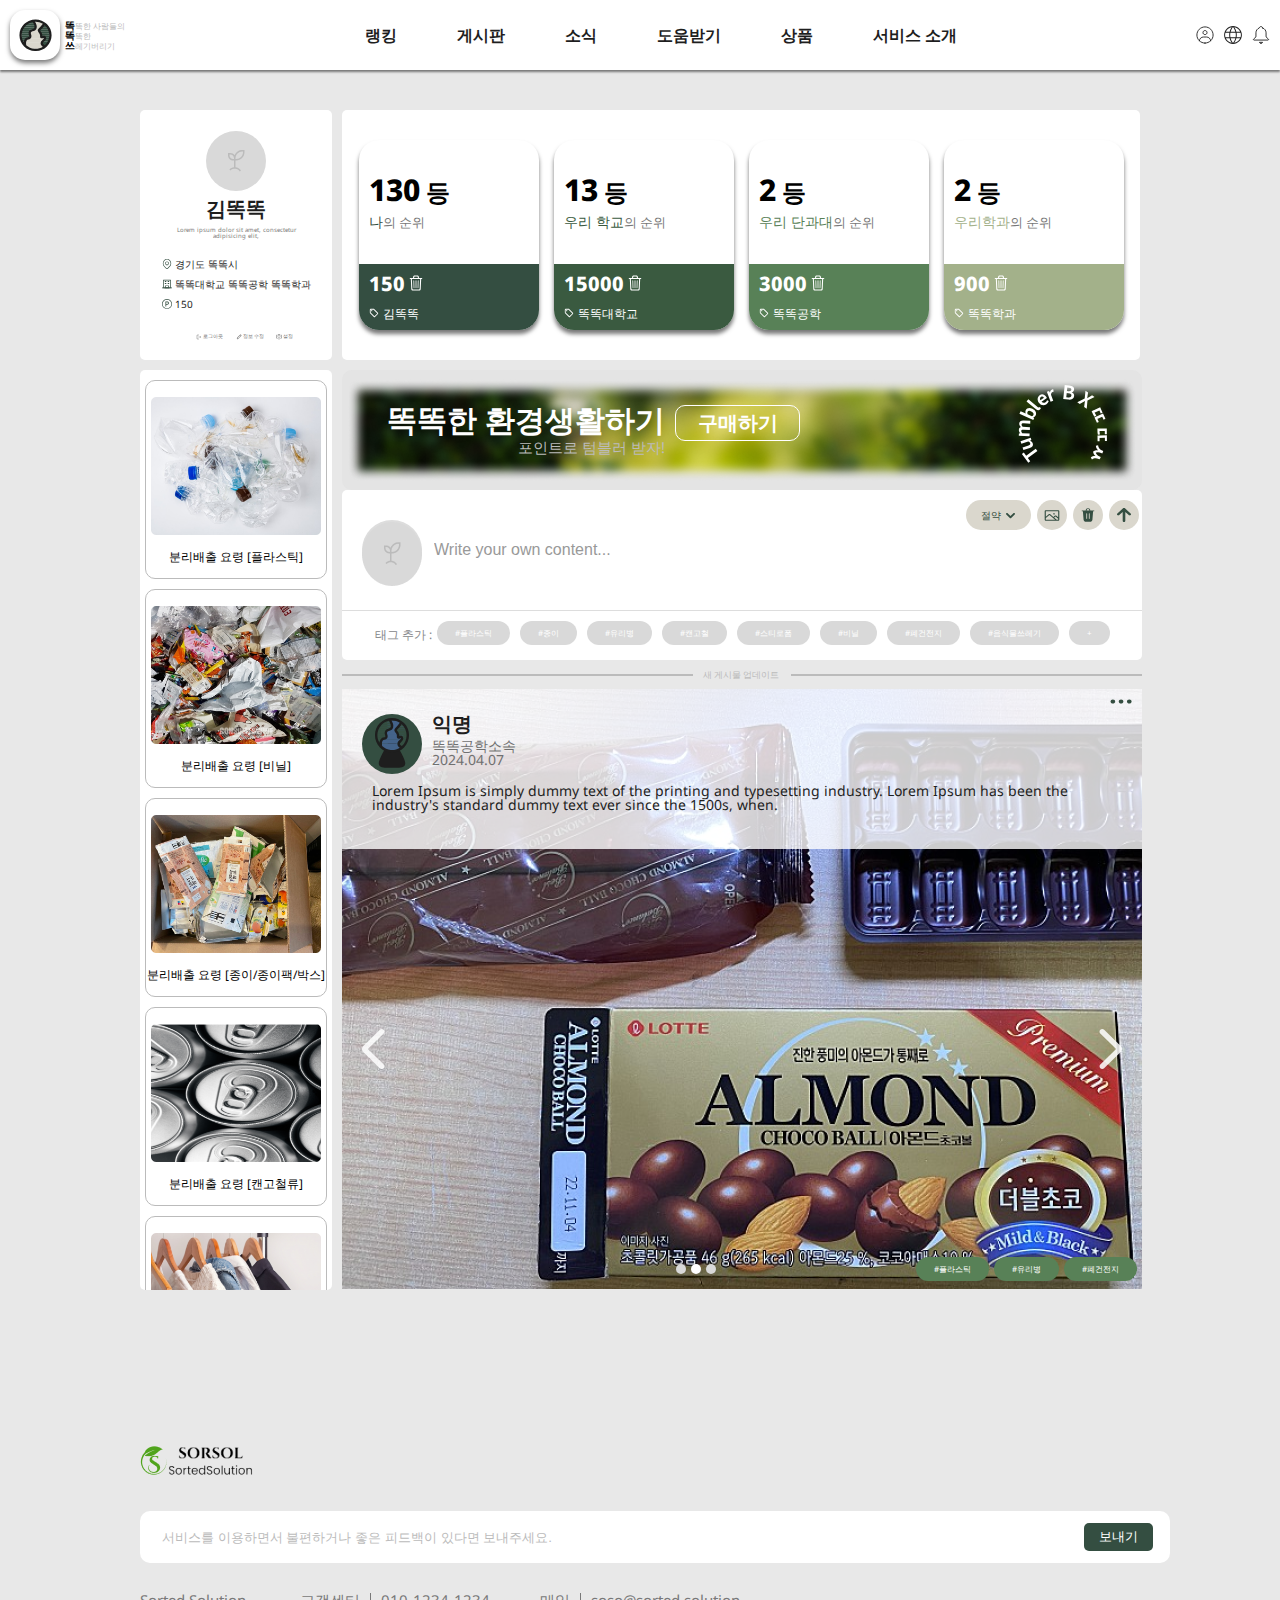
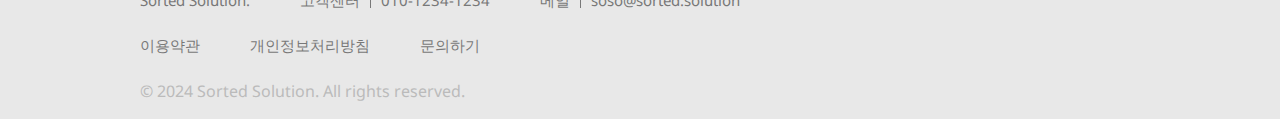
<file: index.html>
<!DOCTYPE html>
<html lang="ko">
<head>
    <meta charset="UTF-8">
    <meta name="viewport" content="width=device-width, initial-scale=1.0">
    <title>똑똑쓰 : 똑똑한 사람들의 똑똑한 쓰레기버리기</title>
    
    <link href='https://fonts.googleapis.com/css?family=Noto Sans' rel='stylesheet'>
    <link rel="stylesheet" type="text/css" href="./styles/main.css">
    <link rel="stylesheet" type="text/css" href="./styles/menu.css">
    <link rel="stylesheet" type="text/css" href="./styles/home.css">
    <link rel="stylesheet" href="./styles/footer.css">
    <link rel="icon" href="./assets/logo.png">
</head>
<body>
    <div class="menu">
        <div class="menu-wrap">
            <div class="menu-icon-left">
                <div class="main-icon">
                    <a class="main-icon-img" href="./index.html">
                        <img src="./assets/icon/logo-inner.svg"/>
                    </a>
                    <a class="main-icon-text" href="./index.html">
                        <span><mark>똑</mark>똑한 사람들의</span>
                        <span><mark>똑</mark>똑한</span>
                        <span><mark>쓰</mark>레기버리기</span>
                    </a>
                </div>
            </div>
            <div class="menu-content">
                <span><a href="./pages/rankingPage.html">랭킹</a></span>
                <span><a href="./pages/communityPage.html">게시판</a></span>
                <span><a href="./pages/examplePage.html">소식</a></span>
                <span><a href="./pages/sortedPage.html">도움받기</a></span>
                <span><a href="./pages/goodsPage.html">상품</a></span>
                <span><a href="./pages/introductionPage.html">서비스 소개</a></span>
            </div>
            <div class="menu-icon-right">
                <img src="./assets/icon/menu-user.svg"/>
                <img src="./assets/icon/menu-lang.svg"/>
                <img src="./assets/icon/menu-alarm.svg"/>
            </div>
        </div>
    </div>
    

    <div class="content">
        <div class="content-center">
            <div class="user-rank">
                <div class="user layout-box">
                    <div class="user-top">
                        <div class="user-icon">
                            <img src="./assets/icon/user-icon.svg" alt="">
                        </div>
                        <span class="user-name">김똑똑</span>
                        <span class="user-subtext">Lorem ipsum dolor sit amet, consectetur adipisicing elit,</span>
                    </div>
                    <div class="user-middle">
                        <div class="user-text">
                            <img src="./assets/icon/user-position.svg" alt="">
                            <span>경기도 똑똑시</span>
                        </div>
                        <div class="user-text">
                            <img src="./assets/icon/user-school.svg" alt="">
                            <span>똑똑대학교 똑똑공학 똑똑학과</span>
                        </div>
                        <div class="user-text">
                            <img src="./assets/icon/user-point.svg" alt="">
                            <span>150</span>
                        </div>
                    </div>
                    <div class="user-bottom">
                        <div class="user-set">
                            <img src="./assets/icon/user-logout.svg" alt="">
                            <span>로그아웃</span>
                        </div>
                        <div class="user-set">
                            <img src="./assets/icon/user-write.svg" alt="">
                            <span>정보 수정</span>
                        </div>
                        <div class="user-set">
                            <img src="./assets/icon/user-setting.svg" alt="">
                            <span>설정</span>
                        </div>
                    </div>
                </div>
                <div class="rank layout-box">
                    <div class="rank-box">
                        <div class="rank-box-top">
                            <span class="rank-span-num"><mark>130</mark> 등</span>
                            <span class="rank-span-text"><mark style="color: #344e41;">나</mark>의 순위</span>
                        </div>
                        <div class="rank-box-bottom" style="background-color: #344e41;">
                            <div>
                                <span class="rank-box-point">150</span>
                                <img src="./assets/icon/rankbox-trash.svg" alt="">
                            </div>
                            <div>
                                <img src="./assets/icon/rankbox-nametag.svg" alt="">
                                <span class="rank-box-nametag">김똑똑</span>
                            </div>
                        </div>
                        
                    </div>
                    <div class="rank-box">
                        <div class="rank-box-top">
                            <span class="rank-span-num"><mark>13</mark> 등</span>
                            <span class="rank-span-text"><mark style="color: #3a5a40;">우리 학교</mark>의 순위</span>
                        </div>
                        <div class="rank-box-bottom" style="background-color: #3a5a40;">
                            <div>
                                <span class="rank-box-point">15000</span>
                                <img src="./assets/icon/rankbox-trash.svg" alt="">
                            </div>
                            <div>
                                <img src="./assets/icon/rankbox-nametag.svg" alt="">
                                <span class="rank-box-nametag">똑똑대학교</span>
                            </div>
                        </div>
                        
                    </div>
                    <div class="rank-box">
                        <div class="rank-box-top">
                            <span class="rank-span-num"><mark>2</mark> 등</span>
                            <span class="rank-span-text"><mark style="color: #588157;">우리 단과대</mark>의 순위</span>
                        </div>
                        <div class="rank-box-bottom" style="background-color: #588157;">
                            <div>
                                <span class="rank-box-point">3000</span>
                                <img src="./assets/icon/rankbox-trash.svg" alt="">
                            </div>
                            <div>
                                <img src="./assets/icon/rankbox-nametag.svg" alt="">
                                <span class="rank-box-nametag">똑똑공학</span>
                            </div>
                        </div>
                        
                    </div>
                    <div class="rank-box">
                        <div class="rank-box-top">
                            <span class="rank-span-num"><mark>2</mark> 등</span>
                            <span class="rank-span-text"><mark style="color: #a3b18a;">우리학과</mark>의 순위</span>
                        </div>
                        <div class="rank-box-bottom" style="background-color: #a3b18a;">
                            <div>
                                <span class="rank-box-point">900</span>
                                <img src="./assets/icon/rankbox-trash.svg" alt="">
                            </div>
                            <div>
                                <img src="./assets/icon/rankbox-nametag.svg" alt="">
                                <span class="rank-box-nametag">똑똑학과</span>
                            </div>
                        </div>
                        
                    </div>
                </div>
            </div>

            <div class="sorted-community">
                <div class="sorted layout-box scrollbar">
                    <div class="sorted-box">
                        <img src="./assets/plasticsorted.png" alt="">
                        <span>[플라스틱] 분리배출 요령</span>
                    </div>
                    <div class="sorted-box">
                        <img src="./assets/vinylsorted.png" alt="">
                        <span>[비닐] 분리배출 요령</span>
                    </div>
                    <div class="sorted-box">
                        <img src="./assets/papersorted.png" alt="">
                        <span>[종이/종이팩/박스] 분리배출 요령</span>
                    </div>
                    <div class="sorted-box">
                        <img src="./assets/cansorted.png" alt="">
                        <span>[캔고철류] 분리배출 요령</span>
                    </div>
                    <div class="sorted-box">
                        <img src="./assets/clothsorted.png" alt="">
                        <span>[의류/원단] 분리배출 요령</span>
                    </div>
                    <div class="sorted-box">
                        <img src="./assets/transplasticsorted.png" alt="">
                        <span>[투명 플라스틱] 분리배출 요령</span>
                    </div>
                </div>

                <div class="community">
                    <div class="banner">
                        <div class="banner-img">
                            <div style="display: flex; padding : 40px; gap : 10px;">
                                <div style="display: flex; flex-direction : column; align-items :flex-end; gap : 5px;">
                                    <span style="font-size: 30px; font-weight : bold; color : #ffffff;">똑똑한 환경생활하기</span>
                                    <span style="font-size: 15px; color : #bbbbbb;">포인트로 텀블러 받자!</span>
                                </div>
                                <button>구매하기</button>
                            </div>
                            <img src="./assets/icon/banner-text.svg" alt="" class="banner-text-img" style="margin-top: 10px;">
                        </div>
                    </div>
                    <div style="display: flex; flex-direction:column; gap : 10px;">
                        <div class="community-write">
                            <div class="community-write-content">
                                <div class="community-write-content--left">
                                    <div class="write-user">
                                        <img src="./assets/home-user.png" alt="">
                                    </div>
                                    <input type="text" placeholder="Write your own content...">
                                </div>
                                <div class="community-write-content--right">
                                    <div class="div-icon">
                                        <div class="icon-togle">
                                            <span>절약</span>
                                            <img src="./assets/icon/down-green.svg" alt="">
                                        </div>
                                        <div class="icon-box">
                                            <img src="./assets/icon/community-img-icon.svg" alt="">
                                        </div>
                                        <div class="icon-box">
                                            <img src="./assets/icon/community-trash-icon.svg" alt="">
                                        </div>
                                        <div class="icon-box">
                                            <img src="./assets/icon/community-up-icon.svg" alt="">
                                        </div>
                                    </div>
                                </div>
                            </div>
                            <div class="community-write-tag">
                                <div>
                                    <span class="tag-text">태그 추가 : </span>
                                </div>
                                <div class="tag-wrap">
                                    <div class="tag">#플라스틱</div>
                                    <div class="tag">#종이</div>
                                    <div class="tag">#유리병</div>
                                    <div class="tag">#캔고철</div>
                                    <div class="tag">#스티로폼</div>
                                    <div class="tag">#비닐</div>
                                    <div class="tag">#폐건전지</div>
                                    <div class="tag">#음식물쓰레기</div>
                                    <div class="tag">+</div>
                                </div>
                            </div>
                        </div>
                        
                        <div class="community-line">
                            <div class="left-line"></div>
                            <span class="line-text" style="font-size: 9px;">새 게시물 업데이트</span>
                            <div class="right-line"></div>
                        </div>

                        <div class="community-content">
                            <div class="community-post">
                                <div class="community-post-img" style="width: 800px; height : 600px; background-image: url(../assets/com1picture.png);">
                                    <div class="community-post-header">
                                        <div class="set-div">
                                            <img src="../assets/icon/community-setting-icon.svg" alt="">
                                        </div>
                                        <div class="user">
                                            <div class="write-user" style="background-color: #344E41;">
                                                <img src="../assets/icon/community-user.svg" alt="">
                                            </div>
                                            <div class="post-user">
                                                <div class="username">익명</div>
                                                <div class="userset">
                                                    <span>똑똑공학소속</span>
                                                    <span>2024.04.07</span>
                                                </div>
                                            </div>
                                        </div>
                                        <div class="post-content">
                                            Lorem Ipsum is simply dummy text of the printing and typesetting industry. Lorem Ipsum has been the industry's standard dummy text ever since the 1500s, when.
                                        </div>
                                    </div>
                                    <div class="community-post-center">
                                        <img src="../assets/icon/community-left-icon.svg" alt="">
                                        <img src="../assets/icon/community-right-icon.svg" alt="">
                                    </div>
                                    <div class="community-post-footer">
                                        <div class="right-box">
                                            <img src="../assets/icon/community-img-numbering.svg" alt="">
                                            <div class="tag-box">
                                                <div class="tag" style="background-color: #588157;">#플라스틱</div>
                                                <div class="tag" style="background-color: #588157;">#유리병</div>
                                                <div class="tag" style="background-color: #588157;">#폐건전지</div>
                                            </div>
                                        </div>
                                    </div>
                                </div>
                                <div class="community-post-log">
                                    <div class="log-keyword-div">
                                        <img src="../assets/icon/community-like.svg" alt="">
                                        <span>좋아요</span>
                                    </div>
                                    <div class="log-keyword-div">
                                        <img src="../assets/icon/community-comment.svg" alt="">
                                        <span>댓글</span>
                                        <span>8</span>
                                    </div>
                                    <div class="log-keyword-div">
                                        <img src="../assets/icon/community-see.svg" alt="">
                                        <span>조회</span>
                                        <span>40</span>
                                    </div>
                                </div>
                            </div>
                            <div class="community-post">
                                <div class="community-post-img" style="width: 800px; height : 600px; background-image: url(../assets/com2picture.png);">
                                    <div class="community-post-header">
                                        <div class="set-div">
                                            <img src="../assets/icon/community-setting-icon.svg" alt="">
                                        </div>
                                        <div class="user">
                                            <div class="write-user" style="background-color: #588157;">
                                                <img src="../assets/icon/community-user.svg" alt="">
                                            </div>
                                            <div class="post-user">
                                                <div class="username">익명</div>
                                                <div class="userset">
                                                    <span>똑똑공학소속</span>
                                                    <span>2024.04.07</span>
                                                </div>
                                            </div>
                                        </div>
                                        <div class="post-content">
                                            Lorem Ipsum is simply dummy text of the printing and typesetting industry. Lorem Ipsum has been the industry's standard dummy text ever since the 1500s, when.
                                        </div>
                                    </div>
                                    <div class="community-post-center">
                                        <img src="../assets/icon/community-left-icon.svg" alt="">
                                        <img src="../assets/icon/community-right-icon.svg" alt="">
                                    </div>
                                    <div class="community-post-footer">
                                        <div class="right-box">
                                            <img src="../assets/icon/community-img-numbering.svg" alt="">
                                            <div class="tag-box">
                                                <div class="tag" style="background-color: #588157;">#플라스틱</div>
                                                <div class="tag" style="background-color: #588157;">#유리병</div>
                                                <div class="tag" style="background-color: #588157;">#폐건전지</div>
                                            </div>
                                        </div>
                                    </div>
                                </div>
                                <div class="community-post-log">
                                    <div class="log-keyword-div">
                                        <img src="../assets/icon/community-like.svg" alt="">
                                        <span>좋아요</span>
                                    </div>
                                    <div class="log-keyword-div">
                                        <img src="../assets/icon/community-comment.svg" alt="">
                                        <span>댓글</span>
                                        <span>8</span>
                                    </div>
                                    <div class="log-keyword-div">
                                        <img src="../assets/icon/community-see.svg" alt="">
                                        <span>조회</span>
                                        <span>40</span>
                                    </div>
                                </div>
                            </div>
                        </div>
                    </div>
                    
                </div>
                
            </div>
    </div>
</div>
<div style="width: 100vw; display : flex; justify-content:center;">
    <div class="footer">
        <div class="company">
            <img src="../assets/SorSollogo.png" alt="">
            <img src="../assets/SorSolfont.png" alt="">
        </div>
        <div class="input">
            <input type="text" placeholder="서비스를 이용하면서 불편하거나 좋은 피드백이 있다면 보내주세요.">
            <button>보내기</button>
        </div>
        <div class="footer-content">
            <div class="footer-content-up">
                <span>Sorted Solution.</span>
                <div>
                    <span>고객센터</span>
                    <div></div>
                    <span>010-1234-1234</span>
                </div>
                <div>
                    <span>메일</span>
                    <div></div>
                    <span>soso@sorted.solution</span>
                </div>
            </div>
            <div class="footer-content-bottom">
                <span>이용약관</span>
                <span>개인정보처리방침</span>
                <span>문의하기</span>
            </div>
        </div>
        <span>© 2024 Sorted Solution. All rights reserved.</span>
    </div>
</div>

</body>
</html>
</file>
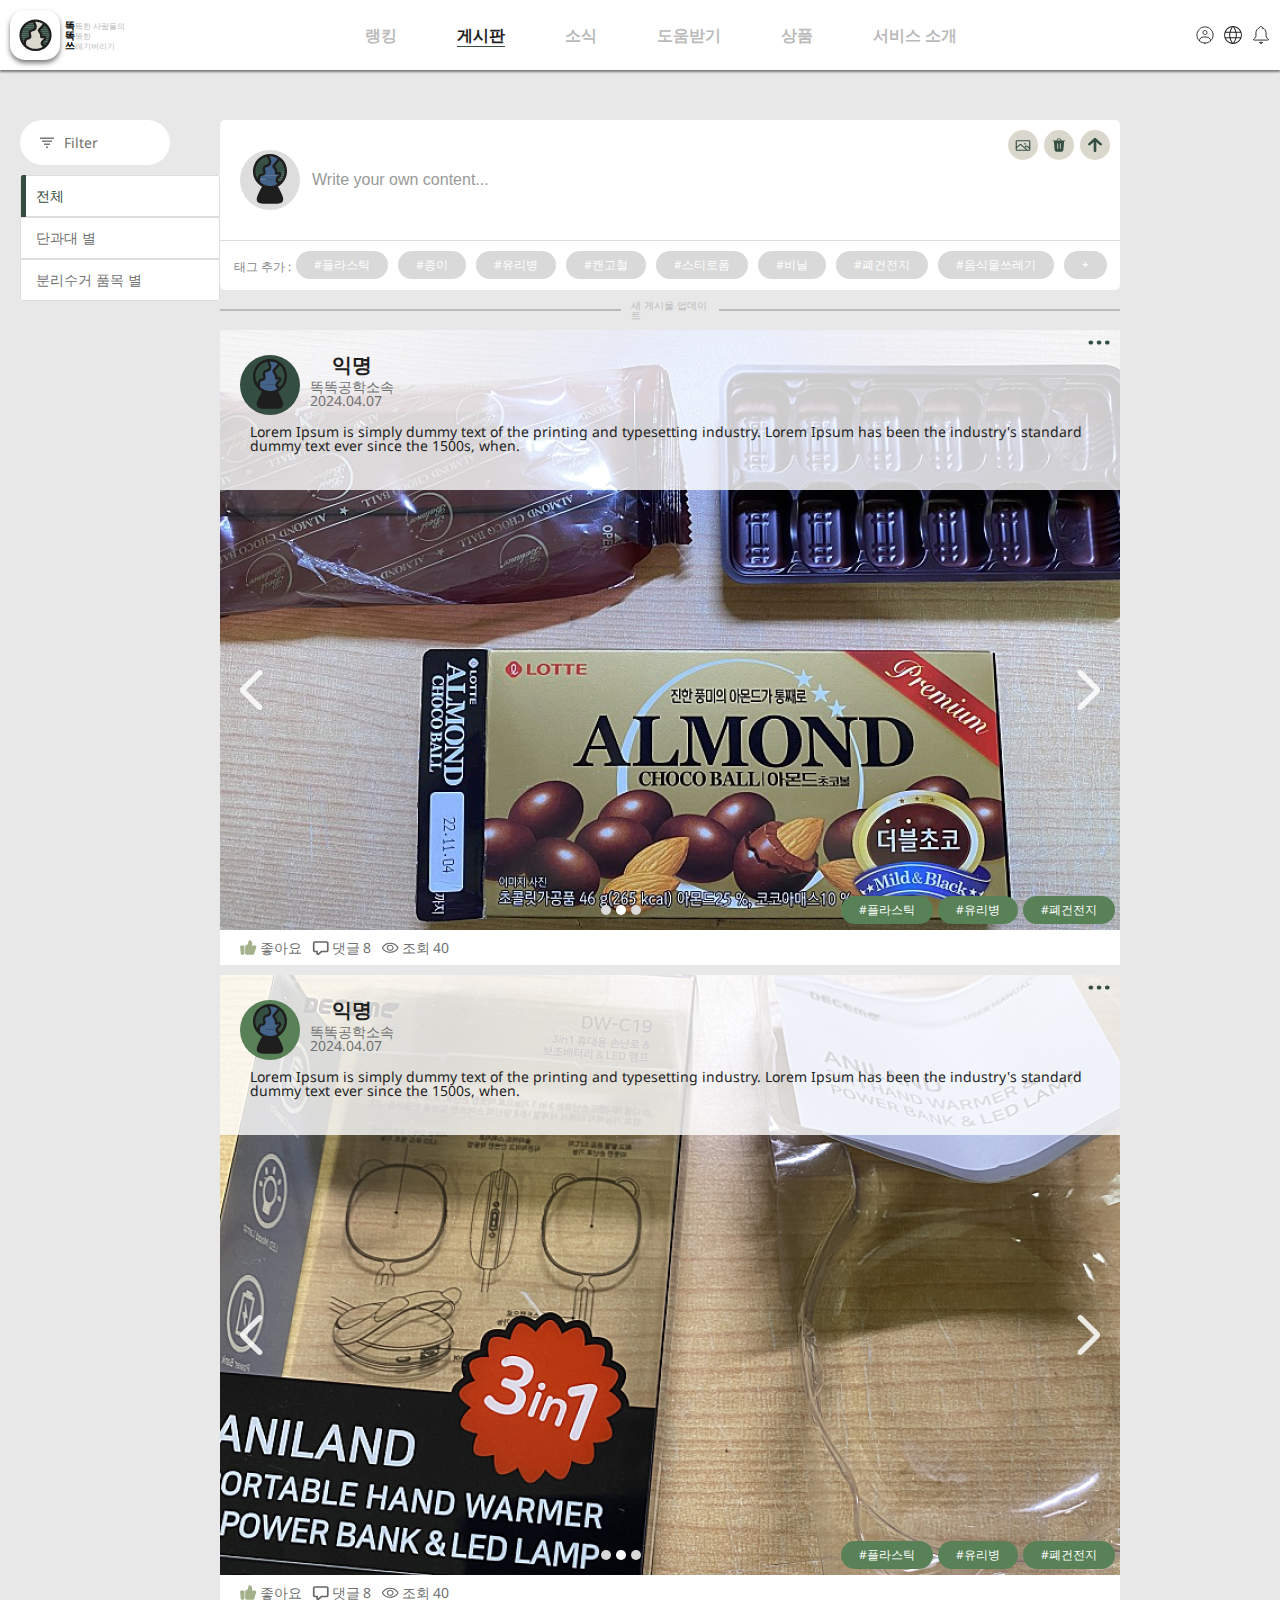
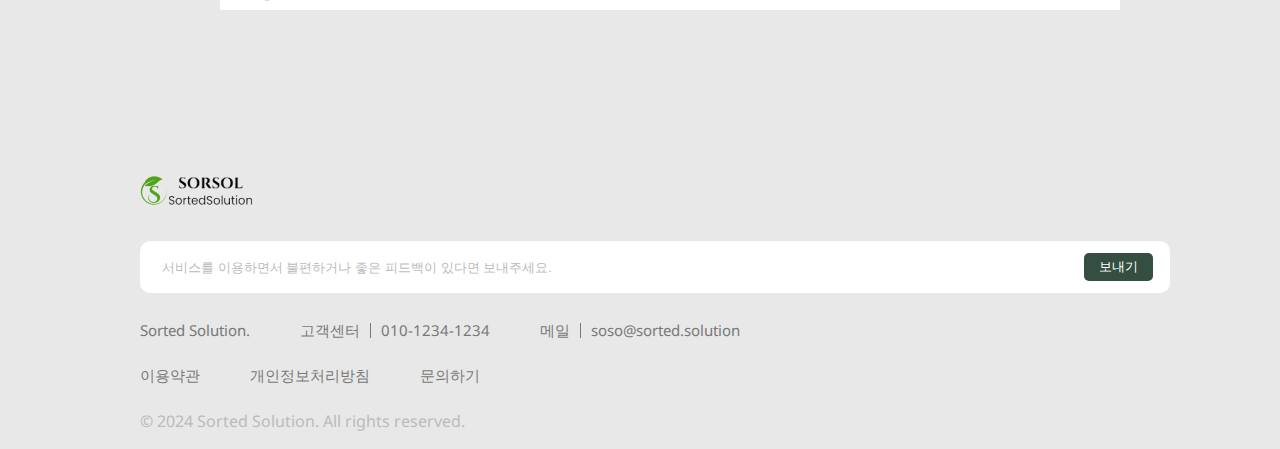
<file: pages/communityPage.html>
<!DOCTYPE html>
<html lang="en">
<head>
    <meta charset="UTF-8">
    <meta name="viewport" content="width=device-width, initial-scale=1.0">
    <title>똑똑쓰 : 커뮤니티 게시판</title>
    <link rel="stylesheet" href="../styles/community.css">
    <link href='https://fonts.googleapis.com/css?family=Noto Sans' rel='stylesheet'>
    <link rel="stylesheet" type="text/css" href="../styles/menu.css">
    <link rel="stylesheet" href="../styles/main.css">
    <link rel="stylesheet" href="../styles/community.css">
    <link rel="stylesheet" href="../styles/footer.css">
    <link rel="icon" href="../assets/logo.png">
</head>
<body>
    <div class="menu">
        <div class="menu-wrap">
            <div class="menu-icon-left">
                <div class="main-icon">
                    <a class="main-icon-img" href="../index.html">
                        <img src="../assets/icon/logo-inner.svg"/>
                    </a>
                    <a class="main-icon-text" href="../index.html">
                        <span><mark>똑</mark>똑한 사람들의</span>
                        <span><mark>똑</mark>똑한</span>
                        <span><mark>쓰</mark>레기버리기</span>
                    </a>
                </div>
            </div>
            <div class="menu-content">
                <span><a href="./rankingPage.html" style="color: #bbbbbb;">랭킹</a></span>
                <span><a href="./communityPage.html" style="border-bottom: 1px solid #344E41;">게시판</a></span>
                <span><a href="./examplePage.html" style="color: #bbbbbb;">소식</a></span>
                <span><a href="./sortedPage.html" style="color: #bbbbbb;">도움받기</a></span>
                <span><a href="./goodsPage.html" style="color: #bbbbbb;">상품</a></span>
                <span><a href="./introductionPage.html" style="color: #bbbbbb;">서비스 소개</a></span>
            </div>
            <div class="menu-icon-right">
                <img src="../assets/icon/menu-user.svg"/>
                <img src="../assets/icon/menu-lang.svg"/>
                <img src="../assets/icon/menu-alarm.svg"/>
            </div>
        </div>
    </div>

    <div class="content" style="width: 100vw; display : flex; justify-content:center;">
        <div class="wrap" style="width: 100%;">
            <div class="filter-box">
                <div class="filter-header">
                    <img src="../assets/icon/filter-icon.svg" alt="">
                    <span>Filter</span>
                </div>
                <ul class="filter-ul">
                    <li>
                        <div class="filter-check" style="background-color: #344E41;"></div>
                        <span style="color: #344E41;">전체</span>
                    </li>
                    <li>
                        <div class="filter-check"></div>
                        <span>단과대 별</span>
                    </li>
                    <li>
                        <div class="filter-check"></div>
                        <span>분리수거 품목 별</span>
                    </li>
                </ul>
            </div>
            <div class="community-box">
                <div class="community-write">
                    <div class="community-write-content">
                        <div class="community-write-content--left">
                            <div class="write-user">
                                <img src="../assets/icon/community-user.svg" alt="">
                            </div>
                            <input type="text" placeholder="Write your own content...">
                        </div>
                        <div class="community-write-content--right">
                            <div class="div-icon">
                                <div class="icon-box">
                                    <img src="../assets/icon/community-img-icon.svg" alt="">
                                </div>
                                <div class="icon-box">
                                    <img src="../assets/icon/community-trash-icon.svg" alt="">
                                </div>
                                <div class="icon-box">
                                    <img src="../assets/icon/community-up-icon.svg" alt="">
                                </div>
                            </div>
                        </div>
                    </div>
                    <div class="community-write-tag">
                        <div>
                            <span class="tag-text">태그 추가 : </span>
                        </div>
                        <div class="tag-wrap">
                            <div class="tag">#플라스틱</div>
                            <div class="tag">#종이</div>
                            <div class="tag">#유리병</div>
                            <div class="tag">#캔고철</div>
                            <div class="tag">#스티로폼</div>
                            <div class="tag">#비닐</div>
                            <div class="tag">#폐건전지</div>
                            <div class="tag">#음식물쓰레기</div>
                            <div class="tag">+</div>
                        </div>
                    </div>
                </div>
                
                <div class="community-line" style="width: 100%;">
                    <div class="left-line"></div>
                    <span class="line-text">새 게시물 업데이트</span>
                    <div class="right-line"></div>
                </div>

                <div class="community-post">
                    <div class="community-post-img" style="width: 900px; height : 600px; background-image: url(../assets/com1picture.png);">
                        <div class="community-post-header">
                            <div class="set-div">
                                <img src="../assets/icon/community-setting-icon.svg" alt="">
                            </div>
                            <div class="user">
                                <div class="write-user" style="background-color: #344E41;">
                                    <img src="../assets/icon/community-user.svg" alt="">
                                </div>
                                <div class="post-user">
                                    <div class="username">익명</div>
                                    <div class="userset">
                                        <span>똑똑공학소속</span>
                                        <span>2024.04.07</span>
                                    </div>
                                </div>
                            </div>
                            <div class="post-content">
                                Lorem Ipsum is simply dummy text of the printing and typesetting industry. Lorem Ipsum has been the industry's standard dummy text ever since the 1500s, when.
                            </div>
                        </div>
                        <div class="community-post-center">
                            <img src="../assets/icon/community-left-icon.svg" alt="">
                            <img src="../assets/icon/community-right-icon.svg" alt="">
                        </div>
                        <div class="community-post-footer">
                            <div class="right-box">
                                <img src="../assets/icon/community-img-numbering.svg" alt="">
                                <div class="tag-box">
                                    <div class="tag" style="background-color: #588157;">#플라스틱</div>
                                    <div class="tag" style="background-color: #588157;">#유리병</div>
                                    <div class="tag" style="background-color: #588157;">#폐건전지</div>
                                </div>
                            </div>
                        </div>
                    </div>
                    <div class="community-post-log">
                        <div class="log-keyword-div">
                            <img src="../assets/icon/community-like.svg" alt="">
                            <span>좋아요</span>
                        </div>
                        <div class="log-keyword-div">
                            <img src="../assets/icon/community-comment.svg" alt="">
                            <span>댓글</span>
                            <span>8</span>
                        </div>
                        <div class="log-keyword-div">
                            <img src="../assets/icon/community-see.svg" alt="">
                            <span>조회</span>
                            <span>40</span>
                        </div>
                    </div>
                </div>
                <div class="community-post">
                    <div class="community-post-img" style="width: 900px; height : 600px; background-image: url(../assets/com2picture.png);">
                        <div class="community-post-header">
                            <div class="set-div">
                                <img src="../assets/icon/community-setting-icon.svg" alt="">
                            </div>
                            <div class="user">
                                <div class="write-user" style="background-color: #588157;">
                                    <img src="../assets/icon/community-user.svg" alt="">
                                </div>
                                <div class="post-user">
                                    <div class="username">익명</div>
                                    <div class="userset">
                                        <span>똑똑공학소속</span>
                                        <span>2024.04.07</span>
                                    </div>
                                </div>
                            </div>
                            <div class="post-content">
                                Lorem Ipsum is simply dummy text of the printing and typesetting industry. Lorem Ipsum has been the industry's standard dummy text ever since the 1500s, when.
                            </div>
                        </div>
                        <div class="community-post-center">
                            <img src="../assets/icon/community-left-icon.svg" alt="">
                            <img src="../assets/icon/community-right-icon.svg" alt="">
                        </div>
                        <div class="community-post-footer">
                            <div class="right-box">
                                <img src="../assets/icon/community-img-numbering.svg" alt="">
                                <div class="tag-box">
                                    <div class="tag" style="background-color: #588157;">#플라스틱</div>
                                    <div class="tag" style="background-color: #588157;">#유리병</div>
                                    <div class="tag" style="background-color: #588157;">#폐건전지</div>
                                </div>
                            </div>
                        </div>
                    </div>
                    <div class="community-post-log">
                        <div class="log-keyword-div">
                            <img src="../assets/icon/community-like.svg" alt="">
                            <span>좋아요</span>
                        </div>
                        <div class="log-keyword-div">
                            <img src="../assets/icon/community-comment.svg" alt="">
                            <span>댓글</span>
                            <span>8</span>
                        </div>
                        <div class="log-keyword-div">
                            <img src="../assets/icon/community-see.svg" alt="">
                            <span>조회</span>
                            <span>40</span>
                        </div>
                    </div>
                </div>
                
            </div>
        </div>
    </div>
    <div style="width: 100vw; display : flex; justify-content : center">
        <div class="footer">
            <div class="company">
                <img src="../assets/SorSollogo.png" alt="">
                <img src="../assets/SorSolfont.png" alt="">
            </div>
            <div class="input">
                <input type="text" placeholder="서비스를 이용하면서 불편하거나 좋은 피드백이 있다면 보내주세요.">
                <button>보내기</button>
            </div>
            <div class="footer-content">
                <div class="footer-content-up">
                    <span>Sorted Solution.</span>
                    <div>
                        <span>고객센터</span>
                        <div></div>
                        <span>010-1234-1234</span>
                    </div>
                    <div>
                        <span>메일</span>
                        <div></div>
                        <span>soso@sorted.solution</span>
                    </div>
                </div>
                <div class="footer-content-bottom">
                    <span>이용약관</span>
                    <span>개인정보처리방침</span>
                    <span>문의하기</span>
                </div>
            </div>
            <span>© 2024 Sorted Solution. All rights reserved.</span>
        </div>
    </div>
</body>
</html>
</file>
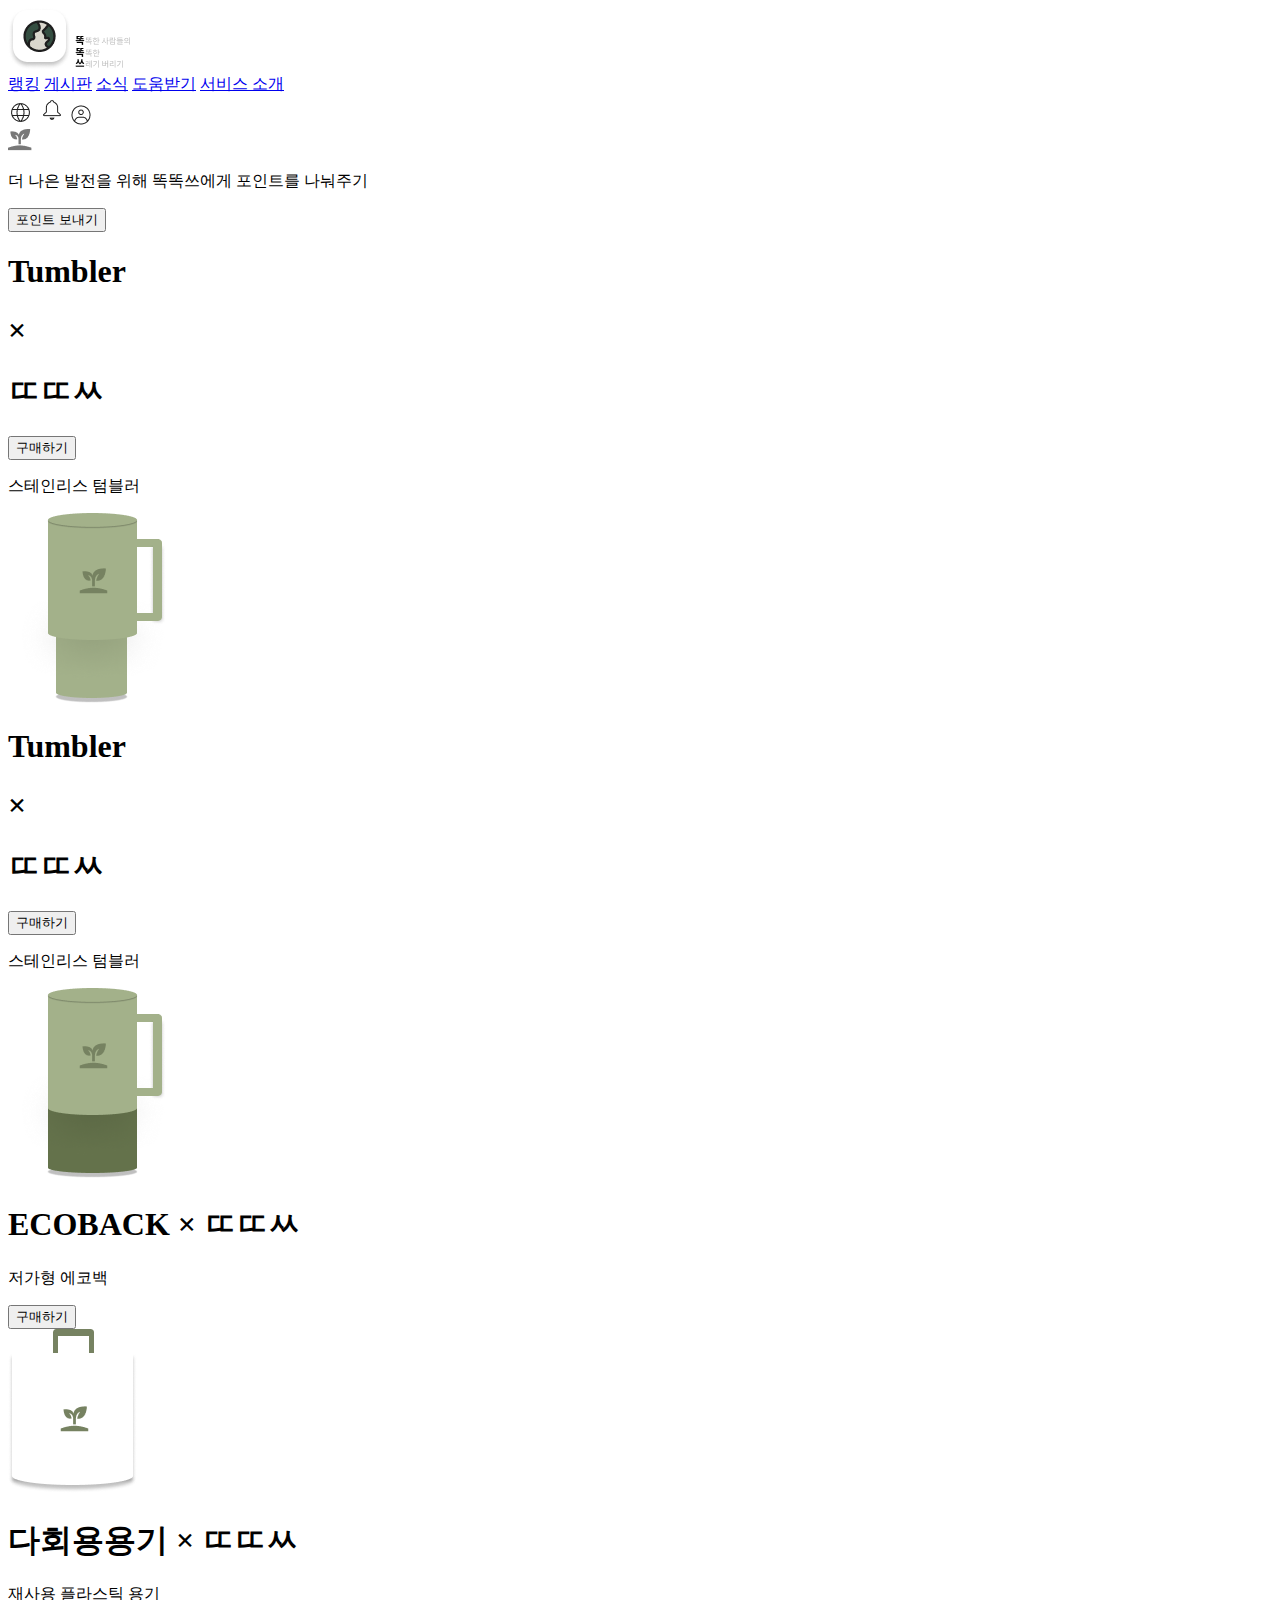
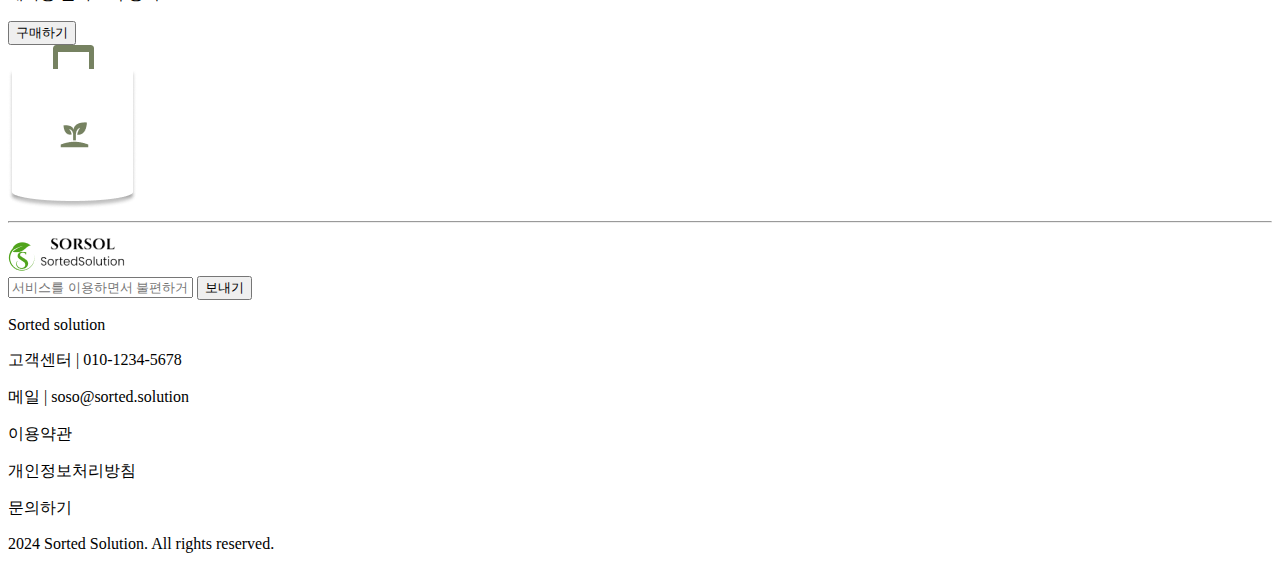
<file: pages/goods.html>
<!DOCTYPE html>
<html lang="en">
<head>
    <meta charset="UTF-8">
    <meta name="viewport" content="width=device-width, initial-scale=1.0">
    <title>goods</title>
    <link rel="stylesheet" href="../styles/goods.css">
</head>
<body>
    <div id="top">
        <div id = "t-img">
            <img src = "../assets/logo.png" alt = "똑똑쓰 로고">
            <img id ="fontlogo" src = "../assets/fontlogo.png" alt = "똑똑쓰 폰트로고">
        </div>

        <div class="middle">
            <a href="http://127.0.0.1:5500/main-fork/pages/ranking.html">랭킹</a>
            <a href="http://127.0.0.1:5500/main-fork/pages/community.html">게시판</a>
            <a href="http://127.0.0.1:5500/main-fork/pages/notpage.html">소식</a>
            <a href="http://127.0.0.1:5500/main-fork/pages/sorted.html">도움받기</a>
            <a href="http://127.0.0.1:5500/main-fork/pages/introduction.html">서비스 소개</a>
        </div>
        
        <div id="right">
            <img src = "../assets/earth.png" alt = "지구">
            <img src = "../assets/alert.png" alt = "알림">
            <img src = "../assets/mypage.png" alt = "마이페이지">
        </div>
    </div>
    <div id="maincss">
        <div id ="main">
            <div id ="sendpoint">
                <img src = "../assets/plant.png" alt = "화분">
                <p>더 나은 발전을 위해 똑똑쓰에게 포인트를 나눠주기</p>
                <button>포인트 보내기</button>
            </div>
            <div id ="tumblerAB">
                <div id ="tumblerA">
                    <div>
                        <h1>Tumbler</h1>
                        <h1>×</h1>  
                        <h1>ㄸㄸㅆ</h1>
                        <button>구매하기</button>
                        <p>스테인리스 텀블러</p>
                    </div>
                    <div>
                        <img src="../assets/TumblerA.png" alt = "텀블러A">
                    </div>
                    <div>
                        <div class="circleone"></div>
                        <div class="circletwo"></div>
                        <div class="circlethree"></div>
                        <div class="circlefour"></div>
                    </div>
                </div>
                <div id = "tumblerB">
                    <div>
                        <h1>Tumbler</h1>
                        <h1>×</h1>  
                        <h1>ㄸㄸㅆ</h1>
                        <button>구매하기</button>
                        <p>스테인리스 텀블러</p>
                    </div>
                    <div>
                        <img src="../assets/TumblerB.png" alt = "텀블러B">
                    </div>
                    <div>
                        <div class="circleone"></div>
                        <div class="circletwo"></div>
                        <div class="circlethree"></div>
                        <div class="circlefour"></div>
                    </div>
                </div>
            </div>
            <div id ="echoplastic">
                <div id = "ecoback">
                    <div>
                        <h1>ECOBACK  ×  ㄸㄸㅆ</h1>
                        <p>저가형 에코백</p>
                        <button>구매하기</button>
                    </div>
                    <div>
                        <img src="../assets/ecoback.png" alt = "에코백">
                    </div>
                    <div>
                        <div class="circleone"></div>
                        <div class="circletwo"></div>
                        <div class="circlethree"></div>
                        <div class="circlefour"></div>
                    </div>
                </div>
                <div id ="plastic">
                    <div>
                        <h1>다회용용기  ×  ㄸㄸㅆ</h1>
                        <p>재사용 플라스틱 용기</p>
                        <button>구매하기</button>
                    </div>
                    <div>
                        <img src="../assets/ecoback.png" alt = "재사용 플라스틱">
                    </div>
                    <div>
                        <div class="circleone"></div>
                        <div class="circletwo"></div>
                        <div class="circlethree"></div>
                        <div class="circlefour"></div>
                    </div>
                </div>
            </div>
        </div>
    </div>
    <footer>
        <hr>
        <div id = "footmargin">
            <img src="../assets/SorSollogo.png" alt="SorSollogo">
            <img src="../assets/SorSolfont.png" alt="SorSolfont">
            <br>
            <div class="input-wrapper">
                <input type="text" placeholder="서비스를 이용하면서 불편하거나 좋은 피드백이 있다면 보내주세요.">
                <button type="button">보내기</button>
            </div> 
            <div class = "footfont">
                <p>Sorted solution</p>
                <p>고객센터 | 010-1234-5678</p>
                <p>메일 | soso@sorted.solution</p>
            </div>
            <div class="footfont">
                <p>이용약관</p>
                <p>개인정보처리방침</p>
                <p>문의하기</p>
            </div>
            <p id ="lastfooter">2024 Sorted Solution. All rights reserved.</p>
        </div>
    </footer>
</body>
</html>
</file>
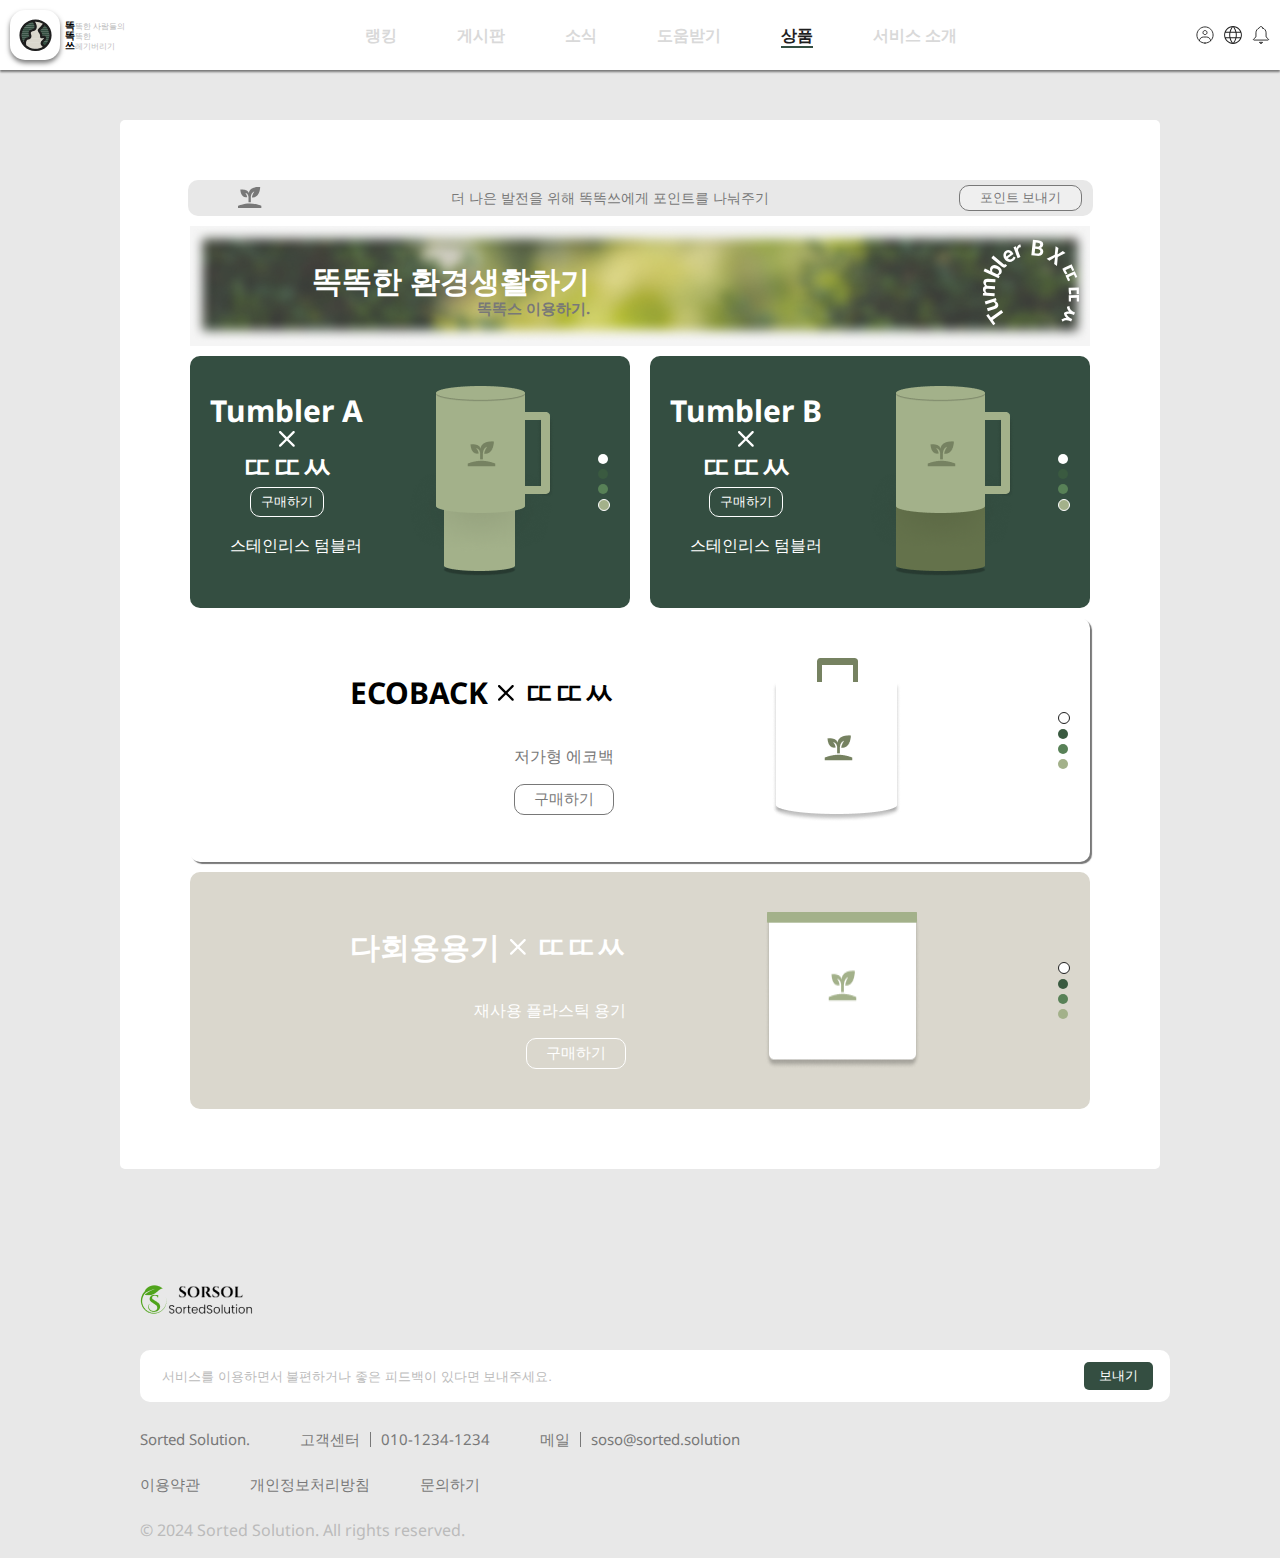
<file: pages/goodsPage.html>
<!DOCTYPE html>
<html lang="en">
<head>
    <meta charset="UTF-8">
    <meta name="viewport" content="width=device-width, initial-scale=1.0">
    <title>똑똑쓰 : 상품</title>
    <link rel="stylesheet" href="../styles/goods.css">
    <link rel="stylesheet" href="../styles/main.css">
    <link href='https://fonts.googleapis.com/css?family=Noto Sans' rel='stylesheet'>
    <link rel="stylesheet" type="text/css" href="../styles/menu.css">
    <link rel="stylesheet" href="../styles/footer.css">
    <link rel="icon" href="../assets/logo.png">
</head>
<body>
    <div class="menu">
        <div class="menu-wrap">
            <div class="menu-icon-left">
                <div class="main-icon">
                    <a class="main-icon-img" href="../index.html">
                        <img src="../assets/icon/logo-inner.svg"/>
                    </a>
                    <a class="main-icon-text" href="../index.html">
                        <span><mark>똑</mark>똑한 사람들의</span>
                        <span><mark>똑</mark>똑한</span>
                        <span><mark>쓰</mark>레기버리기</span>
                    </a>
                </div>
            </div>
            <div class="menu-content">
                <span><a href="./rankingPage.html" style="color: #D9D9D9;">랭킹</a></span>
                <span><a href="./communityPage.html" style="color: #D9D9D9;">게시판</a></span>
                <span><a href="./examplePage.html" style="color: #D9D9D9;">소식</a></span>
                <span><a href="./sortedPage.html" style="color: #D9D9D9;">도움받기</a></span>
                <span><a href="./goodsPage.html" style="border-bottom: 2px solid #344E41;">상품</a></span>
                <span><a href="./introductionPage.html" style="color: #D9D9D9;">서비스 소개</a></span>
            </div>
            <div class="menu-icon-right">
                <img src="../assets/icon/menu-user.svg"/>
                <img src="../assets/icon/menu-lang.svg"/>
                <img src="../assets/icon/menu-alarm.svg"/>
            </div>
        </div>
    </div>

    <div style="width: 100vw; margin-top : 50px;">
        <div style="width: 100%; display : flex; justify-content :center;">
            <div class="content-goods">
                <div class="goods-sendus-box">
                    <img src="../assets/icon/sendus-icon.svg" alt="">
                    <span>더 나은 발전을 위해 똑똑쓰에게 포인트를 나눠주기</span>
                    <button>포인트 보내기</button>
                </div>
                <div class="banner">
                    <div style="width: 100%; height : 100%;" class="container">
                        <div class="text-box">
                            <span class="title">똑똑한 환경생활하기</span>
                            <div style="width: 100%; display:flex; justify-content : flex-end">
                                <span class="content-span">똑똑스 이용하기.</span>
                            </div>
                        </div>
                        <img src="../assets/icon/banner-text.svg" alt="">
                    </div>
                </div>
                <div class="goods-itembox">
                    <div style="display: flex; gap : 20px">
                        <div class="goods-itembox-small">
                            <div class="text-box">
                                <div>
                                    <span>Tumbler A</span>
                                    <img src="../assets/icon/small-box-x.svg" alt="">
                                    <span>ㄸㄸㅆ</span>
                                    <button>구매하기</button>
                                </div>
                                <span>스테인리스 텀블러</span>
                            </div>
                            <div>
                                <img src="../assets/TumblerA.png" alt="">
                            </div>
                            <div class="list">
                                <ul>
                                    <li style="background-color: #ffffff;"></li>
                                    <li style="background-color: #3A5A40;"></li>
                                    <li style="background-color: #588157;"></li>
                                    <li style="background-color: #A3B18A; border : 1px solid #ffffff"></li>
                                </ul>
                            </div>
                        </div>
                        <div class="goods-itembox-small">
                            <div class="text-box">
                                <div>
                                    <span>Tumbler B</span>
                                    <img src="../assets/icon/small-box-x.svg" alt="">
                                    <span>ㄸㄸㅆ</span>
                                    <button>구매하기</button>
                                </div>
                                <span>스테인리스 텀블러</span>
                            </div>
                            <div>
                                <img src="../assets/TumblerB.png" alt="">
                            </div>
                            <div class="list">
                                <ul>
                                    <li style="background-color: #ffffff;"></li>
                                    <li style="background-color: #3A5A40;"></li>
                                    <li style="background-color: #588157;"></li>
                                    <li style="background-color: #A3B18A; border : 1px solid #ffffff"></li>
                                </ul>
                            </div>
                        </div>
                    </div>

                    <div class="goods-itembox-big">
                        <div>
                            <div class="text-box">
                                <span>ECOBACK</span>
                                <img src="../assets/icon/small-box-x-black.svg" alt="">
                                <span>ㄸㄸㅆ</span>
                            </div>
                            <div style="width : 100%; display : flex; justify-content: flex-end;">
                                <span style="color: #787878;">저가형 에코백</span>
                            </div>
                            <div style="width : 100%; display : flex; justify-content: flex-end;">
                                <button style="color: #787878; border : 1px solid #787878" class="hover-a">구매하기</button>
                            </div>
                        </div>
                        <img src="../assets/ecoback.png" alt="">
                        <ul>
                            <li style="background-color: #ffffff; border : 1px solid #1e1e1e;"></li>
                            <li style="background-color: #3A5A40;"></li>
                            <li style="background-color: #588157;"></li>
                            <li style="background-color: #A3B18A;"></li>
                        </ul>
                    </div>

                    <div class="goods-itembox-big" style="background-color: #DAD7CD; box-shadow : none;">
                        <div>
                            <div class="text-box" style="color: #ffffff;">
                                <span>다회용용기</span>
                                <img src="../assets/icon/small-box-x.svg" alt="">
                                <span>ㄸㄸㅆ</span>
                            </div>
                            <div style="width : 100%; display : flex; justify-content: flex-end;">
                                <span style="color: #ffffff;">재사용 플라스틱 용기</span>
                            </div>
                            <div style="width : 100%; display : flex; justify-content: flex-end;">
                                <button style="color: #ffffff; border : 1px solid #ffffff" class="hover-b">구매하기</button>
                            </div>
                        </div>
                        <img src="../assets/plasticbox.png" alt="">
                        <ul>
                            <li style="background-color: #ffffff; border : 1px solid #1e1e1e;"></li>
                            <li style="background-color: #3A5A40;"></li>
                            <li style="background-color: #588157;"></li>
                            <li style="background-color: #A3B18A;"></li>
                        </ul>
                    </div>
                </div>
            </div>
        </div>
    </div>

    <div style="width: 100vw; display : flex; justify-content : center">
        <div class="footer">
            <div class="company">
                <img src="../assets/SorSollogo.png" alt="">
                <img src="../assets/SorSolfont.png" alt="">
            </div>
            <div class="input">
                <input type="text" placeholder="서비스를 이용하면서 불편하거나 좋은 피드백이 있다면 보내주세요.">
                <button>보내기</button>
            </div>
            <div class="footer-content">
                <div class="footer-content-up">
                    <span>Sorted Solution.</span>
                    <div>
                        <span>고객센터</span>
                        <div></div>
                        <span>010-1234-1234</span>
                    </div>
                    <div>
                        <span>메일</span>
                        <div></div>
                        <span>soso@sorted.solution</span>
                    </div>
                </div>
                <div class="footer-content-bottom">
                    <span>이용약관</span>
                    <span>개인정보처리방침</span>
                    <span>문의하기</span>
                </div>
            </div>
            <span>© 2024 Sorted Solution. All rights reserved.</span>
        </div>
    </div>
</body>
</html>
</file>
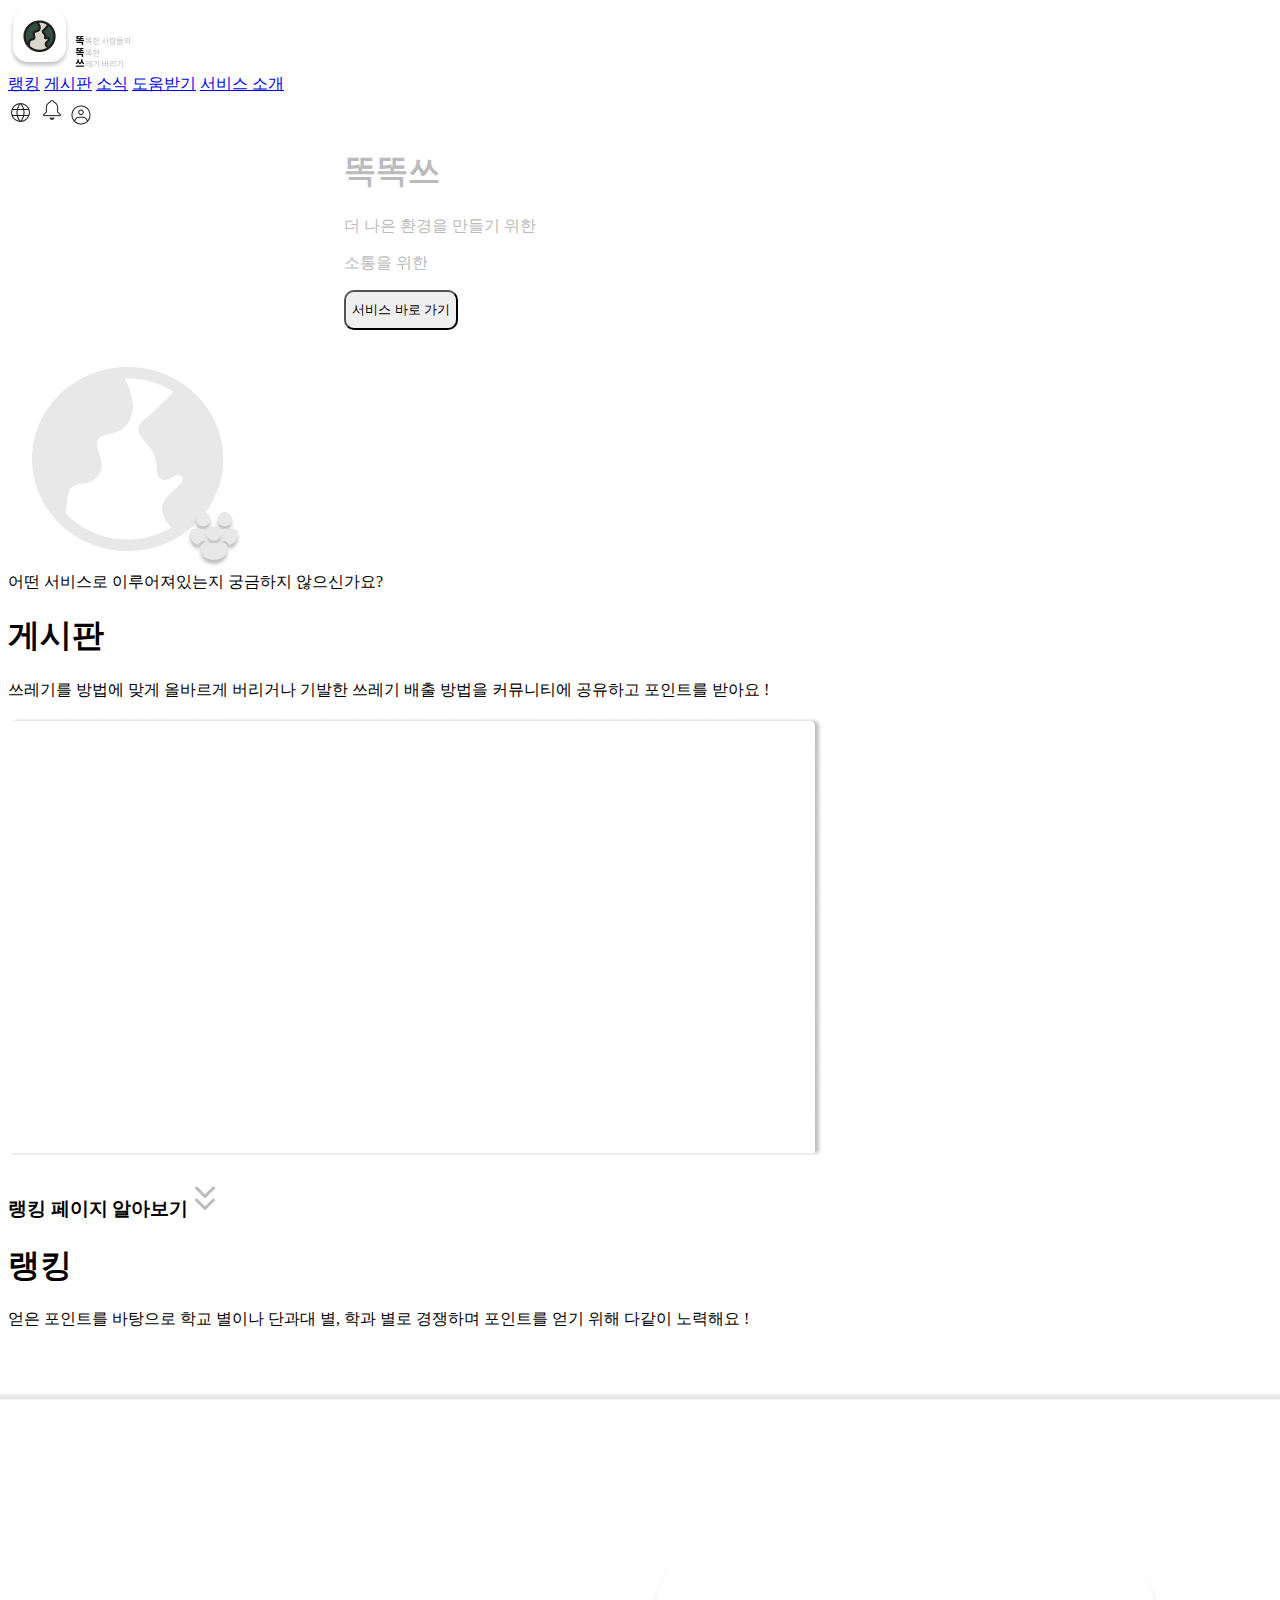
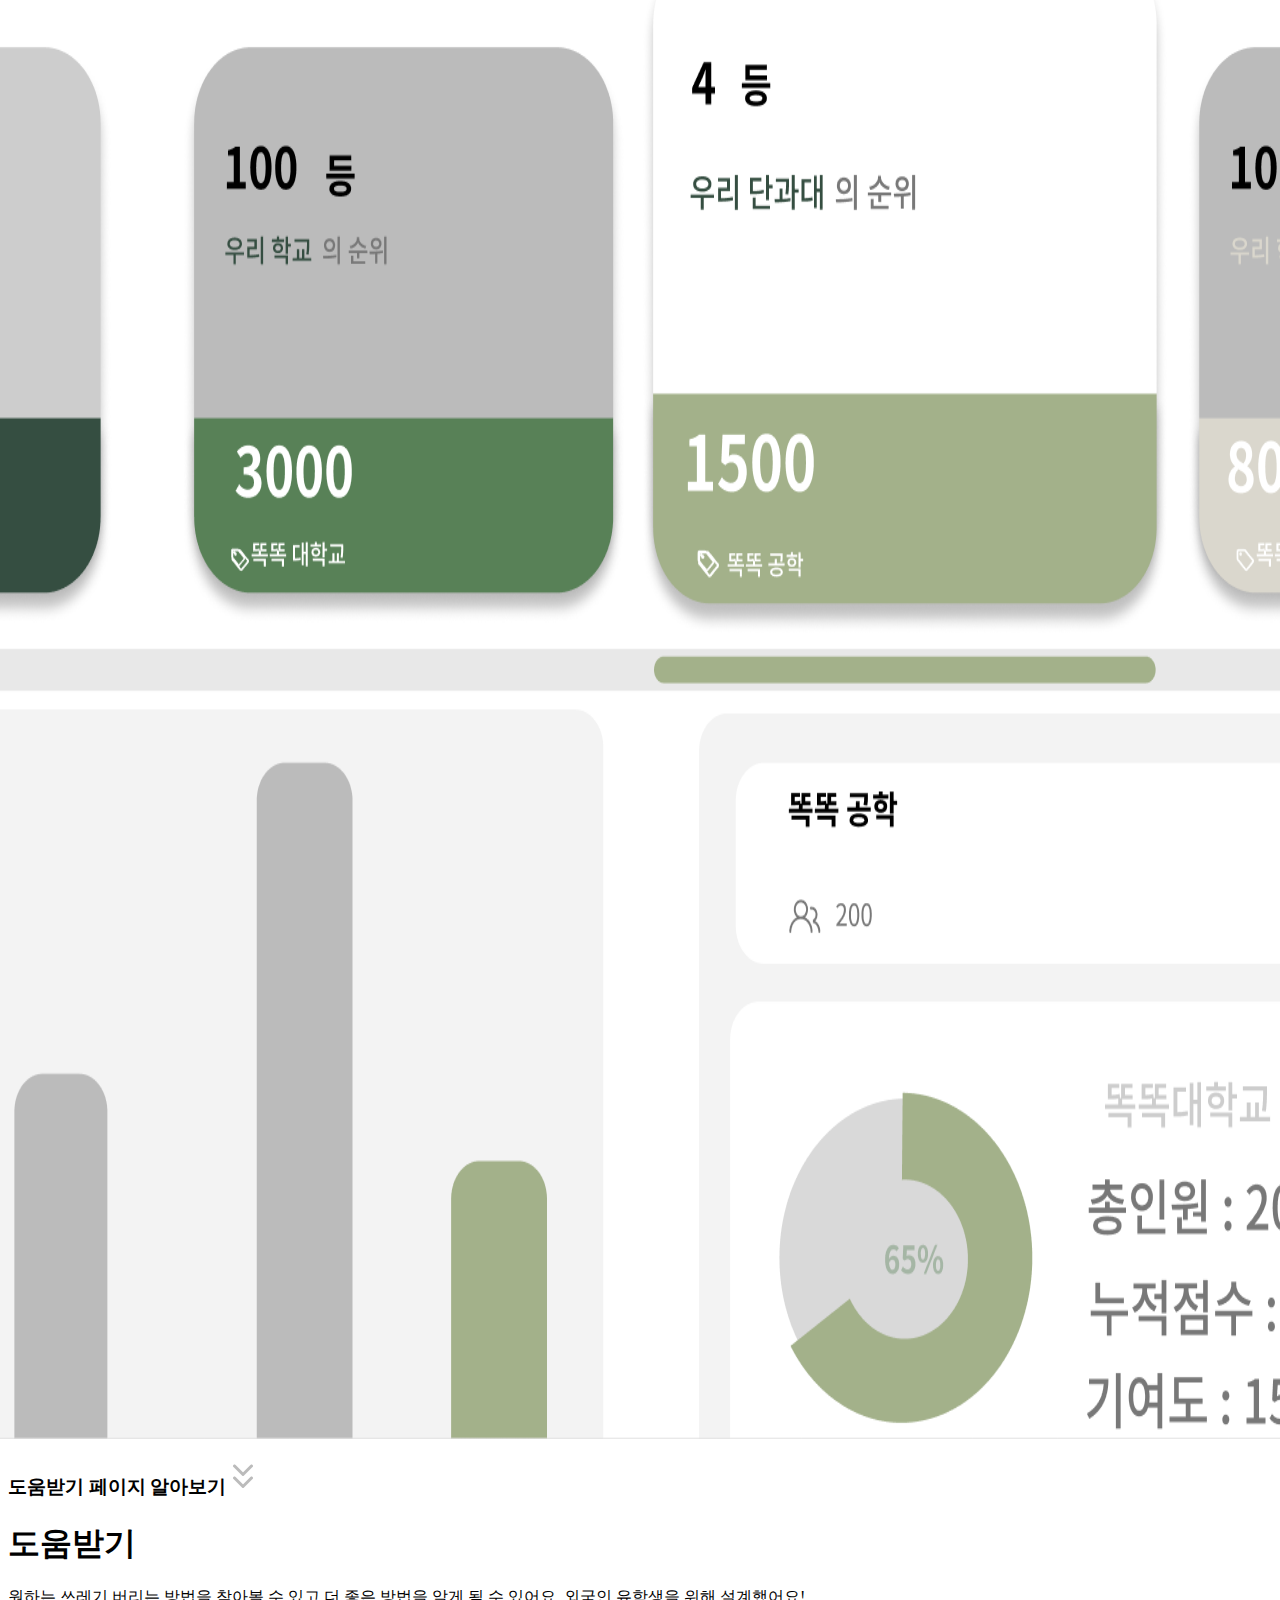
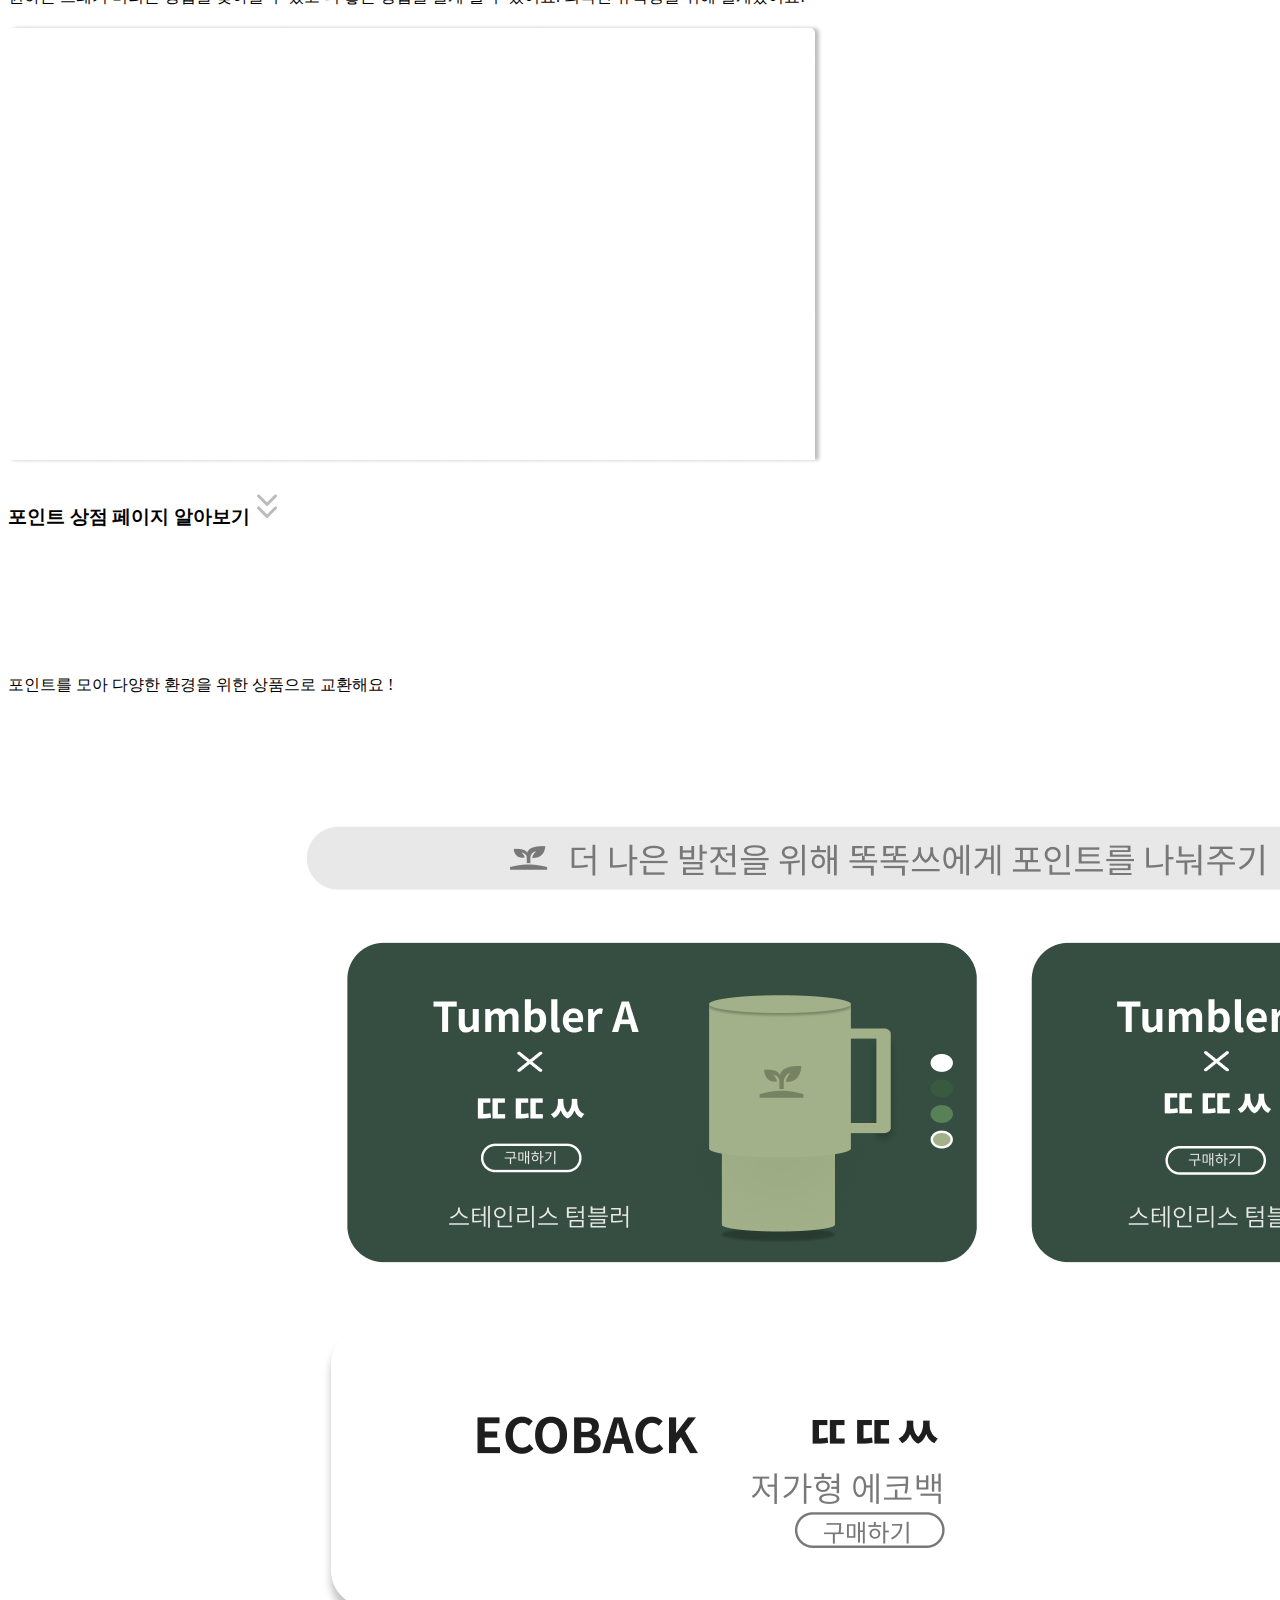
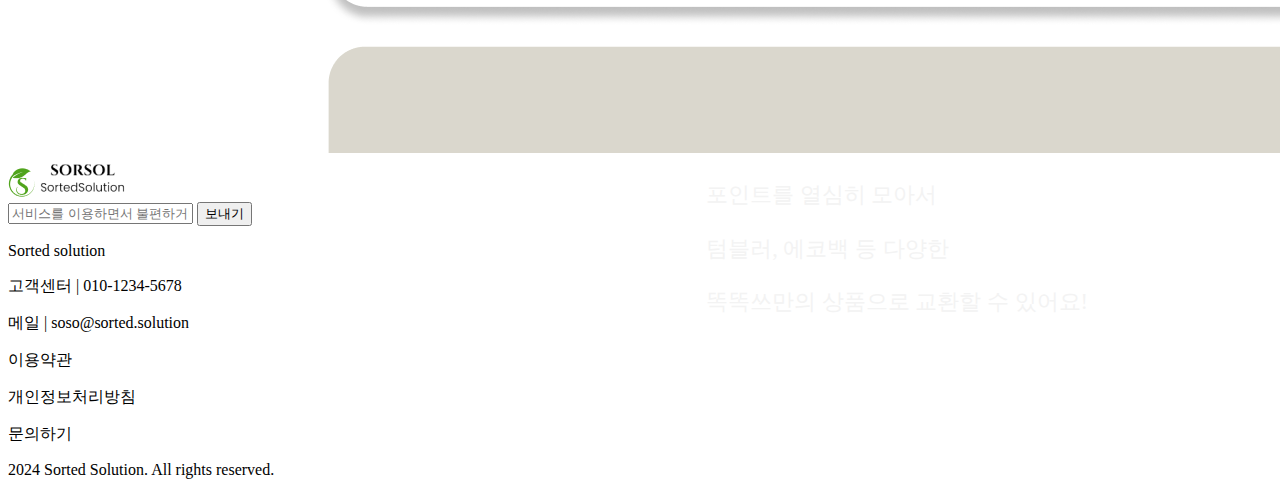
<file: pages/introduction.html>
<!DOCTYPE html>
<html lang="en">
<head>
    <meta charset="UTF-8">
    <meta name="viewport" content="width=device-width, initial-scale=1.0">
    <title>introduction</title>
    <link rel="stylesheet" href="../styles/introduction.css">
</head>
<body>
    <div id="top">
        <div id = "t-img">
            <img src = "../assets/logo.png" alt = "똑똑쓰 로고">
            <img id ="fontlogo" src = "../assets/fontlogo.png" alt = "똑똑쓰 폰트로고">
        </div>

        <div class="middle">
            <a href="http://127.0.0.1:5500/main-fork/pages/ranking.html">랭킹</a>
            <a href="http://127.0.0.1:5500/main-fork/pages/community.html">게시판</a>
            <a href="http://127.0.0.1:5500/main-fork/pages/notpage.html">소식</a>
            <a href="http://127.0.0.1:5500/main-fork/pages/sorted.html">도움받기</a>
            <a href="http://127.0.0.1:5500/main-fork/pages/introduction.html">서비스 소개</a>
        </div>
        
        <div id="right">
            <img src = "../assets/earth.png" alt = "지구">
            <img src = "../assets/alert.png" alt = "알림">
            <img src = "../assets/mypage.png" alt = "마이페이지">
        </div>
    </div>
    <div id="service">
        <div class="text-content">
            <div class="text-wrap">
                <p class ="samepfont"><b><h1>똑똑쓰</h1></b></p>
                <p>더 나은 환경을 만들기 위한 <b><span class ="samepfont">환경대전</span></b></p>
                <p>소통을 위한 <b><span class="samepfont">커뮤니티</span></b></p>
                <button>서비스 바로 가기</button>
            </div>
        </div>
        <img src="../assets/servicelogo.png" alt="서비스 로고">
        <div id ="bottom-text">어떤 서비스로 이루어져있는지 궁금하지 않으신가요?</div>
    </div>
    
    
    <div id ="point"></div>
    <div id ="community">
        <h1>게시판</h1>
        <p>쓰레기를 방법에 맞게 올바르게 버리거나 기발한 쓰레기 배출 방법을 커뮤니티에 공유하고 포인트를 받아요 !</p>
        <img src="../assets/communitylogo.png" alt="커뮤니티 로고">
        <h3>랭킹 페이지 알아보기 <img src = "../assets/arrowup.png" alt = "화살표"></h3>
    </div>
    <div id ="ranking">
        <h1>랭킹</h1>
        <p>얻은 포인트를 바탕으로 학교 별이나 단과대 별, 학과 별로 경쟁하며 포인트를 얻기 위해 다같이 노력해요 !</p>
        <div class = "rankingmiddle">
            <img src="../assets/rankinglogo.png" alt="랭킹 로고">
            <div class="text-container"> 
                <div id = "firstp">
                    <p>개인, 학교, 단과대 등의 모든 카테고리의</p>
                    <p>간단한 등수 및 점수가 표시되어</p>
                    <p>나타나요.</p>
                </div>
                <div id = "secondp">
                    <p>위에서 원하는 카테고리를 클릭하면 해</p>
                    <p>당 카테고리에 대한 세부적인 데이터가</p>
                    <p>표시되어 나타나요.</p>
                </div>
            </div>
        </div>
        <h3>도움받기 페이지 알아보기 <img src = "../assets/arrowup.png" alt = "화살표"></h3>
    </div>
    <div id ="sorted">
        <h1>도움받기</h1>
        <p>원하는 쓰레기 버리는 방법을 찾아볼 수 있고 더 좋은 방법을 알게 될 수 있어요. 외국인 유학생을 위해 설계했어요!</p>
        <img src="../assets/communitylogo.png" alt="분리배출 로고">
        <h3>포인트 상점 페이지 알아보기 <img src = "../assets/arrowup.png" alt = "화살표"></h3>
    </div>
    <div id ="pointstore">
        <h1>포인트상점</h1>
        <p>포인트를 모아 다양한 환경을 위한 상품으로 교환해요 !</p>
        <a href="http://127.0.0.1:5500/main-fork/pages/goods.html"><img src="../assets/pointstorelogo.png" alt="포인트상점 로고"></a>
        <div id ="pointstorep">
            <p>포인트를 열심히 모아서</p>
            <p>텀블러, 에코백 등 다양한</p>
            <p>똑똑쓰만의 상품으로 교환할 수 있어요!</p>
        </div>
    </div>
    <!--주석-->
    <footer>
        <div id = "footmargin">
            <img src="../assets/SorSollogo.png" alt="SorSollogo">
            <img src="../assets/SorSolfont.png" alt="SorSolfont">
            <br>
            <div class="input-wrapper">
                <input type="text" placeholder="서비스를 이용하면서 불편하거나 좋은 피드백이 있다면 보내주세요.">
                <button type="button">보내기</button>
            </div> 
            <div class = "footfont">
                <p>Sorted solution</p>
                <p>고객센터 | 010-1234-5678</p>
                <p>메일 | soso@sorted.solution</p>
            </div>
            <div class="footfont">
                <p>이용약관</p>
                <p>개인정보처리방침</p>
                <p>문의하기</p>
            </div>
            <p id ="lastfooter">2024 Sorted Solution. All rights reserved.</p>
        </div>
    </footer>
</body>
</html>
</file>
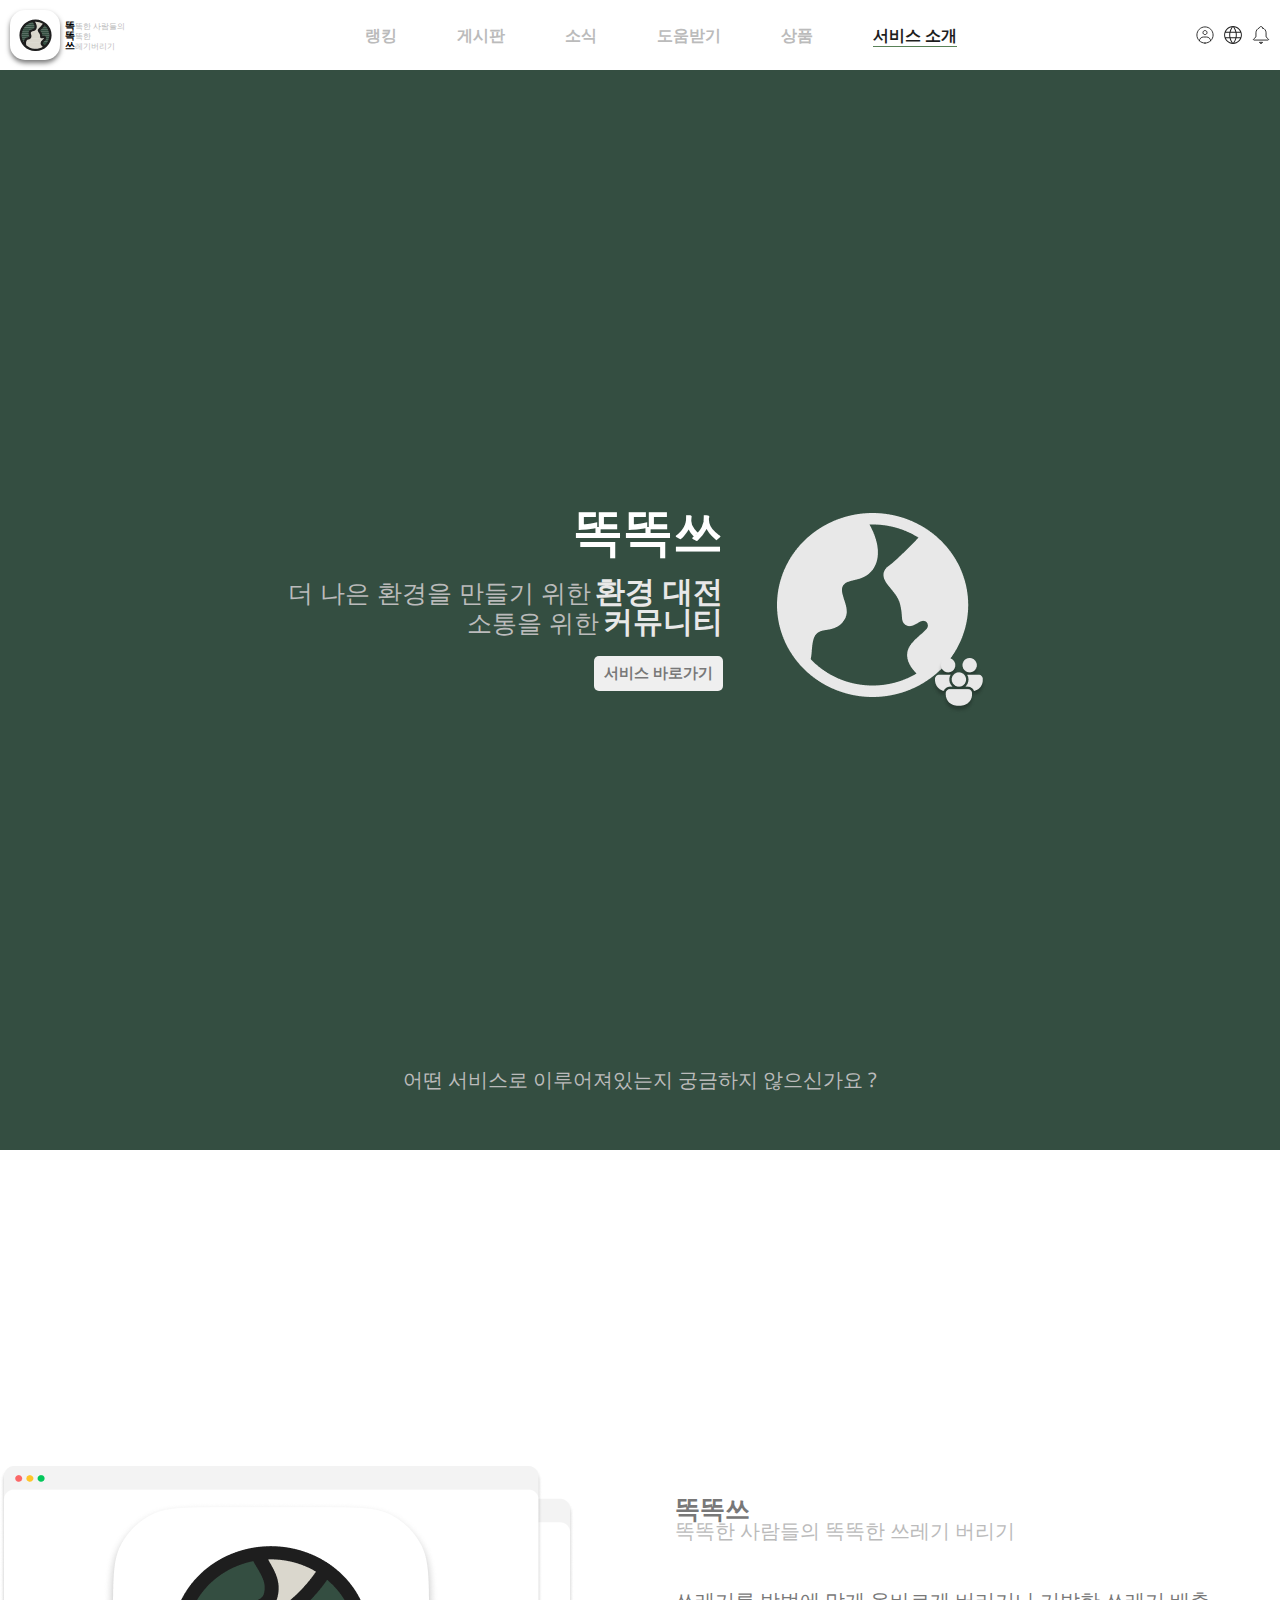
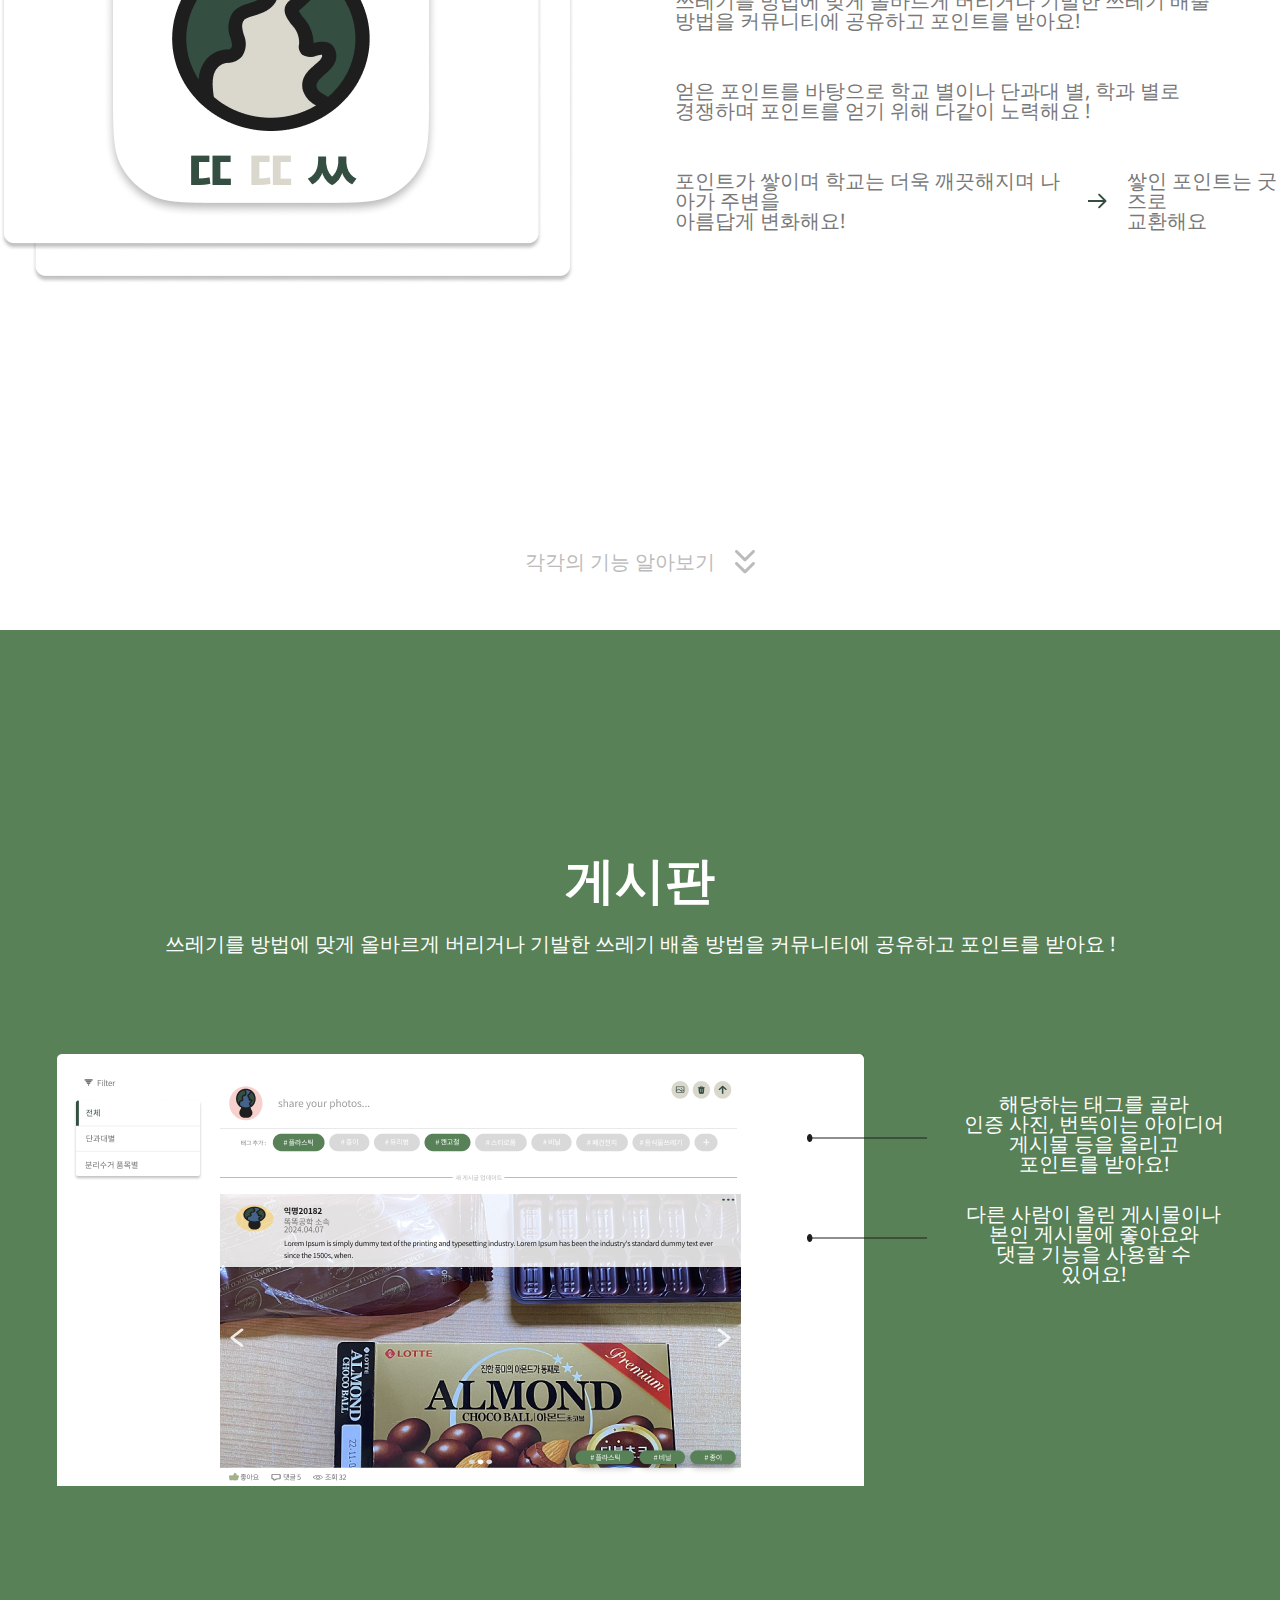
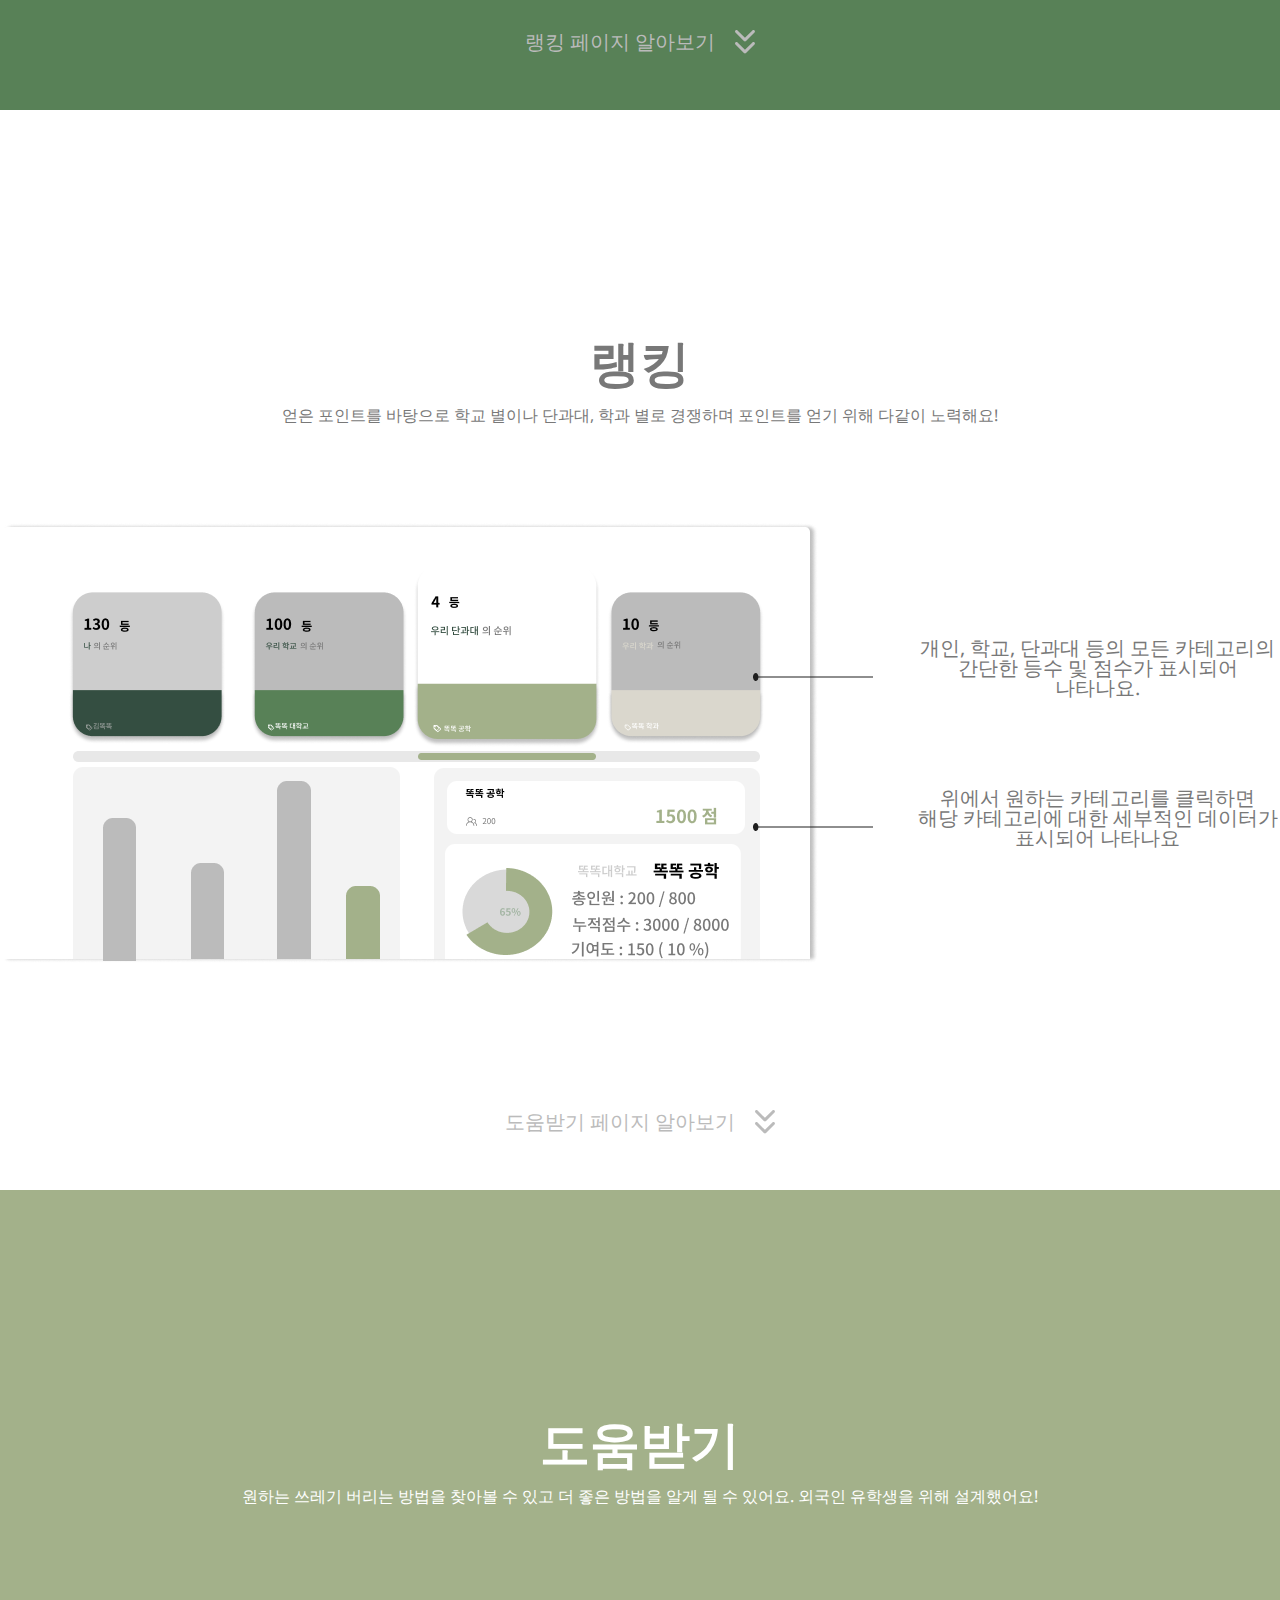
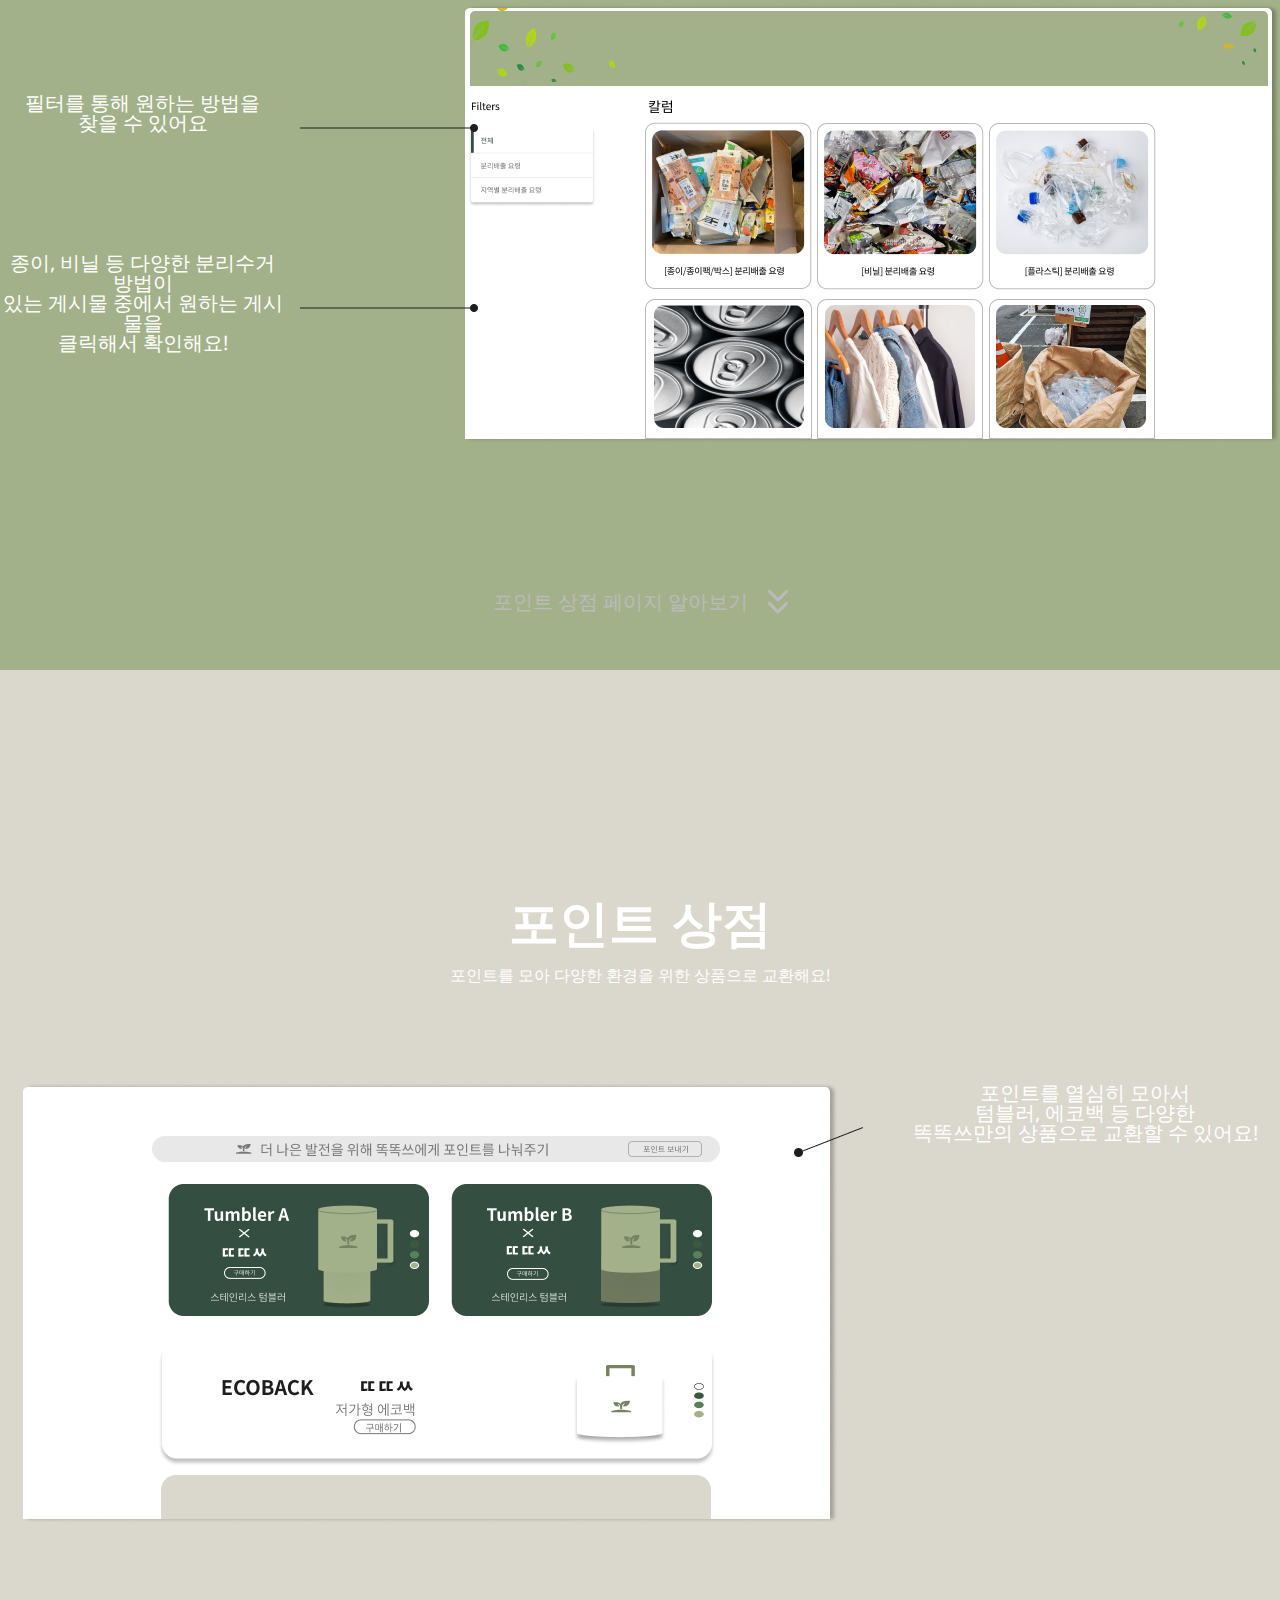
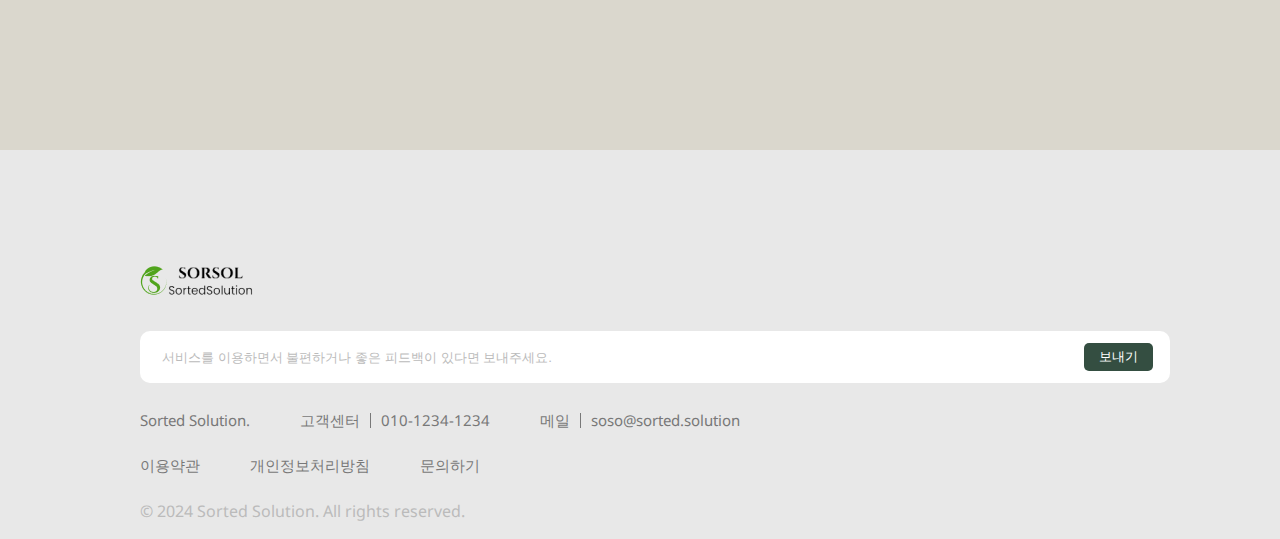
<file: pages/introductionPage.html>
<!DOCTYPE html>
<html lang="en">
<head>
    <meta charset="UTF-8">
    <meta name="viewport" content="width=device-width, initial-scale=1.0">
    <title>똑똑쓰 : 우리를 소개할게요</title>
    <link rel="stylesheet" href="../styles/introduction.css">
    <link href='https://fonts.googleapis.com/css?family=Noto Sans' rel='stylesheet'>
    <link rel="stylesheet" type="text/css" href="../styles/menu.css">
    <link rel="stylesheet" href="../styles/footer.css">
    <link rel="stylesheet" href="../styles/main.css">
    <link rel="icon" href="../assets/logo.png">
</head>
<body>
    <div class="menu">
        <div class="menu-wrap">
            <div class="menu-icon-left">
                <div class="main-icon">
                    <a class="main-icon-img" href="../index.html">
                        <img src="../assets/icon/logo-inner.svg"/>
                    </a>
                    <a class="main-icon-text" href="../index.html">
                        <span><mark>똑</mark>똑한 사람들의</span>
                        <span><mark>똑</mark>똑한</span>
                        <span><mark>쓰</mark>레기버리기</span>
                    </a>
                </div>
            </div>
            <div class="menu-content">
                <span><a href="./rankingPage.html" style="color: #bbbbbb;">랭킹</a></span>
                <span><a href="./communityPage.html" style="color: #bbbbbb;">게시판</a></span>
                <span><a href="./examplePage.html" style="color: #bbbbbb;">소식</a></span>
                <span><a href="./sortedPage.html" style="color: #bbbbbb;">도움받기</a></span>
                <span><a href="./goodsPage.html" style="color: #bbbbbb;">상품</a></span>
                <span><a href="./introductionPage.html" style="border-bottom: 1px solid #588157;">서비스 소개</a></span>
            </div>
            <div class="menu-icon-right">
                <img src="../assets/icon/menu-user.svg"/>
                <img src="../assets/icon/menu-lang.svg"/>
                <img src="../assets/icon/menu-alarm.svg"/>
            </div>
        </div>
    </div>
    <div class="content" style="padding: 0; height : 1080px">
        <div class="intro-content-center">
            <div class="service">
                <div class="center">
                    <div class="left">
                        <span class="title">똑똑쓰</span>
                        <div class="p-div">
                            <div>
                                <span class="span-left">더 나은 환경을 만들기 위한</span>
                                <span class="span-right">환경 대전</span>
                            </div>
                            <div>
                                <span class="span-left">소통을 위한</span>
                                <span class="span-right">커뮤니티</span>
                            </div>
                        </div>
                        <button>서비스 바로가기</button>
                    </div>
                    <img src="../assets/servicelogo.png" alt="">
                </div>
                <div class="service-footer">
                    <span>어떤 서비스로 이루어져있는지 궁금하지 않으신가요 ?</span>
                </div>
            </div>

            <div class="service" style="background-color: #ffffff;">
                <div class="center" style="gap : 100px;">
                    <img src="../assets/introduction-2.png" alt="">
                    <div class="text-sect2">
                        <div class="column" style="align-items: flex-start;">
                            <span style="font-weight: bold; font-size : 25px;">똑똑쓰</span>
                            <span style="font-size: 20px; color : #bbbbbb;">똑똑한 사람들의 똑똑한 쓰레기 버리기</span>
                        </div>
                        <div class="column">
                            <span>쓰레기를 방법에 맞게 올바르게 버리거나 기발한 쓰레기 배출</span>
                            <span>방법을 커뮤니티에 공유하고 포인트를 받아요!</span>
                        </div>
                        <div class="column">
                            <span>얻은 포인트를 바탕으로 학교 별이나 단과대 별, 학과 별로</span>
                            <span>경쟁하며 포인트를 얻기 위해 다같이 노력해요 !</span>
                        </div>
                        <div>
                            <div style="display: flex; gap : 20px;">
                                <div class="column">
                                    <span>포인트가 쌓이며 학교는 더욱 깨끗해지며 나아가 주변을</span>
                                    <span>아름답게 변화해요!</span>
                                </div>
                                <img src="../assets/icon/arrow.svg" alt="" class="arrow">
                                <div class="column">
                                    <span>쌓인 포인트는 굿즈로</span>
                                    <span>교환해요</span>
                                </div>
                            </div>
                            
                        </div>
                    </div>
                </div>
                <div class="service-footer">
                    <div style="display: flex; align-items : center; gap : 20px;">
                        <span>각각의 기능 알아보기</span>
                        <img src="../assets/icon/downdown.svg" alt="">
                    </div>
                </div>
            </div>

            <div class="service" style="background-color: #588157;">
                <div class="center" style="flex-direction:column; gap : 100px;">
                    <div class="column" style="justify-content: center; align-items : center; gap : 30px;">
                        <span style="font-size: 50px; color : #ffffff; font-weight : bold;">게시판</span>
                        <span style="font-size: 20px; color : #ffffff;">쓰레기를 방법에 맞게 올바르게 버리거나 기발한 쓰레기 배출 방법을 커뮤니티에 공유하고 포인트를 받아요 !</span>
                    </div>
                    <div style="display: flex; position :relative; gap : 100px;">
                        <img src="../assets/introduction-community.png" alt="">
                        <img src="../assets/introduce-part.png" alt="" style="position: absolute; left : 750px; top : 80px;">
                        <img src="../assets/introduce-part.png" alt="" style="position: absolute; left : 750px; top : 180px;">
                        <div style="display: flex; flex-direction : column; gap : 30px; margin-top : 40px;">
                            <span style="font-size: 20px; color : #ffffff; text-align : center;">
                                해당하는 태그를 골라<br>
                                인증 사진, 번뜩이는 아이디어<br>
                                게시물 등을 올리고<br>
                                포인트를 받아요!<br>
                            </span>
                            <span style="font-size: 20px; color : #ffffff; text-align : center;">
                               다른 사람이 올린 게시물이나<br>
                                본인 게시물에 좋아요와<br>
                                댓글 기능을 사용할 수<br>
                                있어요!<br>
                            </span>
                        </div>
                    </div>
                </div>
                <div class="service-footer">
                    <div style="display: flex; align-items : center; gap : 20px;">
                        <span>랭킹 페이지 알아보기</span>
                        <img src="../assets/icon/downdown.svg" alt="">
                    </div>
                </div>
            </div>


            <div class="service" style="background-color: #ffffff;">
                <div class="center" style="flex-direction:column; gap : 100px;">
                   <div class="column" style="color: #787878; align-items : center; gap : 20px;">
                        <span style="font-size: 50px; font-weight : bold;">랭킹</span>
                        <span>얻은 포인트를 바탕으로 학교 별이나 단과대, 학과 별로 경쟁하며 포인트를 얻기 위해 다같이 노력해요!</span>
                   </div>
                   <div style="display: flex; position :relative; gap : 100px;">
                        <img src="../assets/intro-rank.png" alt="">
                        <img src="../assets/introduce-part.png" alt="" style="position: absolute; left : 750px; top : 150px;">
                        <img src="../assets/introduce-part.png" alt="" style="position: absolute; left : 750px; top : 300px;">
                        <div style="font-size: 20px; color : #787878; gap : 90px;" class="column">
                            <span style="text-align : center;">
                                개인, 학교, 단과대 등의 모든 카테고리의<br>
                                간단한 등수 및 점수가 표시되어<br>
                                나타나요.
                            </span>
                            <span style="text-align : center;">
                                위에서 원하는 카테고리를 클릭하면<br>
                                해당 카테고리에 대한 세부적인 데이터가<br>
                                표시되어 나타나요
                            </span>
                        </div>
                   </div>
                </div>
                <div class="service-footer">
                    <div style="display: flex; align-items : center; gap : 20px;">
                        <span>도움받기 페이지 알아보기</span>
                        <img src="../assets/icon/downdown.svg" alt="">
                    </div>
                </div>
            </div>

            <div class="service" style="background-color: #a3b18a;">
                <div class="center" style="flex-direction:column; gap : 100px;">
                   <div class="column" style="color: #ffffff; align-items : center; gap : 20px;">
                        <span style="font-size: 50px; font-weight : bold;">도움받기</span>
                        <span>원하는 쓰레기 버리는 방법을 찾아볼 수 있고 더 좋은 방법을 알게 될 수 있어요. 외국인 유학생을 위해 설계했어요!</span>
                   </div>
                   <div style="display: flex; position :relative; gap : 180px;">
                        <div style="font-size: 20px; color : #ffffff; gap : 120px;" class="column">
                            <span style="text-align : center;">
                                필터를 통해 원하는 방법을<br>
                                찾을 수 있어요
                            </span>
                            <span style="text-align : center;">
                                종이, 비닐 등 다양한 분리수거 방법이<br>
                                있는 게시물 중에서 원하는 게시물을<br>
                                클릭해서 확인해요!
                            </span>
                            
                        </div>
                        <img src="../assets/arrow-right.png" alt="" style="position: absolute; left : 300px; top : 120px;">
                        <img src="../assets/arrow-right.png" alt="" style="position: absolute; left : 300px; top : 300px;">
                        <img src="../assets/intro-help.png" alt="">
                   </div>
                </div>
                <div class="service-footer">
                    <div style="display: flex; align-items : center; gap : 20px;">
                        <span>포인트 상점 페이지 알아보기</span>
                        <img src="../assets/icon/downdown.svg" alt="">
                    </div>
                </div>
            </div>
            <div class="service" style="background-color: #dad7cd;">
                <div class="center" style="flex-direction:column; gap : 100px;">
                   <div class="column" style="color: #ffffff; align-items : center; gap : 20px;">
                        <span style="font-size: 50px; font-weight : bold;">포인트 상점</span>
                        <span>포인트를 모아 다양한 환경을 위한 상품으로 교환해요!</span>
                   </div>
                   <div style="display: flex; position :relative; gap : 50px;">
                        <img src="../assets/intro-store.png" alt="">
                        <span style="text-align: center; font-size : 20px; color : #ffffff;">
                            포인트를 열심히 모아서<br>
                            텀블러, 에코백 등 다양한<br>
                            똑똑쓰만의 상품으로 교환할 수 있어요!
                        </span>
                   </div>
                </div>
                
            </div>
            <div style="width: 100vw; display : flex; justify-content : center">
                <div class="footer">
                    <div class="company">
                        <img src="../assets/SorSollogo.png" alt="">
                        <img src="../assets/SorSolfont.png" alt="">
                    </div>
                    <div class="input">
                        <input type="text" placeholder="서비스를 이용하면서 불편하거나 좋은 피드백이 있다면 보내주세요.">
                        <button>보내기</button>
                    </div>
                    <div class="footer-content">
                        <div class="footer-content-up">
                            <span>Sorted Solution.</span>
                            <div>
                                <span>고객센터</span>
                                <div></div>
                                <span>010-1234-1234</span>
                            </div>
                            <div>
                                <span>메일</span>
                                <div></div>
                                <span>soso@sorted.solution</span>
                            </div>
                        </div>
                        <div class="footer-content-bottom">
                            <span>이용약관</span>
                            <span>개인정보처리방침</span>
                            <span>문의하기</span>
                        </div>
                    </div>
                    <span>© 2024 Sorted Solution. All rights reserved.</span>
                </div>
            </div>
        </div>
        
        </div>
    </div>
    

</body>
</html>
</file>
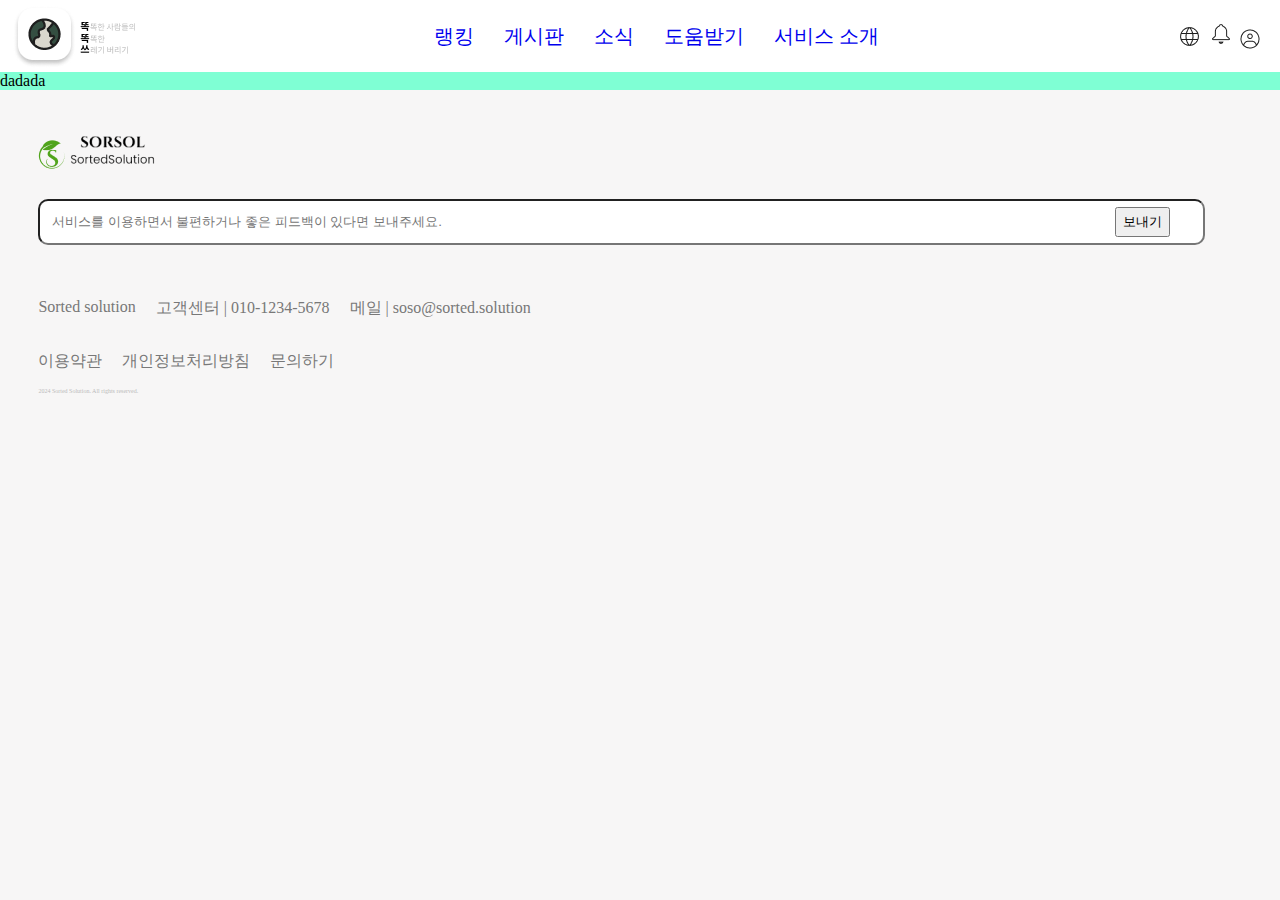
<file: pages/mainpage.html>
<!DOCTYPE html>
<html lang="en">
<head>
    <meta charset="UTF-8">
    <meta name="viewport" content="width=device-width, initial-scale=1.0">
    <title>mainpage</title>
    <link rel="stylesheet" href="../styles/mainpage.css">
</head>
<body>
    <div id="top">
        <div id = "t-img">
            <img src = "../assets/logo.png" alt = "똑똑쓰 로고">
            <img id ="fontlogo" src = "../assets/fontlogo.png" alt = "똑똑쓰 폰트로고">
        </div>

        <div class="middle">
            <a href="http://127.0.0.1:5500/main-fork/pages/ranking.html">랭킹</a>
            <a href="http://127.0.0.1:5500/main-fork/pages/community.html">게시판</a>
            <a href="http://127.0.0.1:5500/main-fork/pages/notpage.html">소식</a>
            <a href="http://127.0.0.1:5500/main-fork/pages/sorted.html">도움받기</a>
            <a href="http://127.0.0.1:5500/main-fork/pages/introduction.html">서비스 소개</a>
        </div>
        
        <div id="right">
            <img src = "../assets/earth.png" alt = "지구">
            <img src = "../assets/alert.png" alt = "알림">
            <img src = "../assets/mypage.png" alt = "마이페이지">
        </div>
    </div>
    <div id="main">
        dadada
    </div>
    <!-- 주석-->
    <footer>
        <div id = "footmargin">
            <img src="../assets/SorSollogo.png" alt="SorSollogo">
            <img src="../assets/SorSolfont.png" alt="SorSolfont">
            <br>
            <div class="input-wrapper">
                <input type="text" placeholder="서비스를 이용하면서 불편하거나 좋은 피드백이 있다면 보내주세요.">
                <button type="button">보내기</button>
            </div> 
            <div class = "footfont">
                <p>Sorted solution</p>
                <p>고객센터 | 010-1234-5678</p>
                <p>메일 | soso@sorted.solution</p>
            </div>
            <div class="footfont">
                <p>이용약관</p>
                <p>개인정보처리방침</p>
                <p>문의하기</p>
            </div>
            <p id ="lastfooter">2024 Sorted Solution. All rights reserved.</p>
        </div>
    </footer>
</body>
</html>
</file>
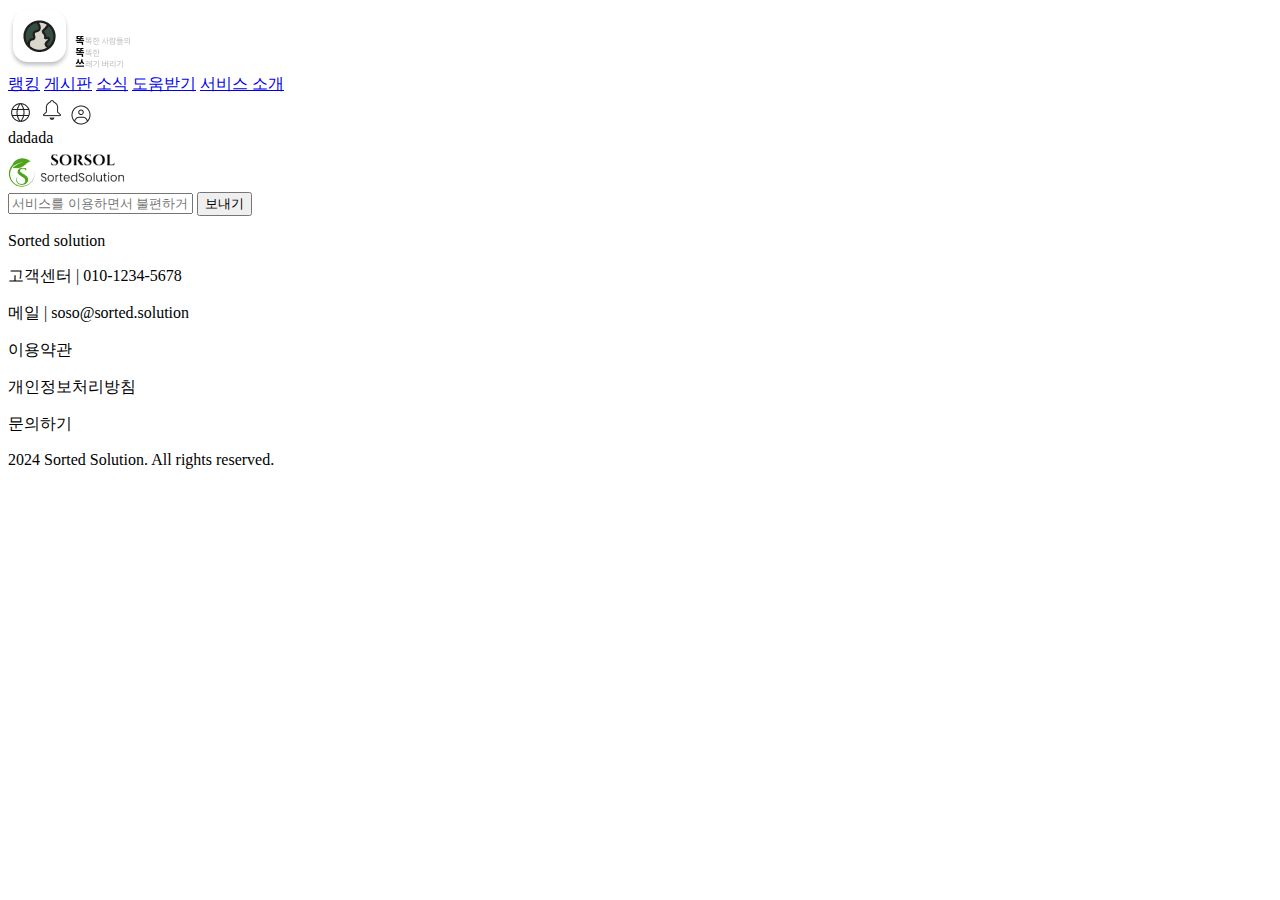
<file: pages/ranking.html>
<!DOCTYPE html>
<html lang="en">
<head>
    <meta charset="UTF-8">
    <meta name="viewport" content="width=device-width, initial-scale=1.0">
    <title>ranking</title>
    <link rel="stylesheet" href="../styles/ranking.css">
</head>
<body>
    <div id="top">
        <div id = "t-img">
            <img src = "../assets/logo.png" alt = "똑똑쓰 로고">
            <img id ="fontlogo" src = "../assets/fontlogo.png" alt = "똑똑쓰 폰트로고">
        </div>

        <div class="middle">
            <a href="http://127.0.0.1:5500/main-fork/pages/ranking.html">랭킹</a>
            <a href="http://127.0.0.1:5500/main-fork/pages/community.html">게시판</a>
            <a href="http://127.0.0.1:5500/main-fork/pages/notpage.html">소식</a>
            <a href="http://127.0.0.1:5500/main-fork/pages/sorted.html">도움받기</a>
            <a href="http://127.0.0.1:5500/main-fork/pages/introduction.html">서비스 소개</a>
        </div>
        
        <div id="right">
            <img src = "../assets/earth.png" alt = "지구">
            <img src = "../assets/alert.png" alt = "알림">
            <img src = "../assets/mypage.png" alt = "마이페이지">
        </div>
    </div>
    <div id="main">
        dadada
    </div>
    <!-- 주석-->
    <footer>
        <div id = "footmargin">
            <img src="../assets/SorSollogo.png" alt="SorSollogo">
            <img src="../assets/SorSolfont.png" alt="SorSolfont">
            <br>
            <div class="input-wrapper">
                <input type="text" placeholder="서비스를 이용하면서 불편하거나 좋은 피드백이 있다면 보내주세요.">
                <button type="button">보내기</button>
            </div> 
            <div class = "footfont">
                <p>Sorted solution</p>
                <p>고객센터 | 010-1234-5678</p>
                <p>메일 | soso@sorted.solution</p>
            </div>
            <div class="footfont">
                <p>이용약관</p>
                <p>개인정보처리방침</p>
                <p>문의하기</p>
            </div>
            <p id ="lastfooter">2024 Sorted Solution. All rights reserved.</p>
        </div>
    </footer>
</body>
</html>
</file>
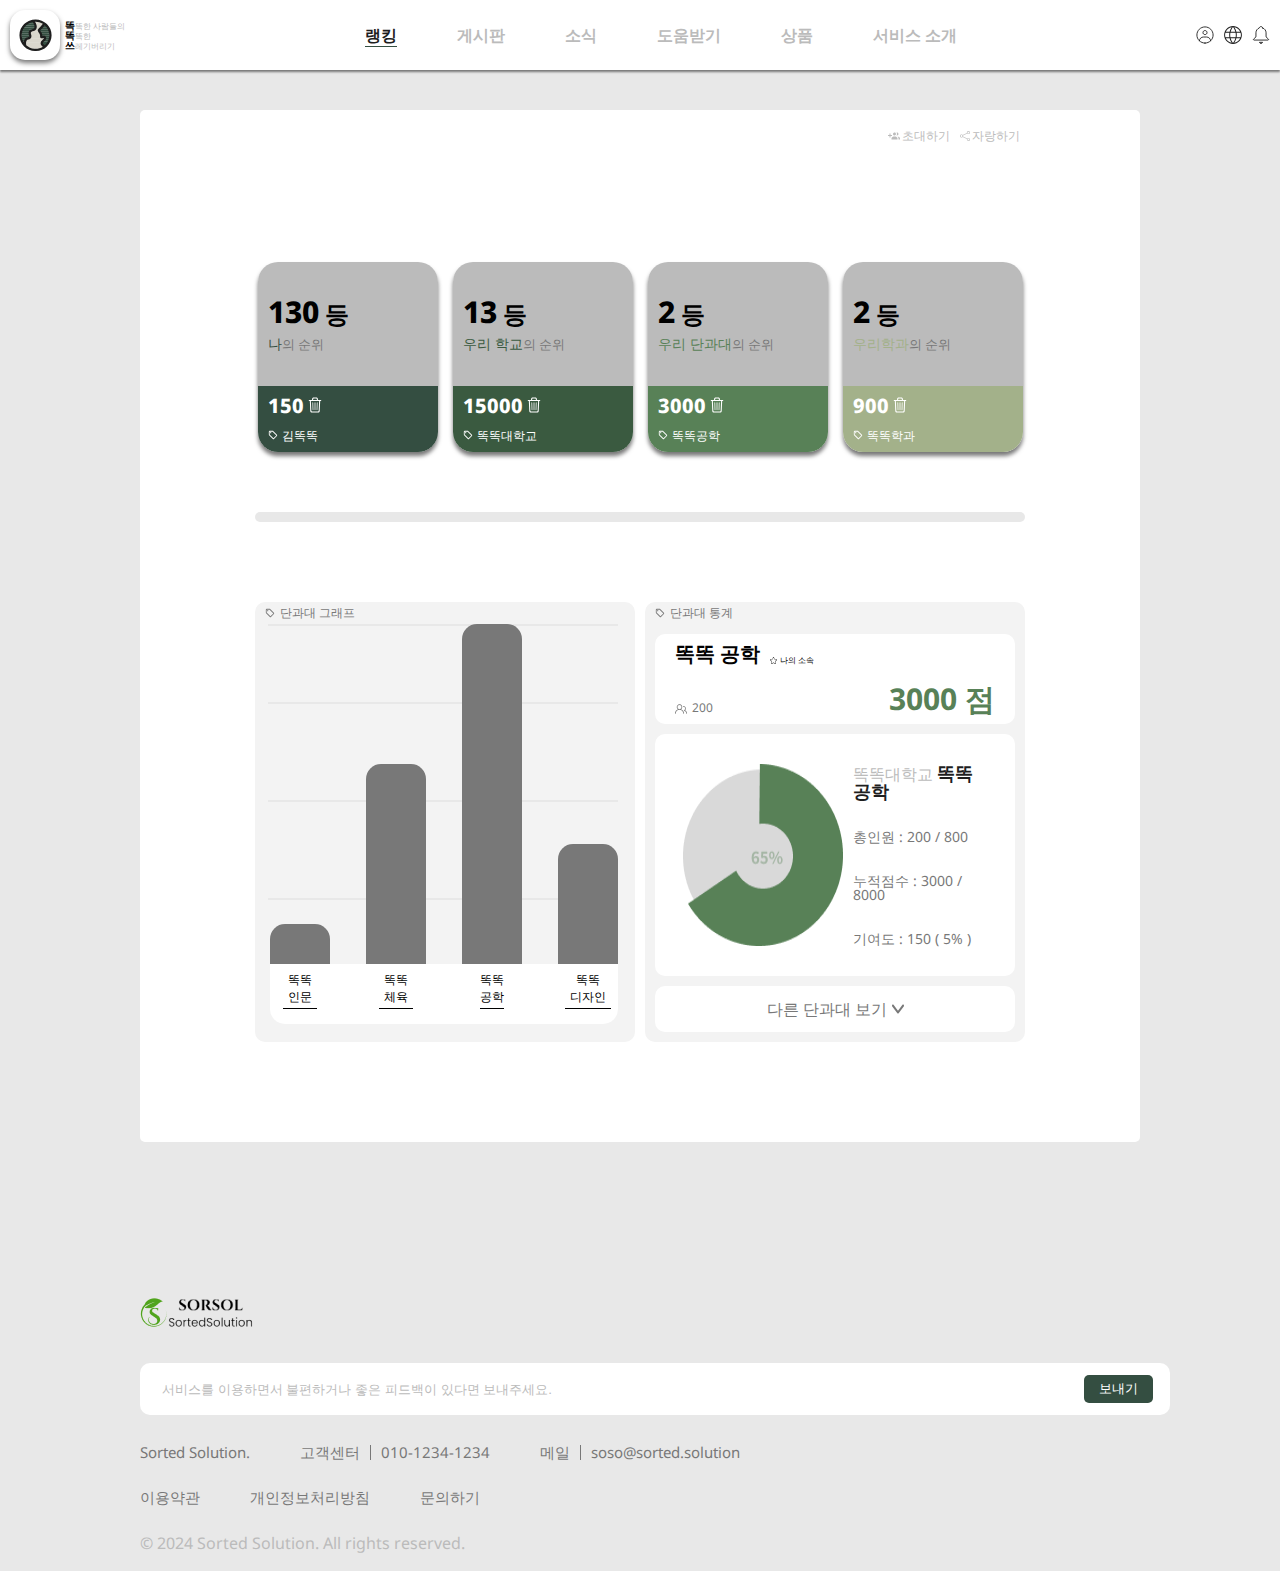
<file: pages/rankingPage.html>
<!DOCTYPE html>
<html lang="en">
<head>
    <meta charset="UTF-8">
    <meta name="viewport" content="width=device-width, initial-scale=1.0">
    <title>똑똑쓰 : 랭킹</title>
    <link href='https://fonts.googleapis.com/css?family=Noto Sans' rel='stylesheet'>
    <link rel="stylesheet" href="../styles/ranking.css">
    <link rel="stylesheet" type="text/css" href="../styles/menu.css">
    <link rel="stylesheet" href="../styles/footer.css">
    <link rel="stylesheet" href="../styles/main.css">
    <link rel="icon" href="../assets/logo.png">
</head>
<body>
    <div class="menu">
        <div class="menu-wrap">
            <div class="menu-icon-left">
                <div class="main-icon">
                    <a class="main-icon-img" href="../index.html">
                        <img src="../assets/icon/logo-inner.svg"/>
                    </a>
                    <a class="main-icon-text" href="../index.html">
                        <span><mark>똑</mark>똑한 사람들의</span>
                        <span><mark>똑</mark>똑한</span>
                        <span><mark>쓰</mark>레기버리기</span>
                    </a>
                </div>
            </div>
            <div class="menu-content">
                <span><a href="./rankingPage.html" style="color: #1e1e1e; border-bottom : 1px solid #344E41">랭킹</a></span>
                <span><a href="./communityPage.html" style="color: #BBBBBB;">게시판</a></span>
                <span><a href="./examplePage.html" style="color: #BBBBBB;">소식</a></span>
                <span><a href="./sortedPage.html" style="color: #BBBBBB;">도움받기</a></span>
                <span><a href="./goodsPage.html" style="color: #BBBBBB;">상품</a></span>
                <span><a href="./introductionPage.html" style="color: #BBBBBB;">서비스 소개</a></span>
            </div>
            <div class="menu-icon-right">
                <img src="../assets/icon/menu-user.svg"/>
                <img src="../assets/icon/menu-lang.svg"/>
                <img src="../assets/icon/menu-alarm.svg"/>
            </div>
        </div>
    </div>
    
    <div style="width: 100vw;">
        <div style="width: 100%;" class="content">
            
            <div class="rank-content" style="background-color: #ffffff;">
                <div class="top-icon-box">
                    <div>
                        <div>
                            <img src="../assets/icon/rank-invite.svg" alt="">
                            <span>초대하기</span>
                        </div>
                        <div>
                            <img src="../assets/icon/rank-share.svg" alt="">
                            <span>자랑하기</span>
                        </div>
                    </div>
                </div>
                <div class="rank">
                    <div class="rank-box">
                        <div class="rank-box-top">
                            <span class="rank-span-num"><mark>130</mark> 등</span>
                            <span class="rank-span-text"><mark style="color: #344e41;">나</mark>의 순위</span>
                        </div>
                        <div class="rank-box-bottom" style="background-color: #344e41;">
                            <div>
                                <span class="rank-box-point">150</span>
                                <img src="../assets/icon/rankbox-trash.svg" alt="">
                            </div>
                            <div>
                                <img src="../assets/icon/rankbox-nametag.svg" alt="">
                                <span class="rank-box-nametag">김똑똑</span>
                            </div>
                        </div>
                        <div class="ingage" style="background-color: #344e41;"></div>
                    </div>
                    <div class="rank-box">
                        <div class="rank-box-top">
                            <span class="rank-span-num"><mark>13</mark> 등</span>
                            <span class="rank-span-text"><mark style="color: #3a5a40;">우리 학교</mark>의 순위</span>
                        </div>
                        <div class="rank-box-bottom" style="background-color: #3a5a40;">
                            <div>
                                <span class="rank-box-point">15000</span>
                                <img src="../assets/icon/rankbox-trash.svg" alt="">
                            </div>
                            <div>
                                <img src="../assets/icon/rankbox-nametag.svg" alt="">
                                <span class="rank-box-nametag">똑똑대학교</span>
                            </div>
                            <div class="ingage" style="background-color: #3a5a40;"></div>
                        </div>
                        
                    </div>
                    <div class="rank-box">
                        <div class="rank-box-top">
                            <span class="rank-span-num"><mark>2</mark> 등</span>
                            <span class="rank-span-text"><mark style="color: #588157;">우리 단과대</mark>의 순위</span>
                        </div>
                        <div class="rank-box-bottom" style="background-color: #588157;">
                            <div>
                                <span class="rank-box-point">3000</span>
                                <img src="../assets/icon/rankbox-trash.svg" alt="">
                            </div>
                            <div>
                                <img src="../assets/icon/rankbox-nametag.svg" alt="">
                                <span class="rank-box-nametag">똑똑공학</span>
                            </div>
                            <div class="ingage" style="background-color: #588157;"></div>
                        </div>
                        
                    </div>
                    <div class="rank-box">
                        <div class="rank-box-top">
                            <span class="rank-span-num"><mark>2</mark> 등</span>
                            <span class="rank-span-text"><mark style="color: #a3b18a;">우리학과</mark>의 순위</span>
                        </div>
                        <div class="rank-box-bottom" style="background-color: #a3b18a;">
                            <div>
                                <span class="rank-box-point">900</span>
                                <img src="../assets/icon/rankbox-trash.svg" alt="">
                            </div>
                            <div>
                                <img src="../assets/icon/rankbox-nametag.svg" alt="">
                                <span class="rank-box-nametag">똑똑학과</span>
                            </div>
                        </div>
                        <div class="ingage" style="background-color: #a3b18a;"></div>
                    </div>
                </div>

                <div class="gage-container">
                    <div class="gage-box">
                    </div>
                </div>

                <div class="graph-container">
                    <div class="bar-graph-box">
                        <div class="explan-box">
                            <img src="../assets/icon/rankbox-nametag-silver.svg" alt="">
                            <span>단과대 그래프</span>
                        </div>
                        <div class="bar-graph">
                            <div class="bar">
                                <hr style="top: -8px;">
                                <hr style="top: 70px;">
                                <hr style="top: 168px;">
                                <hr style="top: 266px;">
                                <ul>
                                    <li><div style="height: 40px;"></div></li>
                                    <li><div style="height: 200px;"></div></li>
                                    <li><div style="height: 340px;"></div></li>
                                    <li><div style="height: 120px;"></div></li>
                                </ul>
                            </div>
                            <div class="x-explan">
                                <div>
                                    <span>똑똑</span>
                                    <span style="border-bottom : 1px solid black; padding : 5px;">인문</span>
                                </div>
                                <div>
                                    <span>똑똑</span>
                                    <span style="border-bottom : 1px solid black; padding : 5px;">체육</span>
                                </div>
                                <div>
                                    <span>똑똑</span>
                                    <span style="border-bottom : 1px solid black; padding : 5px 0px;">공학</span>
                                </div>
                                <div>
                                    <span>똑똑</span>
                                    <span style="border-bottom : 1px solid black; padding : 5px;">디자인</span>
                                </div>
                            </div>
                        </div>
                    </div>
                    <div class="statistics-graph-box">
                        <div class="explan-box">
                            <img src="../assets/icon/rankbox-nametag-silver.svg" alt="">
                            <span>단과대 통계</span>
                        </div>
                        <div class="statistics-header">
                            <div class="statistics-header-up">
                                <span>똑똑 공학</span>
                                <div>
                                    <img src="../assets/icon/star.svg" alt="">
                                    <span>나의 소속</span>
                                </div>
                            </div>
                            <div class="statistics-header-bottom">
                                <div>
                                    <img src="../assets/icon/people.svg" alt="">
                                    <span>200</span>
                                </div>
                                <span>3000 점</span>
                            </div>
                        </div>
                        <div class="statistics-content">
                            <img src="../assets/graph.png" alt="">
                            <div>
                                <div>
                                    <span class="univ">똑똑대학교</span>
                                    <span class="dem">똑똑 공학</span>
                                </div>
                                <span>총인원 : 200 / 800</span>
                                <span>누적점수 : 3000 / 8000</span>
                                <span>기여도 : 150 &#40; 5% &#41;</span>
                            </div>
                        </div>
                        <div class="statistics-btn">
                            <span>다른 단과대 보기</span>
                            <img src="../assets/icon/down.svg" alt="">
                        </div>
                    </div>
                </div>
            </div>
        </div>
    </div>

    <div style="width: 100vw; display : flex; justify-content : center">
        <div class="footer">
            <div class="company">
                <img src="../assets/SorSollogo.png" alt="">
                <img src="../assets/SorSolfont.png" alt="">
            </div>
            <div class="input">
                <input type="text" placeholder="서비스를 이용하면서 불편하거나 좋은 피드백이 있다면 보내주세요.">
                <button>보내기</button>
            </div>
            <div class="footer-content">
                <div class="footer-content-up">
                    <span>Sorted Solution.</span>
                    <div>
                        <span>고객센터</span>
                        <div></div>
                        <span>010-1234-1234</span>
                    </div>
                    <div>
                        <span>메일</span>
                        <div></div>
                        <span>soso@sorted.solution</span>
                    </div>
                </div>
                <div class="footer-content-bottom">
                    <span>이용약관</span>
                    <span>개인정보처리방침</span>
                    <span>문의하기</span>
                </div>
            </div>
            <span>© 2024 Sorted Solution. All rights reserved.</span>
        </div>
    </div>
    
</body>
</html>
</file>
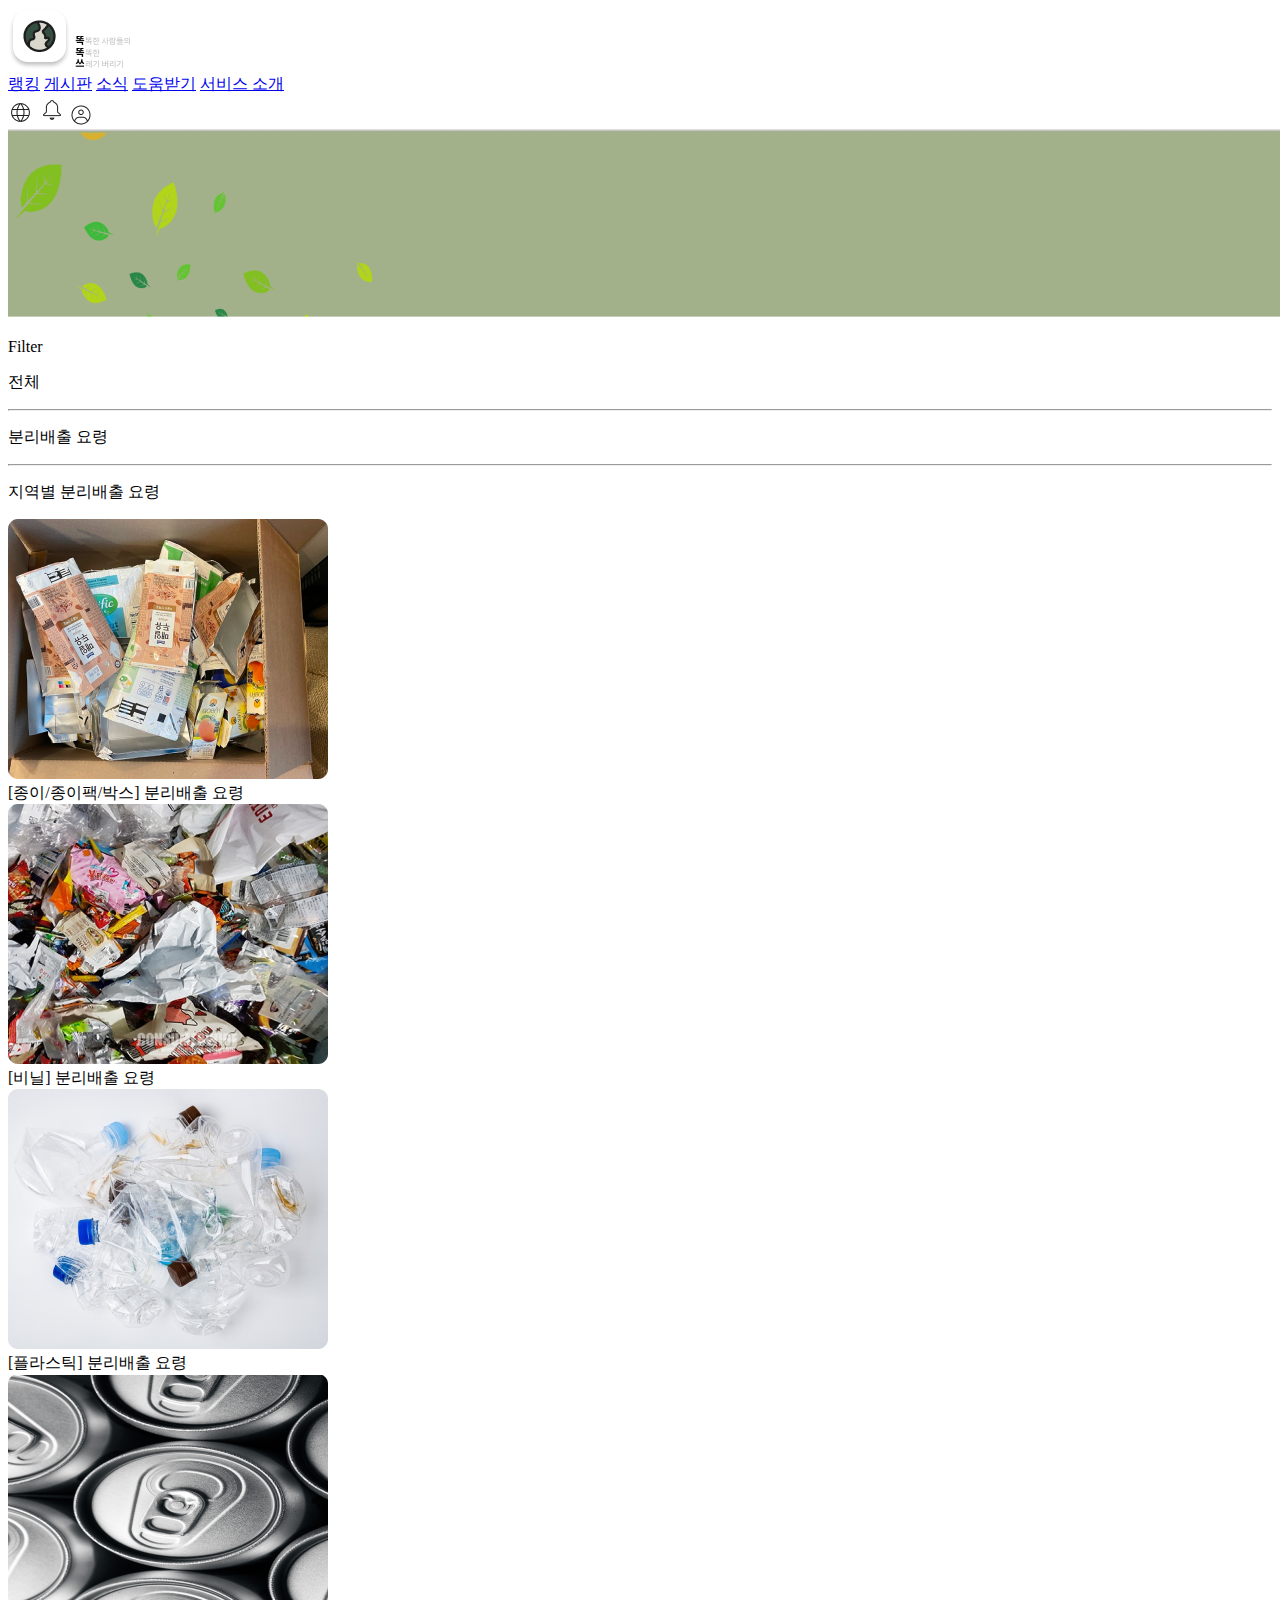
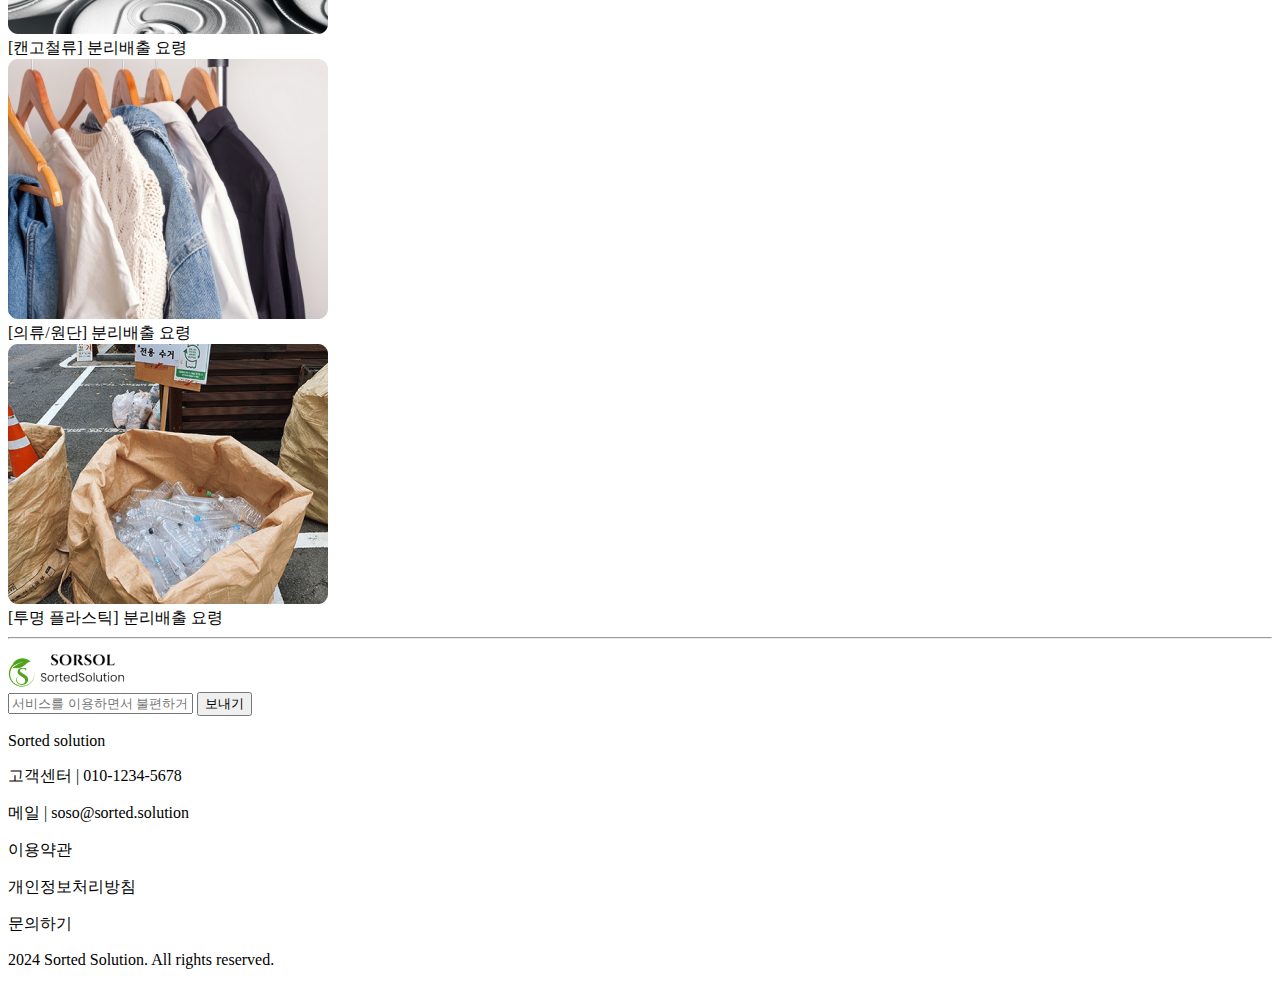
<file: pages/sorted.html>
<!DOCTYPE html>
<html lang="en">
<head>
    <meta charset="UTF-8">
    <meta name="viewport" content="width=device-width, initial-scale=1.0">
    <title>Sorted</title>
    <link rel="stylesheet" href="../styles/sorted.css">
</head>
<body>
    <div id="top">
        <div id = "t-img">
            <img src = "../assets/logo.png" alt = "똑똑쓰 로고">
            <img id ="fontlogo" src = "../assets/fontlogo.png" alt = "똑똑쓰 폰트로고">
        </div>

        <div class="middle">
            <a href="http://127.0.0.1:5500/main-fork/pages/ranking.html">랭킹</a>
            <a href="http://127.0.0.1:5500/main-fork/pages/community.html">게시판</a>
            <a href="http://127.0.0.1:5500/main-fork/pages/notpage.html">소식</a>
            <a href="http://127.0.0.1:5500/main-fork/pages/sorted.html">도움받기</a>
            <a href="http://127.0.0.1:5500/main-fork/pages/introduction.html">서비스 소개</a>
        </div>
        
        <div id="right">
            <img src = "../assets/earth.png" alt = "지구">
            <img src = "../assets/alert.png" alt = "알림">
            <img src = "../assets/mypage.png" alt = "마이페이지">
        </div>
    </div>
    
    <img id = "sortedmainback" src = "../assets/sortedbackmain.png" alt="배경">
    <div id = "main">
        <div id ="sortedfiltermargin">
            <p>Filter</p>
            <div class = "sortedfilterdiv">
                <p id ="clickbackground">전체</p>
                <hr>
                <p>분리배출 요령</p>
                <hr>
                <p>지역별 분리배출 요령</p>
            </div>
        </div>
        <div class = "box1"><img src = "../assets/papersorted.png" alt = "종이배출요령"><br>[종이/종이팩/박스] 분리배출 요령</div>
        <div class = "box2"><img src = "../assets/vinylsorted.png" alt = "비닐배출요령"><br>[비닐] 분리배출 요령</div>
        <div class = "box3"><img src = "../assets/plasticsorted.png" alt = "플라스틱배출요령"><br>[플라스틱] 분리배출 요령</div>
        <div class = "box4"><img src = "../assets/cansorted.png" alt = "지구"><br>[캔고철류] 분리배출 요령</div>
        <div class = "box5"><img src = "../assets/clothsorted.png" alt = "지구"><br>[의류/원단] 분리배출 요령</div>
        <div class = "box6"><img src = "../assets/transplasticsorted.png" alt = "지구"><br>[투명 플라스틱] 분리배출 요령</div>
        <div class="rowline"></div>
    </div>
    <!-- 주석 -->
    <footer>
        <div>
            <hr id = "hrmargin">
            <div id = "footmargin">
                <img src="../assets/SorSollogo.png" alt="SorSollogo">
                <img src="../assets/SorSolfont.png" alt="SorSolfont">
                <br>
                <div class="input-wrapper">
                    <input type="text" placeholder="서비스를 이용하면서 불편하거나 좋은 피드백이 있다면 보내주세요.">
                    <button type="button">보내기</button>
                </div> 
                <div class = "footfont">
                    <p>Sorted solution</p>
                    <p>고객센터 | 010-1234-5678</p>
                    <p>메일 | soso@sorted.solution</p>
                </div>
                <div class="footfont">
                    <p>이용약관</p>
                    <p>개인정보처리방침</p>
                    <p>문의하기</p>
                </div>
                <p id ="lastfooter">2024 Sorted Solution. All rights reserved.</p>
            </div>
        </div>
    </footer>
</body>
</html>
</file>
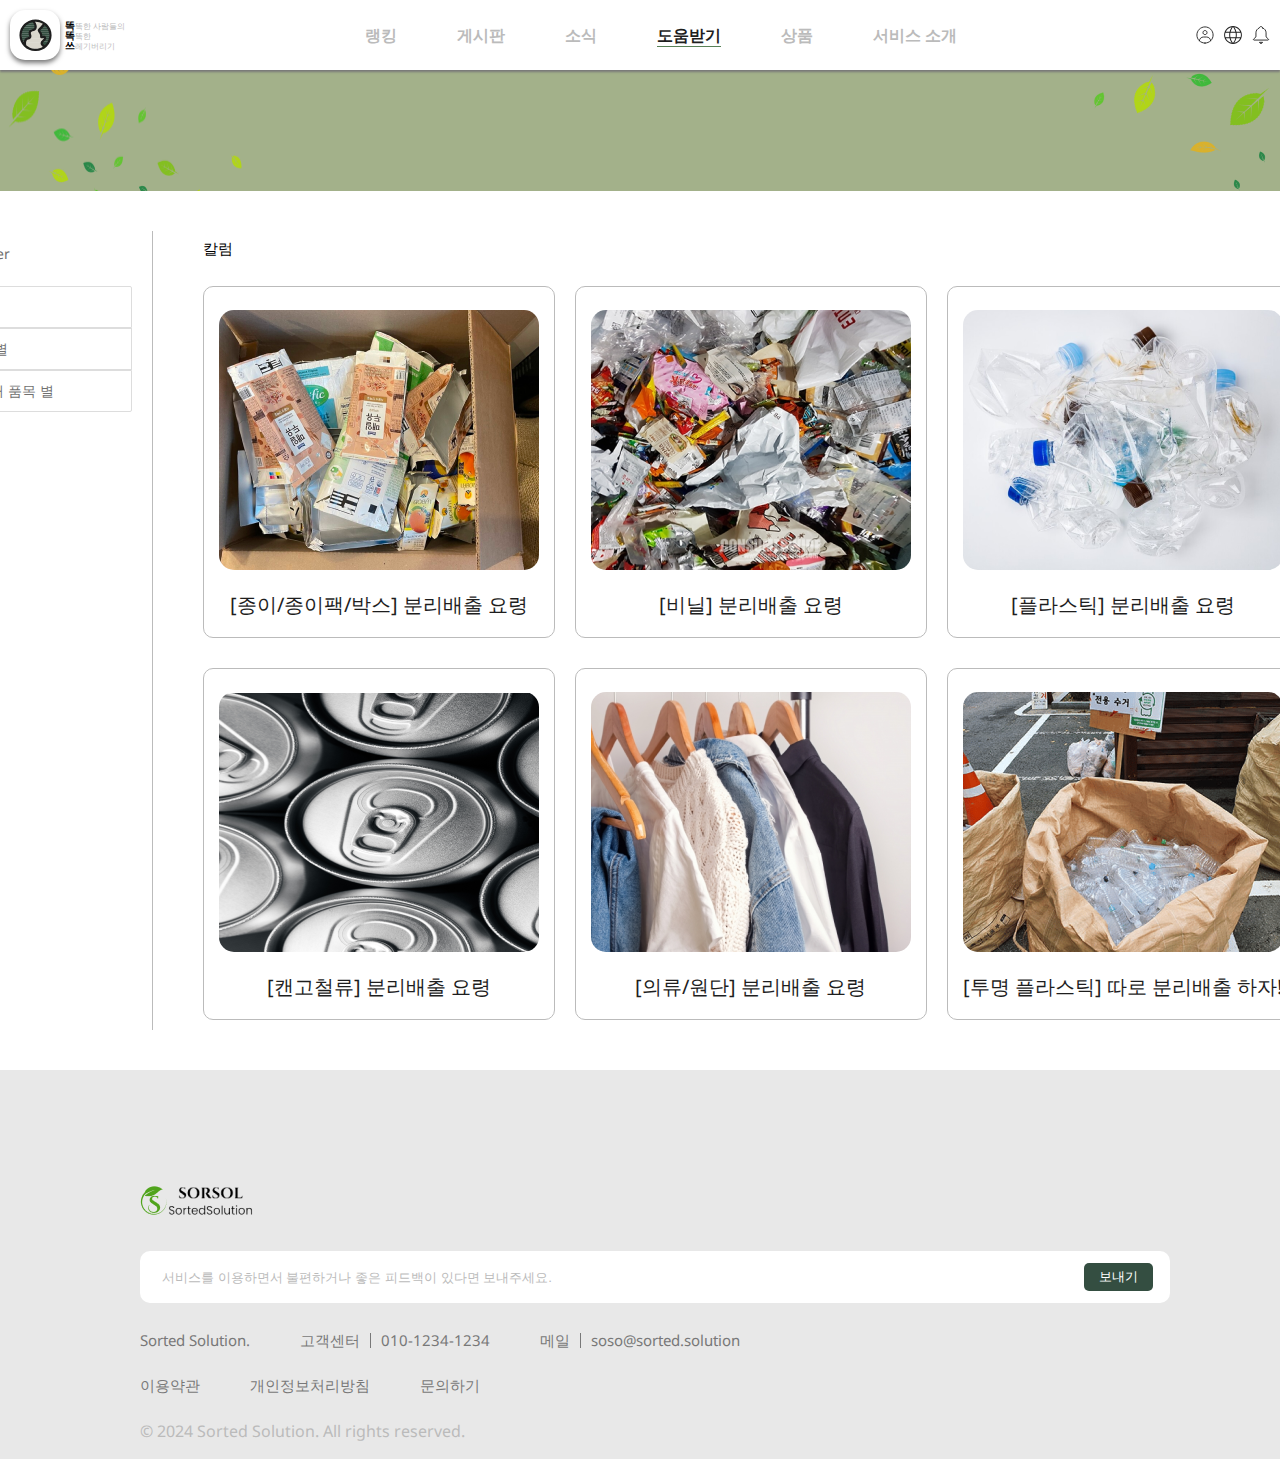
<file: pages/sortedPage.html>
<!DOCTYPE html>
<html lang="en">
<head>
    <meta charset="UTF-8">
    <meta name="viewport" content="width=device-width, initial-scale=1.0">
    <title>똑똑쓰 : 분리수거 방법</title>
    <link rel="stylesheet" href="../styles/main.css">
    <link rel="stylesheet" href="../styles/sorted.css">
    <link href='https://fonts.googleapis.com/css?family=Noto Sans' rel='stylesheet'>
    <link rel="stylesheet" type="text/css" href="../styles/menu.css">
    <link rel="stylesheet" href="../styles/footer.css">
    <link rel="icon" href="../assets/logo.png">
</head>
<body>
    <div class="menu">
        <div class="menu-wrap">
            <div class="menu-icon-left">
                <div class="main-icon">
                    <a class="main-icon-img" href="../index.html">
                        <img src="../assets/icon/logo-inner.svg"/>
                    </a>
                    <a class="main-icon-text" href="../index.html">
                        <span><mark>똑</mark>똑한 사람들의</span>
                        <span><mark>똑</mark>똑한</span>
                        <span><mark>쓰</mark>레기버리기</span>
                    </a>
                </div>
            </div>
            <div class="menu-content">
                <span><a href="./rankingPage.html" style="color: #bbbbbb;">랭킹</a></span>
                <span><a href="./communityPage.html" style="color: #bbbbbb;">게시판</a></span>
                <span><a href="./examplePage.html" style="color: #bbbbbb;">소식</a></span>
                <span><a href="./sortedPage.html" style="border-bottom: 1px solid #588157;">도움받기</a></span>
                <span><a href="./goodsPage.html" style="color: #bbbbbb;">상품</a></span>
                <span><a href="./introductionPage.html" style="color: #bbbbbb;">서비스 소개</a></span>
            </div>
            <div class="menu-icon-right" style="position: relative;">
                <img src="../assets/icon/menu-user.svg"/>
                <img src="../assets/icon/menu-lang.svg"/>
                <img src="../assets/icon/menu-alarm.svg"/>
            </div>
        </div>
    </div>
    
    <div style="width: 100vw; display : flex; justify-content : center; background-color : #A3B18A;">
        <div style="width: 100%; display : flex; justify-content:space-between;">
            <img src="../assets/left_leaf.png" alt="">
            <img src="../assets/right_leaf.png" alt="">
        </div>
    </div>

    <div class="content" style="width: 100vw; display : flex; justify-content:center; background-color : #ffffff;">
        <div class="wrap" style="width: 100%;">
            <div class="filter-box">
                <div class="filter-header">
                    <img src="../assets/icon/filter-icon.svg" alt="">
                    <span>Filter</span>
                </div>
                <ul class="filter-ul">
                    <li>
                        <div class="filter-check" style="background-color: #344E41;"></div>
                        <span style="color: #344E41;">전체</span>
                    </li>
                    <li>
                        <div class="filter-check"></div>
                        <span>단과대 별</span>
                    </li>
                    <li>
                        <div class="filter-check"></div>
                        <span>분리수거 품목 별</span>
                    </li>
                </ul>
            </div>

            <div class="sorted-content">
                <span>칼럼</span>
                <div style="display: flex; gap : 20px;">
                    <div class="sorted-content-box">
                        <img src="../assets/papersorted.png" alt="">
                        <span>[종이/종이팩/박스] 분리배출 요령</span>
                    </div>
                    <div class="sorted-content-box">
                        <img src="../assets/vinylsorted.png" alt="">
                        <span>[비닐] 분리배출 요령</span>
                    </div>
                    <div class="sorted-content-box">
                        <img src="../assets/plasticsorted.png" alt="">
                        <span>[플라스틱] 분리배출 요령</span>
                    </div>
                </div>
                <div style="display: flex; gap : 20px;">
                    <div class="sorted-content-box">
                        <img src="../assets/cansorted.png" alt="">
                        <span>[캔고철류] 분리배출 요령</span>
                    </div>
                    <div class="sorted-content-box">
                        <img src="../assets/clothsorted.png" alt="">
                        <span>[의류/원단] 분리배출 요령</span>
                    </div>
                    <div class="sorted-content-box">
                        <img src="../assets/transplasticsorted.png" alt="">
                        <span>[투명 플라스틱] 따로 분리배출 하자!</span>
                    </div>
                </div>
            </div>
        </div>
        
    </div>

    <div style="width: 100vw; display : flex; justify-content : center;">
        <div class="footer" style="width: 1000px">
            <div class="company">
                <img src="../assets/SorSollogo.png" alt="">
                <img src="../assets/SorSolfont.png" alt="">
            </div>
            <div class="input">
                <input type="text" placeholder="서비스를 이용하면서 불편하거나 좋은 피드백이 있다면 보내주세요.">
                <button>보내기</button>
            </div>
    
            <div class="footer-content">
                <div class="footer-content-up">
                    <span>Sorted Solution.</span>
                    <div>
                        <span>고객센터</span>
                        <div></div>
                        <span>010-1234-1234</span>
                    </div>
                    <div>
                        <span>메일</span>
                        <div></div>
                        <span>soso@sorted.solution</span>
                    </div>
                </div>
                <div class="footer-content-bottom">
                    <span>이용약관</span>
                    <span>개인정보처리방침</span>
                    <span>문의하기</span>
                </div>
            </div>
            <span>© 2024 Sorted Solution. All rights reserved.</span>
        </div>
    </div>
</body>
</html>
</file>
<file: styles/menu.css>
.menu {
    width: 100vw;
    display: flex;
    justify-content: center;
}
.menu-wrap {
    width: 100%;
    height: 70px;
    box-shadow: 0px 1.5px 2px #787878;
    background-color: #ffffff;
    display: flex;
    justify-content: space-between;
    align-items: center;
    
    padding: 0px 10px;
}

.menu-content {
    display: flex;
    gap: 60px;
    & > span {
        text-decoration: none;
        color: #1e1e1e;
        font-size: 16px;
        font-weight: 600;
        & > a {
            text-decoration: none;
            color: #1e1e1e;
        }
    }
}


.main-icon {
    display: flex;
    gap: 5px;
}
.main-icon-img {
    width: 50px;
    height: 50px;
    border: none;
    border-radius: 15px;
    box-shadow: 0px 3px 5px #787878;

    display: flex;
    justify-content: center;
    align-items: center;
}

.main-icon-text {
    text-decoration: none;
    mark {
        background-color: transparent;
        font-weight: bold;
        font-size: 10px;
    }
    font-size: 8px;
    color: #bbbbbb;

    display: flex;
    flex-direction: column;
    justify-content: center;
}

.menu-icon-right {
    display: flex;
    justify-content: center;
    align-items: center;
    gap: 10px;

    img {
        width: 18px;
        height: 18px;
    }
}
</file>
<file: styles/home.css>
.layout-box {
    border: none;
    border-radius: 5px;
    background-color: #ffffff;
}


.user-rank {
    display: flex;
    gap: 10px;
    & .user {
        width: 200px;
        height: 250px;
        display: flex;
        flex-direction: column;
        align-items: center;
        justify-content:space-evenly;
        
        .user-top {
            width: 160px;
            display: flex;
            flex-direction: column;
            align-items: center;
            gap: 8px;
            .user-icon {
                width: 60px;
                height: 60px;
                border-radius: 50%;
                background-color: #d9d9d9;
    
                display: flex;
                justify-content: center;
                align-items: center;
            }
            .user-name {
                color: #1e1e1e;
                font-size: 20px;
                font-weight: 600;
            }
            .user-subtext {
                color: #787878;
                font-size: 6px;
                width: 145px;
                text-align: center;
            }
        }
        .user-middle {
            display: flex;
            flex-direction: column;
            gap: 6px;
            span {
                color: #1e1e1e;
                font-size: 10px;
            }
            img {
                height: 10px;
                width: 10px;
            }
            .user-text {
                height: 14px;
                display: flex;
                gap: 3px;
            }
        }
       .user-bottom {
            width: 160px;
            display: flex;
            font-size: 5px;
            color: #787878;
            justify-content: flex-end;
            .user-set {
                display: flex;
                gap: 1px;
                width: 40px;
            }
       }
        
    }
    .line-text {
        font-size: 6px;;
    }
    
    & .rank {
        width: 830px;
        height: 250px;
        display: flex;
        justify-content: center;
        align-items: center;
        gap: 15px;
        .rank-box {
            width: 180px;
            height: 190px;
            border: none;
            border-radius: 20px;

            box-shadow: 0px 4px 4px #787878;

            display: flex;
            flex-direction: column;
            justify-content: space-between;

            .rank-box-top {
                padding: 35px 10px;
                display: flex;
                flex-direction: column;
                gap: 10px;

                .rank-span-num {
                    font-size: 24px;
                    font-weight: 700;
                    mark {
                        background-color: transparent;
                        font-weight: 800;
                        font-size: 30px;
                    }
                }
                .rank-span-text {
                    font-size: 13px;
                    color: #787878;
                    mark {
                        background-color: transparent;
                        font-size: 14px;
                    }
                }
            }
            .rank-box-bottom {
                height: 100px;
                border-radius: 0px 0px 20px 20px;
                padding: 10px 10px;

                display: flex;
                flex-direction: column;
                justify-content: space-between;
                color: #ffffff;

                .rank-box-point {
                    font-weight: 800;
                    font-size: 20px;
                }
                .rank-box-nametag {
                    font-size: 12px;
                }
            }
        }
    }
}

.sorted-community {
    display: flex;
    width: 1080px;
}
.scrollbar::-webkit-scrollbar {
    width: 5px;
}

.scrollbar::-webkit-scrollbar-thumb {
    background: #588157; /* 스크롤바 색상 */
    border-radius: 10px; /* 스크롤바 둥근 테두리 */
}

.scrollbar::-webkit-scrollbar-track {
    background: #ffffff;  /*스크롤바 뒷 배경 색상*/
}
.sorted {
    width: 192px;
    height: 900px;
    overflow-y: scroll;
    display: flex;
    flex-direction: column;
    gap: 10px;
    align-items: center;
    padding: 10px 0px;
    direction: rtl;
    & > .sorted-box {
        width: 180px;
        height: 190px;
        padding: 0px 0px 15px 0px;
        display: flex;
        flex-direction: column;
        justify-content: space-between;
        align-items: center;
        border-radius: 10px;
        border: 1px solid #bbbbbb;

       
        & > img {
            width: 170px;
            height: 170px;
            object-fit: contain;
            border-radius: 10px;
        }
        & > span {
            font-size: 12px;
        }
    }
    
}
.community {
    margin-left: 10px;
    display: flex;
    flex-direction: column;
}

.banner {
    width: 800px;
    height: 120px;
    background-color: rgba(217, 217, 217, 25%);
    display: flex;
    justify-content: center;
    align-items: center;
    border-radius: 10px;;
    & > .banner-img {
        width: 790px;
        height: 130px;

        background-image: url("../assets/banner.png");
        background-size: contain;
        background-repeat: no-repeat;
        background-position: center;

        display: flex;
        justify-content: space-between;
    }
    & button {
        width: 125px;
        height: 36px;
        background-color: transparent;
        border-radius: 10px;
        border: 1px solid #ffffff;
        font-size: 20px;
        color: #ffffff;
        font-weight: bold;
    }
    & button:hover {
        color: rgb(217, 217, 217);
        background-color: #ffffff;
    }
    .banner-text-img {
        width: 110px;
        height: 95px;
        object-fit: contain;
        margin-right: 20px;
    }
}


div.community-write {
    width: 800px;
    height: 170px;
    background-color: #ffffff;
    border-radius: 5px;

    display: flex;
    flex-direction: column;

    div.community-write-content {
        height: 120px;
        border-bottom: 1px solid #dddddd;
        display: flex;
        justify-content: space-between;
        div.community-write-content--left {
            height: 100%;
            display: flex;
            padding: 0px 20px;
            gap: 10px;
            align-items: center;
            
            & input {
                border: none;
                width: 500px;
            }
            & input::placeholder {
                color: #999999;
                font-size: 16px;
            }
            & input:focus {
                outline: none;
            }
        }
        div.community-write-content--right{
            .div-icon {
                display: flex;
                padding: 10px 10px;
                gap: 6px;
            }
            .icon-box {
                width: 30px;
                height: 30px;
                border: none;
                border-radius: 50%;
                background-color: #DAD7CD;

                display: flex;
                justify-content: center;
                align-items: center;
            }
            .icon-togle {
                background-color: #DAD7CD;
                border-radius: 20px;
                font-size: 8px;
                display: flex;
                gap: 5px;
                font-size: 10px;
                width: 40px;
                color: #344E41;
                align-items: center;
                padding: 2px 10px 2px 15px;
            }
        }
    }
}

div.community-write-tag {
    display: flex;
    gap: 5px;
    align-items: center;
    justify-content: center;
    padding: 10px;
    span {
        font-size: 12px;
        color: #848688;
    }
    
    div.tag-wrap {
        display: flex;
        gap: 10px;
    }
    
}

div.community-line {
    display: flex;
    align-items: center;
    gap: 10px;
    overflow: hidden;
    width: 800px;
    span {
        width: 80px;
        color: #bbbbbb;
        font-size: 10px;
    }
    div.left-line, div.right-line {
        width: calc((100% - 80px) / 2 - 2px);
        height: 0px;
        border: 0.5px solid #bbbbbb;
    }
}

div.tag {
    border: none;
    border-radius: 20px;
    padding: 8px 18px;
    background-color: #D9D9D9;
    color: #ffffff;
    font-size: 8px;
}
div.tag:hover {
    background-color: #588157;
}


div.community-post {
    width: 800px;
    div.community-post-img {
        display: flex;
        flex-direction: column;
        justify-content: space-between;
    }
    div.community-post-header {
        height: 160px;
        background-color: rgba(255,255,255,0.8);
        div.user {
            display: flex;
            padding: 0px 20px;
            gap: 10px;
        }
        div.set-div {
            display: flex;
            justify-content: flex-end;
            padding: 10px 10px;
        }

        div.userset {
            display: flex;
            flex-direction: column;
        }

        div.post-user {
            display: flex;
            gap: 5px;
            flex-direction: column;
            align-items: flex-start;
            .username {
                color: #1e1e1e;
                font-size: 20px;
                font-weight: 600;
            }
            .userset {
                color: #707070;
                font-size: 14px;
            }
        }
        div.post-content {
            padding: 10px 30px;
            font-size: 14px;
            color: #1e1e1e;
        }
    }
    div.community-post-center {
        display: flex;
        justify-content: space-between;
        padding: 0px 20px;
    }
    div.community-post-footer {
        display: flex;
        justify-content: flex-end;
        padding: 0px 5px;
        align-items: center;
        height: 40px;
        .right-box {
            display: flex;
            gap: 200px;
        }
        .tag-box {
            display: flex;
            gap: 5px;
        }
    }
    div.community-post-log {
        background-color: #ffffff;
        font-size: 14px;
        color: #707070;
        display: flex;
        padding: 10px 20px;
        gap: 10px;
        width: 760px;
        
        div.log-keyword-div {
            display: flex;
            align-items: center;
            gap: 3px;
        }
    }
}


div.write-user {
    width: 60px;
    height: 60px;
    border: none;
    border-radius: 50%;

    background-color: #dddddd;

    display: flex;
    align-items: center;
    justify-content: center;
    & > img {
        margin-top: 8px;
    }

}

.community-content {
    display: flex;
    flex-direction: column;
    gap: 10px;
    height: 600px;
    overflow: scroll;
}
</file>
<file: styles/footer.css>
.footer {
    width: 1000px;
    display: flex;
    flex-direction: column;
    gap: 30px;
    padding: 10px 0px 20px 0px;
    margin-top: 100px;
    & > span {
        color: #BBBBBB;
        font-size: 16px;
    }
    & > .company { 
        display: flex;
        align-items: center;
    }
    & > .footer-content {
        font-size: 15px;
        color: #787878;
        display: flex;
        flex-direction: column;
        gap: 30px;
        .footer-content-up {
            display: flex;
            gap: 50px;
            & > div {
                display: flex;
                gap: 10px;
                & > div {
                    width: 1px;
                    height: 15px;
                    background-color: #787878;
                }
            }
        }
        .footer-content-bottom {
            display: flex;
            gap: 50px;
        }
    }

    & > .input {
        width: 1000px;
        background-color: #ffffff;
        border-radius: 10px;
        padding: 12px 10px 12px 20px;
        display: flex;
        gap: 20px;
        & > input {
            border: none;
            width: 900px;
            background-color: transparent;
        }
        & > input::placeholder {
            color: #BBBBBB;
        }
        & > button {
            background-color: #344E41;
            color: #ffffff;
            border: none;
            border-radius: 5px;
            padding: 5px 15px;
        }
    }
}
</file>
<file: styles/community.css>
.wrap {
    display: flex;
    gap: calc((100% - 900px) / 2 - 200px);
    padding: 10px 20px;
}

div.write-user {
    width: 60px;
    height: 60px;
    border: none;
    border-radius: 50%;

    background-color: #dddddd;

    display: flex;
    align-items: center;
    justify-content: center;
    & > img {
        margin-top: 8px;
    }

}

.filter-box {
    display: flex;
    flex-direction: column;
    gap: 10px;
    div.filter-header {
        width: 110px;
        height: 25px;
        padding: 10px 20px;
        font-size: 14px;
        font-weight: 400;
        background-color: #ffffff;
        color: #707070;

        border : none;
        border-radius: 100px;

        display: flex;
        gap: 10px;
        align-items: center;
    }
    ul.filter-ul {
        width: 200px;
        background-color: #ffffff;
        border: none;
        & > li:first-child{
            border-radius: 2px 2px 0px 0px;
        }
        & > li:last-child {
            border-radius: 0px 0px 2px 2px;
        }
        & > li {
            border: 1px solid #dddddd; 
            font-size: 14px;
            font-weight: 300;
            height: 40px;

            display: flex;
            align-items: center;
            gap: 10px;
            color: #707070;
            & > div {
                width: 5px;
                height: 42px;
                border: none;
            }
            & > div:first-child {
                border-radius: 2px 0px 0px 0px;
            }
            & > div:last-child {
                border-radius: 0px 0px 0px 2px;
            }
        }
        
    }
}

div.tag {
    border: none;
    border-radius: 20px;
    padding: 8px 18px;
    background-color: #D9D9D9;
    color: #ffffff;
    font-size: 12px;
}
div.tag:hover {
    background-color: #588157;
}

.community-box {
    width: 900px;
    display: flex;
    flex-direction: column;
    gap: 10px;

    div.community-write {
        width: 100%;
        height: 170px;
        background-color: #ffffff;
        border-radius: 5px;

        display: flex;
        flex-direction: column;

        div.community-write-content {
            height: 120px;
            border-bottom: 1px solid #dddddd;
            display: flex;
            justify-content: space-between;
            div.community-write-content--left {
                height: 100%;
                display: flex;
                padding: 0px 20px;
                gap: 10px;
                align-items: center;
                
                & input {
                    border: none;
                    width: 500px;
                }
                & input::placeholder {
                    color: #999999;
                    font-size: 16px;
                }
                & input:focus {
                    outline: none;
                }
            }
            div.community-write-content--right{
                .div-icon {
                    display: flex;
                    padding: 10px 10px;
                    gap: 6px;
                }
                .icon-box {
                    width: 30px;
                    height: 30px;
                    border: none;
                    border-radius: 50%;
                    background-color: #DAD7CD;

                    display: flex;
                    justify-content: center;
                    align-items: center;
                }
            }
        }
    }

    div.community-write-tag {
        display: flex;
        gap: 5px;
        align-items: center;
        justify-content: center;
        padding: 10px;
        span {
            font-size: 12px;
            color: #848688;
        }
        
        div.tag-wrap {
            display: flex;
            gap: 10px;
        }
        
    }

    div.community-line {
        display: flex;
        align-items: center;
        gap: 10px;
        overflow: hidden;
        span {
            width: 80px;
            color: #bbbbbb;
            font-size: 10px;
        }
        div.left-line, div.right-line {
            width: calc((100% - 80px) / 2 - 2px);
            height: 0px;
            border: 0.5px solid #bbbbbb;
        }
    }

    div.community-post {
        width: 900px;
        div.community-post-img {
            display: flex;
            flex-direction: column;
            justify-content: space-between;
        }
        div.community-post-header {
            height: 160px;
            background-color: rgba(255,255,255,0.8);
            div.user {
                display: flex;
                padding: 0px 20px;
                gap: 10px;
            }
            div.set-div {
                display: flex;
                justify-content: flex-end;
                padding: 10px 10px;
            }

            div.userset {
                display: flex;
                flex-direction: column;
            }

            div.post-user {
                display: flex;
                gap: 5px;
                flex-direction: column;
                align-items: center;
                .username {
                    color: #1e1e1e;
                    font-size: 20px;
                    font-weight: 600;
                }
                .userset {
                    color: #707070;
                    font-size: 14px;
                }
            }
            div.post-content {
                padding: 10px 30px;
                font-size: 14px;
                color: #1e1e1e;
            }
        }
        div.community-post-center {
            display: flex;
            justify-content: space-between;
            padding: 0px 20px;
        }
        div.community-post-footer {
            display: flex;
            justify-content: flex-end;
            padding: 0px 5px;
            align-items: center;
            height: 40px;
            .right-box {
                display: flex;
                gap: 200px;
            }
            .tag-box {
                display: flex;
                gap: 5px;
            }
        }
        div.community-post-log {
            background-color: #ffffff;
            font-size: 14px;
            color: #707070;
            display: flex;
            padding: 10px 20px;
            gap: 10px;
            
            div.log-keyword-div {
                display: flex;
                align-items: center;
                gap: 3px;
            }
        }
    }

}
</file>
<file: styles/goods.css>
.content-goods {
    width: 1040px;
    padding: 60px 0px;
    background-color: #ffffff;

    border: none;
    border-radius: 5px;

    display: flex;
    flex-direction: column;
    align-items: center;
    gap: 10px;
}


.goods-sendus-box {
    width: 845px;
    background-color: #E8E8E8;
    border: none;
    border-radius: 10px;

    padding: 5px 10px 5px 50px;
    display: flex;
    justify-content: space-between;
    align-items: center;
    font-size: 14px;
    color: #787878;
    
    button {
        border: 1px solid #787878;
        padding: 3px 20px;
        color: #787878;
        border-radius: 10px;
    }

    button:hover {
        background-color: #787878;
        color: #E8E8E8;
    }
}

.goods-itembox {
    width: 900px;

    display: flex;
    flex-direction: column;
    gap: 10px;
}
.banner {
    width: 900px;
    height: 120px;
    background-image: url('../assets/banner.png');
    background-repeat: no-repeat;
    background-size: contain;
    .container {
        background-color: rgba(217, 217, 217, 25%);
        display: flex;
        justify-content: space-between;
        & > img {
            width: 120px;
            height: 110px;
            object-fit: contain;
        }
    }
    span {
        text-align: right;
    }
    .text-box {
        padding: 40px 0px;
        width: 400px;
        display: flex;
        flex-direction: column;
        gap: 5px;
    }
    .title {
        font-size: 30px;
        font-weight: bold;
        color: #ffffff;
    }
    .content-span {
        font-size: 15px;
        font-weight: bold;
        color: #787878;
    }
}
.goods-itembox-small {
    width: 400px;

    border: none;
    border-radius: 10px;

    color: #ffffff;
    background-color: #344E41;
    display: flex;
    justify-content: space-between;
    padding: 30px 20px;

    .text-box {
        display: flex;
        flex-direction: column;
        gap: 20px;
        padding: 10px 0px;

        & > div {
            font-size: 30px;
            font-weight: 700;
            display: flex;
            flex-direction: column;
            align-items: center;
            gap: 5px;
        }
        & > span {
            margin-left: 20px;
        }
        button {
            background-color: transparent;
            border: 1px solid #ffffff;
            border-radius: 10px;
            padding: 5px 10px;
            color: #ffffff;
        }
        button:hover {
            background-color: #ffffff;
            color: #344E41;
        }
    }
    .list {
        display: flex;
        justify-content: flex-end;
        ul {
            display: flex;
            flex-direction: column;
            justify-content: center;
            gap: 5px;
        }
        li {
            width: 10px;
            height: 10px;
            border-radius: 50%;
        }
    }
}

.goods-itembox-big {
    width: 720px;
    display: flex;
    justify-content: space-between;
    gap: 20px;
    padding: 40px 20px 40px 160px;

    border-radius: 10px;
    box-shadow: 2px 2px 1px #787878;
    & > div {
        display: flex;
        flex-direction: column;
        align-items: center;
        gap: 20px;
    }
    ul {
        display: flex;
        flex-direction: column;
        justify-content: center;
        gap: 5px;
        li {
            width: 10px;
            height: 10px;
            border-radius: 50%;
        }
    }
    .text-box {
        font-size: 30px;
        font-weight: bold;
        display: flex;
        gap: 10px;
        padding: 20px 0px;
    }
    button {
        width: 100px;
        font-size: 15px;
        padding: 5px 10px;
        background-color: transparent;
        border-radius: 10px;
    }
    .hover-a:hover {
        background-color: #1e1e1e !important;
        color: #ffffff !important;
    }
    .hover-b:hover {
        background-color: #ffffff !important;
        color: #DAD7CD !important;
    }
}
</file>
<file: styles/introduction.css>
@keyframes motion {
	0% {margin-top: 0px;}
	100% {margin-top: 10px;}
}

.intro-content-center {
    width: 100%;

}
.service {
    height: 100%;
    width: 100%;
    background-color: #344E41;
    position: relative;
    display: flex;
    flex-direction: column;
    justify-content: center;
    align-items: center;
    .left {
        display: flex;
        flex-direction: column;
        gap: 20px;
        align-items: end;
    }
    .text-sect2 {
        font-size: 20px;
        color: #787878;
        display: flex;
        flex-direction: column;
        gap: 50px;
    }
    .column {
        display: flex;
        flex-direction: column;
        justify-content: center;
    }
    .center {
        display: flex;
        gap: 30px;
        & > img {
            margin-top: -30px;
        }
    }
    .p-div {
        display: flex;
        flex-direction: column;
        align-items: end;
    }
    .left > .title {
        font-size: 50px;
        font-weight: bold;
        color: #FFFFFF;
    }
    .left > button {
        color: #787878;
        font-size: 15px;
        font-weight: bold;
        padding: 8px 10px;
        border: none;
        border-radius: 5px;
    }
    .left > button:hover {
        background-color: #344e41;
        color: #787878;
        border : 1px solid #787878;
    }
    .span-left {
        color: #BBBBBB;
        font-size: 25px;
    }
    .span-right {
        color: #e8e8e8;
        font-size: 30px;
        font-weight: bold;
    }
    .service-footer {
        color: #BBBBBB;
        position: absolute;
        font-size: 20px;
        top: 1000px;
        & img {
            animation: motion 0.3s linear 0s infinite alternate; 
            margin-top: 0px;
        }
    }
}

.samepfont {
    color : #FFFFFF;
}

.text-content {
    padding: 0 20px; 
    margin-left : 25%;
    flex-direction: column;
    justify-content: space-between;
    color : #BBBBBB;
}

.text-wrap button {
    border-radius: 10px;
    height: 40px;
}

.service-bottom-text {
    align-self: flex-end; 
    position: absolute;
    bottom : 8%;
    left :32%;
    color : #BBBBBB;
    font-size: 30px;
}

.bottom-text img { 
    max-width: 20%; 
    height: auto;
}

.point {
    border : solid 1px;
    height: 55vw;
    width: 100%;
    background-color: #FFFFFF;
}
.pointmiddle {
    position: relative;
    height: 100%;
    width: 100%;
}
.pointbackimg {
    position: absolute;
    top : 20%;
    left : 13%;
}
.pointfrontimg {
    position: absolute;
    top : 17%;
    left : 11%;
}
.pointrightArrow {
    position: absolute;
    top : 57%;
    right : 20%;
}
.pointrighttext {
    position : absolute;
    top : 53%;
    right : 10%;
    text-align: center;
    color : #787878;
    font-size: 16px;
}
.pointmiddletext {
    position: absolute;
    top : 25%;
    left : 55%;
    display: flex;
    flex-direction: column;
    justify-content: flex-start;
}

.point h3 {
    position: absolute;
    bottom :5%;
    left : 45%;
    color : #BBBBBB;
}
.titlep {
    color : #1E1E1E;
    font-weight: bold;
    font-size: 30px;
    margin-bottom : 1%;
}
.titlediscription {
    color : #BBBBBB;
    font-size: 15px;
}

.pointmiddletext hr {
    width: 10%;
    color : #344E41;
}
.pointmaintext {
    color : #787878;
    text-align: center;
    font-size: 16px;
}
.community {
    border : solid 1px;
    height: 55vw;
    width: 100%;
    background-color: #588157;
    text-align: center;   
    position: relative;
}
.communityimgtotextone {
    position: absolute;
    height: 1%;
    width: 8%;
    top : 36%;
    left : 70%;
    z-index: 1;

}
.communityimgtotexttwo {
    position: absolute;
    height: 1%;
    width: 8%;
    top : 50%;
    left : 70%;
    z-index: 1;

}

.community h1 {
    margin : 4%;
    color : #FFFFFF;
}

.community p {
    margin : 3%;
    color : #F3F3F3;
}

.community h3 {
    margin-top : 8%;
    color : #BBBBBB;
}
.communityimg {
    height: 50%;
    width: 50%;
}

.community-text-container { 
    display: flex;
    flex-direction: column; 
    position: absolute;
    width: 20%;
    right : 0;
    top: 22%; 
    margin: 5%;
    color : #787878;
}

.community-secondp {
    margin-top : 5%;
}

.ranking {
    border : solid 1px;
    height: 55vw;
    width: 100%;
    background-color: #FFFFFF;
    text-align: center;
    position: relative;
}
.ranking h1 {
    margin-top : 5%;
    color : #787878;
}
.ranking p {
    color : #787878;
}
.ranking h3 {
    color : #BBBBBB;
    margin-top : 35%;
}
.rankingmiddle {
    display: flex;
    flex-direction: row;
    justify-content: center;
    margin-top : 5%;
    position: relative;
}
.rankingimgtotextone {
    position: absolute;
    height: 1%;
    width: 12%;
    top : 40%;
    left : 50%;
    z-index: 1;
}
.rankingimgtotexttwo {
    position: absolute;
    height: 1%;
    width: 11%;
    top : 60%;
    left : 51%;
    z-index: 1;
}
.rankingimgshadow img {
    display: block;
    box-shadow: 1px 0px 10px rgba(0, 0, 0, 0.5);
}
.rankingmainimg{
    height: 45vh;
    width: 45vw;
    position: absolute;
    left : 10%;
}

.ranking-text-container { 
    display: flex;
    flex-direction: column; 
    position: absolute;
    right : 15%; 
    top: 0; 
    margin: 5%;
    color : #787878;
}

.ranking-secondp {
    margin-top : 14%;
}
.downarrow {
    height: 20px;
    width: 20px;
}
.sorted {
    border : solid 1px;
    height: 55vw;
    width: 100%;
    background-color: #A3B18A;
    text-align: center;   
    position: relative;
}
.sortedimgtotextone {
    position: absolute;
    top : 46%;
    left : 28%;
    height: 1%;
    width: 8%;
    z-index: 1;
}
.sortedimgtotexttwo {
    position: absolute;
    top : 60%;
    left : 30%;
    height: 1%;
    width: 14%;
    z-index: 1;
}

.sorted h1 {
    margin : 4%;
    color : #FFFFFF;
}

.sorted p {
    margin : 3%;
    color : #F3F3F3;
}

.sorted h3 {
    position: absolute;
    bottom :5%;
    left : 42%;
    color : #BBBBBB;
}
#sortedimg {
    margin-top: 2%;
    height: 50vh;
    position: absolute;
    right : 13%;
}
.sorted-text-container { 
    display: flex;
    flex-direction: column; 
    position: absolute;
    left : 10%; 
    top: 35%; 
    margin: 5%;
    color : #787878;
}

#sorted-secondp {
    margin-top : 25%;
}

.pointstore {
    border : solid 1px;
    height: 55vw;
    width: 100%;
    background-color: #DAD7CD;
    text-align: center;   
    position: relative;
}
#pointstore  h1 {
    margin : 4%;
    color : #FFFFFF;
}

.pointstore  p {
    margin : 3%;
    font-size: 1.3rem;
    color : #F3F3F3;
}

.pointstore img {
    margin-top: 2%;
    height: 50vh;
    position: absolute;
    left : 13%;
}

#pointstorep {
    color : #f3f3f3;
    position: absolute;
    right : 15%;
    text-align: left;
    font-size: 1.4rem;
}
.pointstorelink {
    position: absolute;
    top : 30%;
    left : 59%;
    z-index: 1;
    border : solid 0.2px #1E1E1E;
    background-color: #1E1E1E;
    width: 6%;
    height: 0.2px;
    transform: rotate(-25deg);
}
.pointstorecircle {
    position: absolute;
    top : 32%;
    left : 59.1%;
    z-index: 2;
    border : solid 0.2px #1E1E1E;
    background-color: #1E1E1E;
    border-radius: 50%;
    height: 0.5%;
    width: 0.3%;
}
</file>
<file: styles/mainpage.css>
body {
    margin : 0px;
    padding : 0px;
    background-color: rgba(245, 243, 243, 0.78);
}

#top {
    height: 20%;
    width: 100%;
    background-color: white;
    display: flex;
    justify-content: space-between;
    align-items: center;
}

.middle {
    font-size: 20px;
    display: flex;
    flex-direction: row;
    gap : 30px;
}

a {
    text-decoration: none;
}

#right {
    margin-right : 20px;
}

#t-img {
    margin-top : 0.5%;
    margin-left : 1%;
}

#fontlogo {
    margin-bottom : 10%;
}

#main {
    background-color: aquamarine;
    height: 20%;
}

#footmargin {
    margin-top : 3%;
    margin-left : 3%;
}

.input-wrapper {
    margin-top : 2%;
    margin-bottom: 3%;
    position: relative;
    display: inline-block;
}

.input-wrapper input {
    padding-left : 1%;
    padding-right: 50px; 
    width: 86vw; 
    height: 40px; 
    border-radius: 10px;
}

.input-wrapper button {
    position: absolute;
    right: 2%;
    top: 50%; 
    transform: translateY(-50%); 
    height: 30px; 
}

.footfont {
    color: #787878;
    display: flex;
    gap : 20px;
}

#lastfooter {
    color : #BBBBBB;
    font-size: 2%;
    margin-bottom: 2%;
}
</file>
<file: styles/ranking.css>
.main {
    display: flex;
    justify-content: center;
    align-items: center;
    height: 100vh;
    width: 100%;
}

.rank-content {
  width: 1000px;
  background-color: #ffffff;
  display: flex;
  gap: 30px;
  flex-direction: column;
  border-radius: 5px;
  padding: 10px 0px 100px 0px;
}

.rank {
  width: 1000px;
  height: 250px;
  display: flex;
  justify-content: center;
  align-items: center;
  gap: 15px;
  .rank-box:hover {
    width: 200px;
    height: 210px;
    font-weight: bold !important;
    .rank-box-top {
      background-color: #ffffff;
    }
    .ingage {
      visibility: visible;
    }
  }
  .rank-box {
      width: 180px;
      height: 190px;
      position: relative;
      border: none;
      border-radius: 20px;

      box-shadow: 0px 4px 4px #787878;

      display: flex;
      flex-direction: column;
      justify-content: space-between;
      .ingage {
        position: absolute;
        top: 263px;
        width: 190px;
        height: 4px;

        border-radius: 15px;
        visibility: hidden;
      }
      
      .rank-box-top {
          padding: 35px 10px;
          display: flex;
          flex-direction: column;
          gap: 10px;
          background-color: #BBBBBB;
          border-radius: 20px 20px 0px 0px;
          .rank-span-num {
              font-size: 24px;
              font-weight: 700;
              mark {
                  background-color: transparent;
                  font-weight: 800;
                  font-size: 30px;
              }
          }
          .rank-span-text {
              font-size: 13px;
              color: #787878;
              mark {
                  background-color: transparent;
                  font-size: 14px;
              }
          }
      }
      .rank-box-bottom {
          height: 100px;
          border-radius: 0px 0px 20px 20px;
          padding: 10px 10px;

          display: flex;
          flex-direction: column;
          justify-content: space-between;
          color: #ffffff;

          .rank-box-point {
              font-weight: 800;
              font-size: 20px;
          }
          .rank-box-nametag {
              font-size: 12px;
          }
      }
  }
}

.top-icon-box {
  padding: 10px 0px 60px 0px;
  width: 100%;
  display: flex;
  justify-content: flex-end;
  gap: 10px;
  font-size: 12px;
  color: #bbbbbb;

  & > div {
    padding: 0px 120px;
    display: flex;
    gap: 10px;
    & > div {
      display: flex;
      gap: 2px;
    }
  }
}

.gage-container {
  width: 1000px;
  display: flex;
  justify-content: center;
  margin-bottom: 50px;
  .gage-box {
    width: 770px;
    height: 10px;
    background-color: #E8E8E8;
    border-radius: 5px;
    display: flex;
    align-items: center;
    .gage {
      background-color: #588157;
      width: 200px;
      height: 4px;
      border-radius: 15px;
      margin-left: 380px;
    }
  }
}

.graph-container {
  width: 1000px;
  display: flex;
  justify-content: center;
  gap: 10px;
}
.bar-graph-box, .statistics-graph-box {
  width: 380px;
  height: 440px;
  background-color: #f3f3f3;
  border-radius: 10px;
  display: flex;
  flex-direction: column;
  align-items: center;
  .explan-box {
    padding: 5px;
    margin-left: 20px;
    display: flex;
    width: 380px;
    gap: 5px;
    & > span {
      font-size: 12px;
      color: #787878;
    }
  }
  
}
.bar-graph {
  width: 350px;
  height: 400px;
  margin: 0px 15px;

  display: flex;
  flex-direction: column;
  .bar {
    position: relative;
    width: 348px;
    height: 340px;
    display: flex;
    justify-content: flex-end;
    & > hr {
      position: absolute;
      width: 348px;
      background-color: #E8E8E8;
      border: 0.5px solid #E8E8E8;
      z-index: 1;
    }
    & > ul {
      width: 348px;
      height: 340px;
      display: flex;
      gap: 36px;
      li {
        width: 60px;
        height: 340px;
        display: flex;
        flex-direction: column;
        justify-content: flex-end;
        & > div {
          width: 60px;
          border-radius: 15px 15px 0px 0px;
          background-color: #787878;
          z-index: 2;
        }
        & > div:hover {
          background-color: #588157;
        }
      }
    }
  }
 
  .x-explan {
    width: 348px;
    height: 60px;
    border: none;
    border-radius: 0px 0px 15px 15px;
    background-color: #ffffff;
    display: flex;
    gap: 36px;
    & > div {
      padding: 10px 0px 0px 0px;
      width: 60px;
      display: flex;
      flex-direction: column;
      align-items: center;
      & > span {
        font-size: 12px;
      }
    }
  }
}
.statistics-graph-box {
  gap: 10px;
}
.statistics-btn {
  width: 320px;
  border-radius: 10px;
  padding: 15px 20px;
  display: flex;
  justify-content: center;
  gap: 5px;
  background-color: #ffffff;
  & > span {
    font-size: 16px;
    color: #787878;
  }
}
.statistics-content {
  background-color: #ffffff;
  width: 320px;
  border-radius: 10px;
  padding: 30px 20px;
  display: flex;
  gap: 10px;
  & > div {
    display: flex;
    flex-direction: column;
    gap: 30px;
    & > div {
      & > .univ {
        font-size: 16px;
        color: #BBBBBB;
      }
      & > .dem {
        font-size: 18px;
        font-weight: bold;
        color: #1e1e1e;
      }
    }
    & > span {
      font-size: 14px;
      color: #787878;
    }
  }
}
.statistics-header {
  background-color: #ffffff;
  width: 320px;
  border-radius: 10px;
  padding: 10px 20px;
  display: flex;
  flex-direction: column;
  gap: 20px;
  .statistics-header-up {
    display: flex;
    gap: 10px;
    & > span {
      font-size: 20px;
      font-weight: bold;
    }
    & > div {
      display: flex;
      font-size: 8px;
      align-items: end;
      display: flex;
      gap: 3px;
    }
  }
  .statistics-header-bottom {
    display: flex;
    justify-content: space-between;

    & > div {
      font-size: 12px;
      color: #787878;
      display: flex;
      gap: 5px;
      align-items: end;
    }
    & > span {
      font-size: 30px;
      font-weight: bold;
      color: #588157;
    }
  }
}
</file>
<file: styles/sorted.css>
.wrap {
    display: flex;
    justify-content: center;
    gap: 20px;
}


.filter-box {
    display: flex;
    flex-direction: column;
    gap: 10px;
    div.filter-header {
        width: 110px;
        height: 25px;
        padding: 10px 20px;
        font-size: 14px;
        font-weight: 400;
        background-color: #ffffff;
        color: #707070;

        border : none;
        border-radius: 100px;

        display: flex;
        gap: 10px;
        align-items: center;
    }
    ul.filter-ul {
        width: 200px;
        background-color: #ffffff;
        border: none;
        & > li:first-child{
            border-radius: 2px 2px 0px 0px;
        }
        & > li:last-child {
            border-radius: 0px 0px 2px 2px;
        }
        & > li {
            border: 1px solid #dddddd; 
            font-size: 14px;
            font-weight: 300;
            height: 40px;

            display: flex;
            align-items: center;
            gap: 10px;
            color: #707070;
            & > div {
                width: 5px;
                height: 42px;
                border: none;
            }
            & > div:first-child {
                border-radius: 2px 0px 0px 0px;
            }
            & > div:last-child {
                border-radius: 0px 0px 0px 2px;
            }
        }
        
    }
}


.sorted-content {
    display: flex;
    flex-direction: column;
    gap: 30px;
    padding: 10px 50px;
    border-left: 1px solid #bbbbbb;
    & > span {
        font-size: 15px;
    }

    .sorted-content-box {
        width: 330px;
        height: 330px;
        border: 1px solid #bbbbbb;
        border-radius: 10px;
        padding: 10px;

        display: flex;
        flex-direction: column;
        justify-content: space-around;
        align-items: center;
        & > img {
            border-radius: 15px;
        }
        & > span {
            font-size: 20px;
            color: #1e1e1e;
        }
    }
    .sorted-content-box:hover {
        box-shadow: 2px 2px 2px #bbbbbb;
    }
}
</file>
<file: styles/main.css>
/* http://meyerweb.com/eric/tools/css/reset/ 
   v2.0 | 20110126
   License: none (public domain)
*/

html, body, div, span, applet, object, iframe,
h1, h2, h3, h4, h5, h6, p, blockquote, pre,
a, abbr, acronym, address, big, cite, code,
del, dfn, em, img, ins, kbd, q, s, samp,
small, strike, strong, sub, sup, tt, var,
b, u, i, center,
dl, dt, dd, ol, ul, li,
fieldset, form, label, legend,
table, caption, tbody, tfoot, thead, tr, th, td,
article, aside, canvas, details, embed, 
figure, figcaption, footer, header, hgroup, 
menu, nav, output, ruby, section, summary,
time, mark, audio, video {
	margin: 0;
	padding: 0;
	border: 0;
	font-size: 100%;
	font: inherit;
	font-family: 'Noto Sans';
	vertical-align: baseline;
}
/* HTML5 display-role reset for older browsers */
article, aside, details, figcaption, figure, 
footer, header, hgroup, menu, nav, section {
	display: block;
}
body {
	line-height: 1;
}
ol, ul {
	list-style: none;
}
blockquote, q {
	quotes: none;
}
blockquote:before, blockquote:after,
q:before, q:after {
	content: '';
	content: none;
}
table {
	border-collapse: collapse;
	border-spacing: 0;
}

html {
	width: 1440px;
	background-color: #e8e8e8;
}

.content { 
	width: 100vw;

	display: flex;
	justify-content: center;
	
	padding: 40px 0px;
}

.content-center {
	width: 1000px;
	display: flex;
	flex-direction: column;
	gap: 10px;
}
</file>
